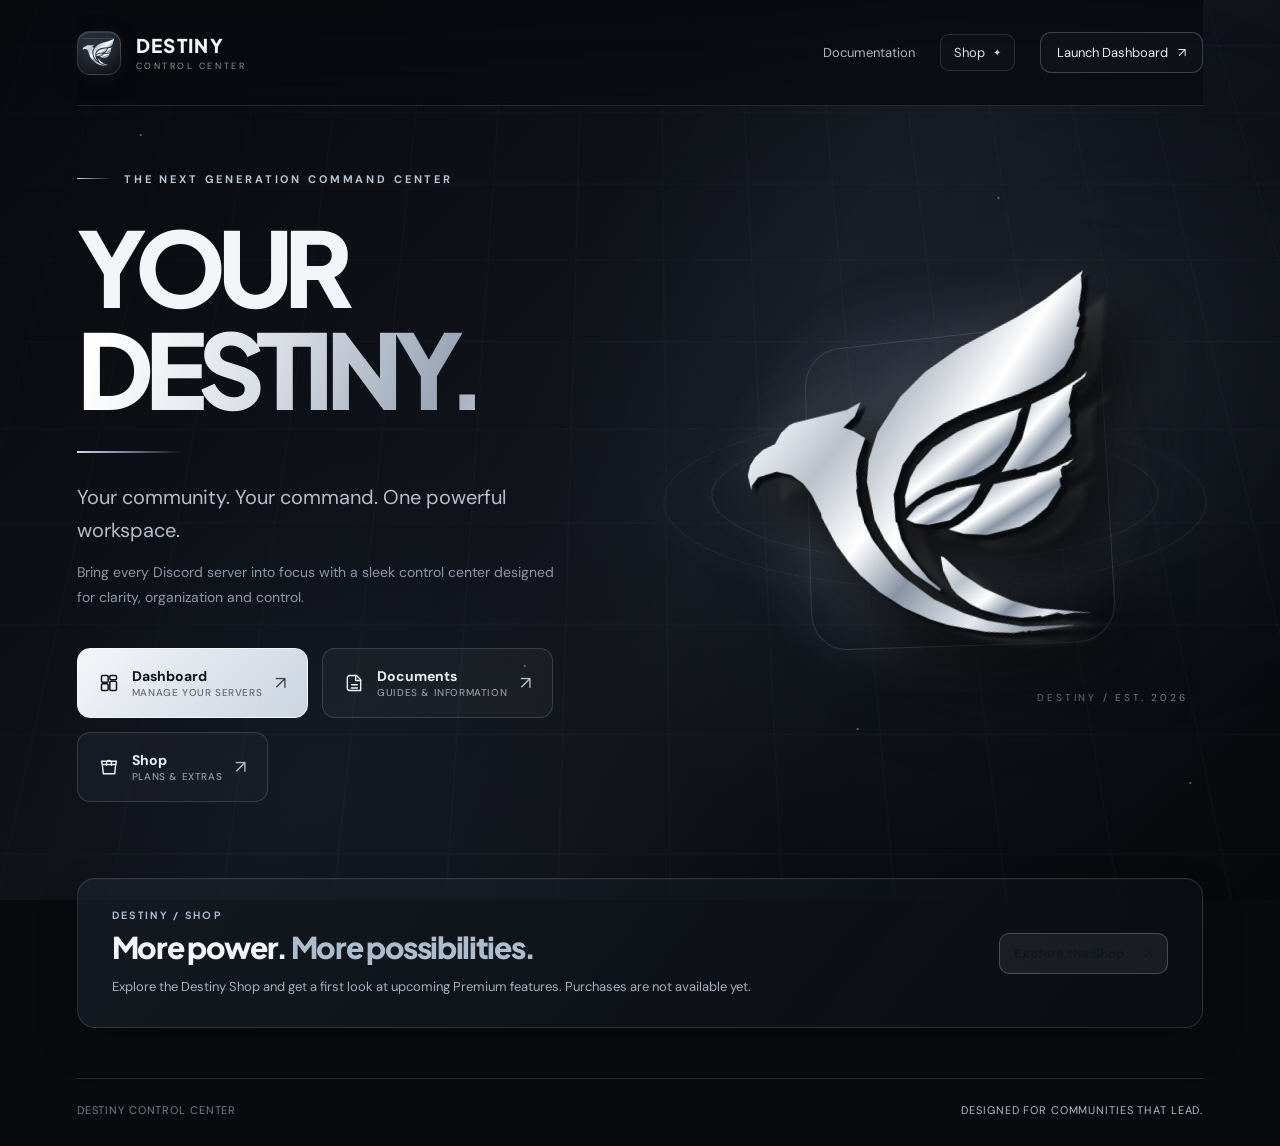
<file: index.html>
<!doctype html>
<html lang="en">
<head>
<meta charset="utf-8">
<meta name="viewport" content="width=device-width,initial-scale=1">
<meta name="theme-color" content="#07090c">
<meta name="description" content="Destiny, a modern command center for your Discord communities. Explore the dashboard and documentation.">
<meta property="og:title" content="Destiny | Control Center">
<meta property="og:description" content="One system. Every community. Enter the Destiny dashboard.">
<title>Destiny | Control Center</title>
<link rel="icon" href="./assets/destiny-eagle.svg" type="image/svg+xml">
<link rel="preconnect" href="https://fonts.googleapis.com">
<link rel="preconnect" href="https://fonts.gstatic.com" crossorigin>
<link href="https://fonts.googleapis.com/css2?family=DM+Sans:wght@400;500;600;700&family=Plus+Jakarta+Sans:wght@400;500;600;700;800&display=swap" rel="stylesheet">
<style>
:root{color-scheme:dark;--bg:#07080b;--ink:#f3f5f8;--muted:#949aa7;--metal:#c8cfd9}
*{box-sizing:border-box}
html{scroll-behavior:smooth}
body{margin:0;min-height:100vh;color:var(--ink);font:400 15px 'DM Sans',sans-serif;background:#07080b;overflow-x:hidden}
a{color:inherit;text-decoration:none}
a:focus-visible{outline:2px solid #e2e9f5;outline-offset:5px}
button{font:inherit}
::selection{background:#a8b3c8;color:#050609}
.bg{position:fixed;inset:0;z-index:-2;overflow:hidden;pointer-events:none;background:
 radial-gradient(ellipse 43% 65% at 74% 48%,#37435836 0%,transparent 75%),
 radial-gradient(ellipse 30% 50% at 25% 87%,#252c3e38,transparent 75%),
 linear-gradient(135deg,#08090d 0%,#11141c 51%,#06080b 100%)}
.bg::before{content:"";position:absolute;inset:-100px;opacity:.26;background:
 linear-gradient(#8595a31e 1px,transparent 1px),linear-gradient(90deg,#8595a31e 1px,transparent 1px);
 background-size:76px 76px;transform:perspective(620px) rotateX(14deg) scale(1.25);
 mask-image:linear-gradient(90deg,transparent 0%,#000 35%,#000 100%);
 animation:grid-shift 28s linear infinite}
.bg::after{content:"";position:absolute;inset:0;opacity:.5;background:
 radial-gradient(2px 2px at 11% 15%,#edf4ff,transparent 80%),
 radial-gradient(2px 2px at 78% 22%,#edf4ff,transparent 80%),
 radial-gradient(2px 2px at 41% 74%,#edf4ff,transparent 80%),
 radial-gradient(2px 2px at 93% 87%,#edf4ff,transparent 80%),
 radial-gradient(2px 2px at 67% 81%,#edf4ff,transparent 80%);
 animation:starlight 9s ease-in-out infinite alternate}
.orb{position:absolute;width:54vw;height:54vw;max-width:850px;max-height:850px;right:-16vw;top:2vh;border-radius:50%;filter:blur(65px);background:radial-gradient(circle,#b2c5eb10 0%,#697baf06 35%,transparent 70%);animation:orbreathe 12s ease-in-out infinite alternate}
.scan{position:absolute;width:40vw;height:200vh;left:40%;top:-55vh;transform:rotate(24deg);background:linear-gradient(90deg,transparent,#f6f7ff05,transparent);animation:scanpass 17s linear infinite}
.shell{max-width:1390px;min-height:100vh;margin:0 auto;padding:0 clamp(24px,6vw,91px);display:flex;flex-direction:column;position:relative}
nav{height:106px;display:flex;align-items:center;justify-content:space-between;border-bottom:1px solid #e2eaf113;gap:12px}
.brand{display:flex;align-items:center;gap:15px}
.brand-icon{width:44px;height:44px;display:grid;place-items:center;border-radius:13px;background:linear-gradient(155deg,#28303b,#0d1015);border:1px solid #d9e2ef2b;box-shadow:0 9px 28px #0007}
.brand-icon img{width:33px;height:30px;object-fit:contain;filter:drop-shadow(0 3px 8px #ffffff33)}
.brand-name{font:800 19px 'Plus Jakarta Sans',sans-serif;letter-spacing:.07em}
.brand-sub{font-size:9px;letter-spacing:.28em;color:#8994a7;margin-top:2px}
.nav-right{display:flex;align-items:center;gap:25px;color:#aeb6c3;font-size:13px}
.nav-right a:hover{color:white}
.nav-right .nav-enter{display:flex;gap:10px;align-items:center;border:1px solid #a4b2c54a;padding:11px 16px;border-radius:11px;color:#e8edf5;background:#e7eff707;transition:.25s}
.nav-right .nav-enter:hover{transform:translateY(-2px);border-color:#ccd9e7a1;background:#f5f9ff12}
.hero{flex:1;min-height:640px;display:grid;grid-template-columns:minmax(0,1.03fr) minmax(360px,.97fr);align-items:center;column-gap:20px;padding:58px 0 76px}
.hero-copy{position:relative;z-index:2;animation:enter-up .85s both cubic-bezier(.2,.8,.2,1)}
.eyebrow{display:inline-flex;align-items:center;gap:12px;margin-bottom:29px;font-size:11px;font-weight:700;letter-spacing:.26em;color:#bac5d4}
.eyebrow::before{content:"";width:35px;height:1px;background:linear-gradient(90deg,#cdd9ec,#ffffff00)}
.h1{margin:0;font:800 clamp(62px,8.1vw,121px)/.99 'Plus Jakarta Sans',sans-serif;letter-spacing:-.083em}
.h1 span{display:block}
.h1 .metallic{background:linear-gradient(110deg,#fff 5%,#d9dee6 35%,#9ba6b7 64%,#f4f6fb 90%);-webkit-background-clip:text;background-clip:text;color:transparent;padding-right:.07em}
.hero-line{width:105px;height:2px;margin:31px 0 28px;background:linear-gradient(90deg,#cfdaf0,#73809a,transparent)}
.lead{color:#b4bdca;font-size:clamp(17px,1.65vw,20px);line-height:1.65;max-width:480px;margin:0 0 13px}
.sublead{color:#8c96a6;line-height:1.8;max-width:480px;margin:0 0 38px;font-size:14px}
.actions{display:flex;gap:14px;align-items:stretch;flex-wrap:wrap}
.action{position:relative;display:flex;align-items:center;gap:13px;min-width:190px;padding:18px 21px;border-radius:13px;border:1px solid #a8b6c638;background:#ffffff09;backdrop-filter:blur(12px);font-weight:700;font-size:14px;overflow:hidden;transition:transform .28s,box-shadow .28s,border-color .28s,background .28s}
.action svg{width:20px;height:20px;flex-shrink:0}
.action .arrow{margin-left:auto;font-size:18px;font-weight:400;opacity:.75}
.action::after{content:"";position:absolute;inset:0;background:linear-gradient(110deg,transparent 25%,#ffffff20 50%,transparent 75%);transform:translateX(-160%);transition:transform .65s}
.action:hover::after{transform:translateX(150%)}
.action:hover{transform:translateY(-4px);border-color:#dbe4ee97;box-shadow:0 15px 32px #0006}
.action.primary{background:linear-gradient(135deg,#f4f6f9,#cbd4e0);color:#10141a;border-color:#f5f9ff}
.action.primary:hover{background:linear-gradient(135deg,#fff,#dce5f2)}
.action.secondary{color:#edf1f8}
.action.secondary:hover{background:#ffffff16}
.action .action-copy{display:flex;flex-direction:column;gap:1px}
.action small{color:inherit;opacity:.58;letter-spacing:.06em;font-weight:500;font-size:10px}
.hero-visual{min-height:480px;position:relative;isolation:isolate;display:grid;place-items:center;perspective:1150px;animation:enter-visual 1.1s .16s both cubic-bezier(.2,.8,.2,1)}
.visual-halo{width:min(460px,97%);aspect-ratio:1;position:absolute;border-radius:50%;background:radial-gradient(circle,#d7e1f41c 0%,#b0c5e20a 39%,transparent 69%);filter:blur(5px)}
.visual-ring{width:min(440px,98%);aspect-ratio:1;position:absolute;border:1px solid #c0d0df23;border-radius:50%;transform:rotateX(73deg) rotateZ(-25deg);box-shadow:0 0 45px #ffffff09,inset 0 0 55px #b5c4e208;animation:ringpulse 9s ease-in-out infinite}
.visual-ring:nth-of-type(2){width:min(530px,115%);opacity:.65;transform:rotateX(72deg) rotateZ(27deg);animation-delay:-4s}
.ambience{position:absolute;inset:3%;border-radius:50%;background:radial-gradient(circle,#849ab32a 0%,transparent 61%);filter:blur(18px);animation:orbreathe 8s ease-in-out infinite alternate}
.emblem-stage{position:relative;width:min(480px,100%);aspect-ratio:1;display:grid;place-items:center;transform-style:preserve-3d;transform:rotateZ(-10deg) rotateX(calc(9deg + var(--mx,0deg))) rotateY(calc(-16deg + var(--my,0deg)));transition:transform .45s cubic-bezier(.2,.8,.2,1);z-index:2}
.eagle-float{width:100%;height:100%;display:grid;place-items:center;position:relative;transform-style:preserve-3d;animation:eaglehover 7s ease-in-out infinite}
.eagle-depth,.eagle-face{position:absolute;width:83%;height:80%;object-fit:contain;user-select:none;pointer-events:none}
.eagle-depth{transform:translate3d(12px,15px,-21px);filter:brightness(.24) saturate(.75) blur(2px) drop-shadow(20px 25px 25px #000c);opacity:.85}
.eagle-face{transform:translateZ(25px);filter:drop-shadow(5px 6px 1px #080b0f) drop-shadow(15px 27px 29px #000d) drop-shadow(0 0 30px #e7f1ff21)}
.emblem-stage::before{content:"";width:68%;aspect-ratio:1;border:1px solid #d5e4f028;border-radius:40px;position:absolute;z-index:-1;transform:translateZ(-60px) rotate(8deg);background:linear-gradient(135deg,#e8f2ff06,#ffffff00 60%);box-shadow:0 0 80px #d9e6f40a}
.emblem-stage::after{content:"";position:absolute;bottom:16%;width:56%;height:13%;background:#000a;border-radius:50%;filter:blur(29px);transform:translate3d(30px,30px,-60px);z-index:-2}
.visual-caption{position:absolute;right:3%;bottom:4%;font-size:10px;letter-spacing:.28em;color:#6e7b8c}
footer{display:flex;justify-content:space-between;align-items:center;gap:12px;padding:24px 0 29px;color:#777f8c;border-top:1px solid #e4edf115;font-size:11px;letter-spacing:.08em}
footer span:last-child{color:#b0bbc9}
@keyframes enter-up{from{opacity:0;transform:translateY(30px)}to{opacity:1;transform:translateY(0)}}
@keyframes enter-visual{from{opacity:0;transform:translate(30px,12px) scale(.93)}to{opacity:1;transform:translate(0,0) scale(1)}}
@keyframes eaglehover{0%,100%{transform:translateY(5px)}50%{transform:translateY(-12px)}}
@keyframes grid-shift{from{background-position:0 0,0 0}to{background-position:0 76px,76px 0}}
@keyframes starlight{from{opacity:.22}to{opacity:.6}}
@keyframes ringpulse{0%,100%{opacity:.4}50%{opacity:.9}}
@keyframes orbreathe{from{transform:scale(.94);opacity:.45}to{transform:scale(1.12);opacity:.95}}
@keyframes scanpass{0%{left:-80%}100%{left:130%}}
.nav-shop{padding:9px 13px;border:1px solid #e5f0fb23;border-radius:9px;background:#ffffff05;color:#d6e0ec;display:inline-flex;align-items:center;gap:8px;transition:border-color .2s,background .2s}
.nav-shop:hover{border-color:#d8e5f17a;background:#ffffff11}
.nav-shop span{color:#c8d3e2;font-size:10px}
.shop-action{background:linear-gradient(115deg,#71829b14,#ffffff05)}
.shop-preview{display:flex;align-items:center;justify-content:space-between;gap:25px;padding:30px 34px;margin:0 0 50px;border-radius:18px;border:1px solid #d5e0f134;background:radial-gradient(ellipse at 85% 0%,#d0e3ff19,transparent 54%),linear-gradient(110deg,#1b2230aa,#0e1118b3);box-shadow:0 22px 50px #0003}
.shop-label{font:700 10px 'Plus Jakarta Sans',sans-serif;letter-spacing:.23em;color:#adbdcf;margin-bottom:8px}
.shop-preview h2{font:800 clamp(20px,2.35vw,30px)/1.25 'Plus Jakarta Sans',sans-serif;letter-spacing:-.045em;margin:0 0 10px}
.shop-preview h2 span{color:#aebdce}
.shop-preview p{max-width:650px;color:#a4afbd;line-height:1.6;margin:0;font-size:13px}
.shop-preview-link{border-radius:11px;padding:14px 19px;display:flex;align-items:center;gap:19px;justify-content:space-between;white-space:nowrap;background:linear-gradient(125deg,#f4f7fb,#ced8e5);color:#121820;font-weight:800;font-size:13px;transition:transform .22s,box-shadow .22s}
.shop-preview-link:hover{transform:translateY(-3px);box-shadow:0 13px 35px #0005}
@media(max-width:760px){.shop-preview{flex-direction:column;align-items:stretch;margin-bottom:27px;padding:25px}.shop-preview-link{justify-content:center}.nav-right .nav-shop{font-size:12px;padding:9px 10px}}
@media(max-width:430px){.nav-right>a:first-child{display:none}.nav-right{gap:7px}.nav-right .nav-shop{display:inline-flex;font-size:12px}.shop-preview{padding:23px}.shop-preview h2{font-size:23px}}
@media(max-width:1040px){.hero{grid-template-columns:1fr .9fr}.h1{font-size:clamp(59px,9.4vw,92px)}.hero-visual{min-height:390px}}
@media(max-width:760px){nav{height:85px}.nav-right{gap:13px}.nav-right .nav-enter{padding:9px 11px}.brand-name{font-size:16px}.brand-sub{font-size:8px}.hero{display:flex;flex-direction:column-reverse;gap:0;padding:16px 0 46px;min-height:auto}.hero-visual{width:100%;min-height:300px;max-height:350px}.emblem-stage{width:min(330px,100%)}.visual-ring{width:330px}.visual-ring:nth-of-type(2){width:385px}.hero-copy{text-align:center;width:100%}.eyebrow{justify-content:center;margin-bottom:19px}.hero-line{margin:23px auto}.h1{font-size:clamp(56px,13vw,82px)}.lead,.sublead{margin-left:auto;margin-right:auto}.actions{justify-content:center}.visual-caption{display:none}footer{font-size:9px}.shell{padding:0 23px}}
@media(max-width:430px){.nav-right>a:first-child{display:none}.action{width:100%;max-width:355px}.hero-visual{min-height:265px}.emblem-stage{width:285px}.hero-copy{margin-top:4px}.lead{font-size:17px}.sublead{font-size:13px}.h1{font-size:54px}footer span:last-child{display:none}}
@media(prefers-reduced-motion:reduce){*,*::before,*::after{scroll-behavior:auto!important;animation:none!important;transition:none!important}}
</style>
<link rel="stylesheet" href="./assets/site-refinement.css?v=1"></head>
<body>
<div class="bg" aria-hidden="true"><div class="orb"></div><div class="scan"></div></div>
<div class="shell">
<nav aria-label="Main navigation">
<a class="brand" href="./" aria-label="Destiny home">
 <span class="brand-icon"><img src="./assets/destiny-eagle.svg" alt=""></span>
 <span><span class="brand-name">DESTINY</span><span class="brand-sub" style="display:block">CONTROL CENTER</span></span>
</a>
<div class="nav-right"><a href="./documents.html">Documentation</a><a href="./shop.html" class="nav-shop">Shop <span aria-hidden="true">✦</span></a><a class="nav-enter" href="./dashboard.html">Launch Dashboard <span aria-hidden="true">↗</span></a></div>
</nav>
<main class="hero">
<section class="hero-copy">
 <div class="eyebrow">THE NEXT GENERATION COMMAND CENTER</div>
 <h1 class="h1"><span>YOUR</span><span class="metallic">DESTINY.</span></h1>
 <div class="hero-line"></div>
 <p class="lead">Your community. Your command. One powerful workspace.</p>
 <p class="sublead">Bring every Discord server into focus with a sleek control center designed for clarity, organization and control.</p>
 <div class="actions">
  <a class="action primary" href="./dashboard.html" aria-label="Enter Destiny dashboard"><svg viewBox="0 0 24 24" fill="none" stroke="currentColor" stroke-width="1.8" stroke-linecap="round" stroke-linejoin="round" aria-hidden="true"><rect x="3" y="3" width="8" height="8" rx="1.5"/><rect x="13" y="3" width="8" height="5" rx="1.5"/><rect x="13" y="10" width="8" height="11" rx="1.5"/><rect x="3" y="13" width="8" height="8" rx="1.5"/></svg><span class="action-copy">Dashboard<small>MANAGE YOUR SERVERS</small></span><span class="arrow" aria-hidden="true">↗</span></a>
  <a class="action secondary" href="./documents.html" aria-label="Open Destiny documents"><svg viewBox="0 0 24 24" fill="none" stroke="currentColor" stroke-width="1.7" stroke-linecap="round" stroke-linejoin="round" aria-hidden="true"><path d="M7 3h8l5 5v13H7a3 3 0 0 1-3-3V6a3 3 0 0 1 3-3Z"/><path d="M14 3v6h6M9 14h7M9 18h7"/></svg><span class="action-copy">Documents<small>GUIDES & INFORMATION</small></span><span class="arrow" aria-hidden="true">↗</span></a>
  <a class="action secondary shop-action" href="./shop.html" aria-label="Explore Destiny Shop"><svg viewBox="0 0 24 24" fill="none" stroke="currentColor" stroke-width="1.7" stroke-linecap="round" stroke-linejoin="round" aria-hidden="true"><path d="M4 9h16l-1.2 11H5.2L4 9Z"/><path d="M9 10V7a3 3 0 0 1 6 0v3M4 9l-1-4h18l-1 4"/></svg><span class="action-copy">Shop<small>PLANS &amp; EXTRAS</small></span><span class="arrow" aria-hidden="true">↗</span></a>
 </div>
</section>
<div class="hero-visual" aria-label="Silver Destiny eagle symbol with subtle 3D animation">
 <div class="visual-halo"></div><div class="visual-ring"></div><div class="visual-ring"></div><div class="ambience"></div>
 <div class="emblem-stage" id="eagle-stage">
  <div class="eagle-float">
   <img class="eagle-depth" src="./assets/destiny-eagle.svg" alt="">
   <img class="eagle-face" src="./assets/destiny-eagle.svg" alt="Destiny eagle">
  </div>
 </div>
 <span class="visual-caption">DESTINY / EST. 2026</span>
</div>
</main>
<section class="shop-preview" aria-labelledby="shop-preview-title">
 <div class="shop-preview-copy"><div class="shop-label">DESTINY / SHOP</div><h2 id="shop-preview-title">More power. <span>More possibilities.</span></h2><p>Explore the Destiny Shop and get a first look at upcoming Premium features. Purchases are not available yet.</p></div>
 <a class="shop-preview-link" href="./shop.html">Explore the Shop <span aria-hidden="true">↗</span></a>
</section>
<footer><span>DESTINY CONTROL CENTER</span><span>DESIGNED FOR COMMUNITIES THAT LEAD.</span></footer>
</div>
<script>
(function(){
 // Existing FadeHost deployments may still return the OAuth ticket to the
 // previous dashboard root. Forward it to the real authenticated dashboard
 // without modifying, logging, or retaining the single-use ticket.
 const params=new URLSearchParams(location.search);
 if(params.has('destiny_ticket') || params.has('destiny_error')){
   const url=new URL('./dashboard.html',location.href);
   url.search=location.search;
   url.hash=location.hash||'#My%20Servers';
   location.replace(url.toString());
   return;
 }
 const stage=document.getElementById('eagle-stage');
 if(!stage || window.matchMedia('(prefers-reduced-motion: reduce)').matches || !window.matchMedia('(hover: hover)').matches)return;
 const visual=stage.closest('.hero-visual');
 visual.addEventListener('pointermove',function(e){
   const bounds=visual.getBoundingClientRect();
   const dx=(e.clientX-(bounds.left+bounds.width/2))/bounds.width;
   const dy=(e.clientY-(bounds.top+bounds.height/2))/bounds.height;
   stage.style.setProperty('--my',(dx*13).toFixed(2)+'deg');
   stage.style.setProperty('--mx',(-dy*10).toFixed(2)+'deg');
 });
 visual.addEventListener('pointerleave',function(){stage.style.setProperty('--my','0deg');stage.style.setProperty('--mx','0deg');});
})();
</script>
</body>
</html>
</file>
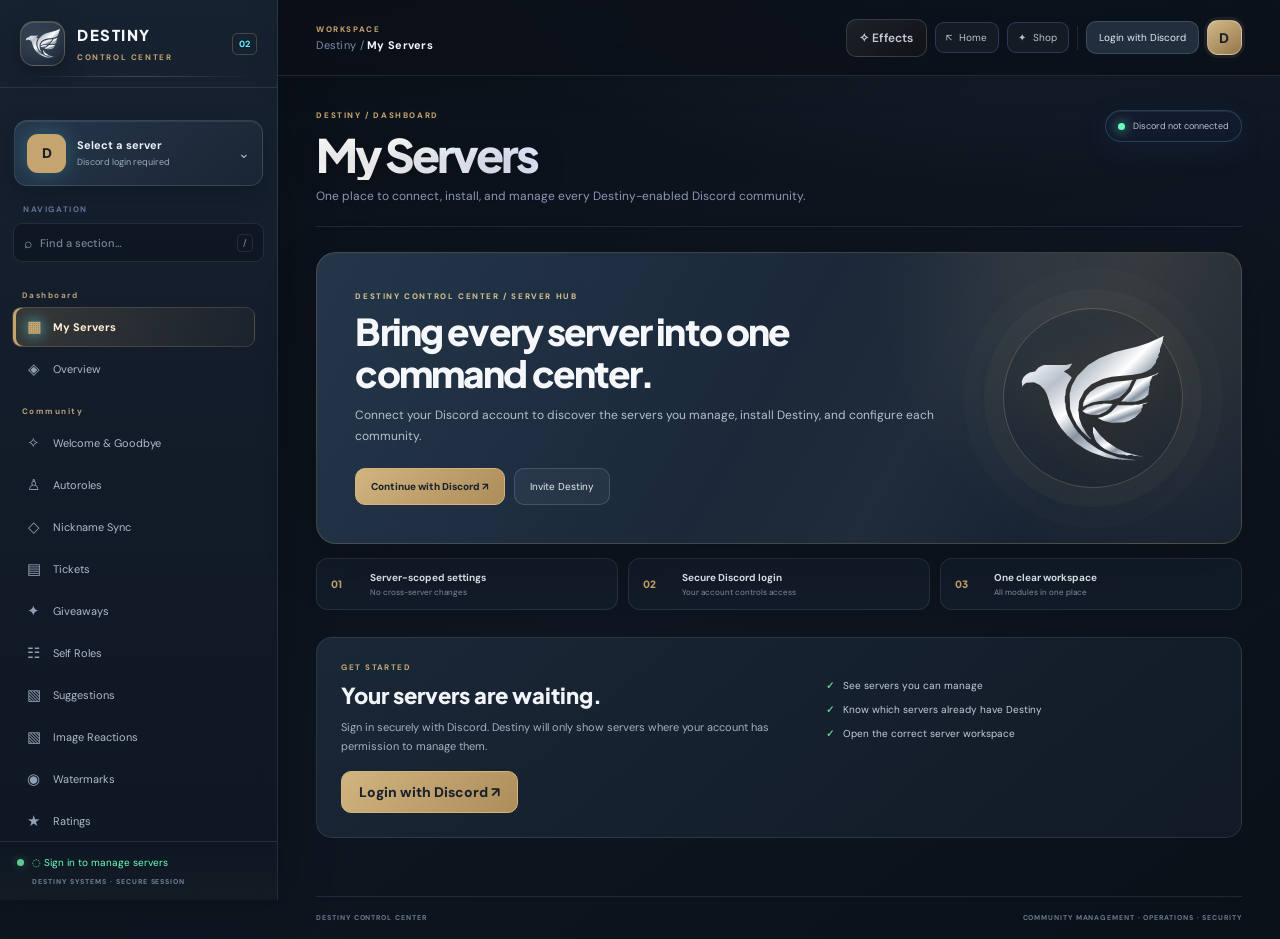
<file: dashboard.html>
<!doctype html><html lang="en"><head><meta charset="utf-8"><meta name="viewport" content="width=device-width,initial-scale=1"><meta name="theme-color" content="#0b0d13"><title>Dashboard | Destiny Control Center</title><link rel="preconnect" href="https://fonts.googleapis.com"><link href="https://fonts.googleapis.com/css2?family=DM+Sans:wght@400;500;600;700&family=Plus+Jakarta+Sans:wght@400;500;600;700;800&display=swap" rel="stylesheet"><style>
:root{color-scheme:dark;--bg:#060708;--panel:#101113;--line:#25272b;--muted:#8c929b;--fg:#f5f6f8;--accent:#d7dce6}*{box-sizing:border-box}body{margin:0;background:var(--bg);color:var(--fg);font:14px 'DM Sans',sans-serif}button,input,textarea,select{font:inherit}button{cursor:pointer}button:focus-visible,input:focus-visible,textarea:focus-visible{outline:2px solid var(--accent);outline-offset:2px}.app{display:flex;min-height:100vh}.sidebar{width:270px;background:#0b0c0e;border-right:1px solid #242734;position:sticky;top:0;height:100vh;display:flex;flex-direction:column;flex-shrink:0}.logo{display:flex;align-items:center;gap:12px;padding:26px 23px}.emblem{background:linear-gradient(135deg,#f3f5f8,#838b9c);color:#0b0d10;font:800 22px 'Plus Jakarta Sans';width:40px;height:40px;display:grid;place-items:center;border-radius:13px}.logo strong{font:800 17px 'Plus Jakarta Sans'}.logo small{display:block;color:var(--muted);font-size:10px;letter-spacing:.15em;margin-top:4px}.server-select{margin:0 15px 19px;padding:12px;border:1px solid #35394a;border-radius:12px;background:#151619;display:flex;align-items:center;gap:11px}.server-icon{background:#363250;color:#d6d0ff;padding:11px;border-radius:10px;font-weight:800}.server-select strong{display:block}.server-select small{color:#969bb0;font-size:11px}.server-select .chev{margin-left:auto;color:#a2a8bb}.navscroll{overflow-y:auto;padding:0 13px 18px;scrollbar-width:thin}.nav-group{font-size:10px;font-weight:800;letter-spacing:.15em;color:#72788c;margin:23px 12px 10px}.navitem{width:100%;background:none;border:0;color:#a2a8ba;padding:12px 13px;border-radius:10px;display:flex;align-items:center;gap:12px;text-align:left;transition:background .2s,color .2s,transform .2s}.navitem:hover{background:#202332;color:white}.navitem.active{background:#ffffff12;color:#f8f9fb;font-weight:700}.navitem .glyph{font-size:18px;width:20px;text-align:center}.sidebar-foot{margin-top:auto;border-top:1px solid var(--line);padding:18px 23px;color:#9ba0b0;font-size:12px}.main{min-width:0;flex:1}.topbar{height:78px;border-bottom:1px solid var(--line);display:flex;align-items:center;justify-content:space-between;padding:0 clamp(20px,4vw,55px);gap:15px}.breadcrumb{color:#9ca2b4}.breadcrumb strong{color:white}.right{display:flex;gap:10px;align-items:center}.button{background:#202331;border:1px solid #34384b;color:#e9eaf5;border-radius:10px;padding:11px 15px;transition:transform .2s,background .2s}.button:hover{transform:translateY(-2px);background:#2a2d40}.button.primary{background:#f3f4f6;border-color:#f3f4f6;color:#111214;font-weight:800}.avatar{width:36px;height:36px;background:#282b31;border-radius:50%;display:grid;place-items:center;font-weight:800}.content{max-width:1280px;padding:36px clamp(20px,4vw,55px) 80px;margin:auto}.pagehead{display:flex;align-items:flex-end;justify-content:space-between;gap:18px;margin-bottom:30px}.eyebrow{color:#c8ced9;font-size:11px;letter-spacing:.15em;text-transform:uppercase;font-weight:800}.pagehead h1{font:800 clamp(26px,3vw,35px) 'Plus Jakarta Sans';letter-spacing:-.04em;margin:10px 0}.pagehead p{color:var(--muted);margin:0;line-height:1.7;max-width:650px}.status{display:inline-flex;align-items:center;gap:8px;background:#241f2c;color:#d9bedb;border:1px solid #514057;border-radius:30px;padding:9px 13px;font-size:12px}.status i{width:7px;height:7px;border-radius:50%;background:#f5bf71}.stats{display:grid;grid-template-columns:repeat(4,minmax(0,1fr));gap:15px}.card{background:var(--panel);border:1px solid var(--line);border-radius:15px;padding:22px;transition:border-color .2s,transform .2s}.card:hover{border-color:#514c75}.card .metric{font:800 31px 'Plus Jakarta Sans';margin:18px 0 6px}.card .label{color:#b5bac9}.card small{color:#858c9f}.heading{font:800 18px 'Plus Jakarta Sans';margin:34px 0 16px}.feature-grid{display:grid;grid-template-columns:repeat(3,minmax(0,1fr));gap:15px}.feature{min-height:175px;text-align:left;display:flex;flex-direction:column;align-items:flex-start}.feature .symbol{font-size:24px;background:#25272c;border-radius:12px;padding:10px;margin-bottom:17px;color:#d6dce7}.feature strong{font:700 15px 'Plus Jakarta Sans';margin-bottom:7px}.feature p{margin:0;color:var(--muted);line-height:1.6;flex:1}.feature .arrow{align-self:flex-end;color:#b9b0ff;font-size:20px}.split{display:grid;grid-template-columns:1.6fr 1fr;gap:16px}.row{display:flex;align-items:center;justify-content:space-between;gap:12px;padding:16px 0;border-bottom:1px solid var(--line)}.row:last-child{border:0}.row small{color:var(--muted);display:block;margin-top:5px}.badge{color:#c8c1ff;background:#ffffff12;border:1px solid #ffffff25;border-radius:25px;padding:6px 10px;font-size:11px;white-space:nowrap}.panel{background:var(--panel);border:1px solid var(--line);border-radius:15px;overflow:hidden}.panel-head{padding:23px 25px;border-bottom:1px solid var(--line)}.panel-head h2{font:800 18px 'Plus Jakarta Sans';margin:0 0 7px}.panel-head p{margin:0;color:var(--muted);line-height:1.6}.fieldrow{padding:22px 25px;border-bottom:1px solid var(--line);display:grid;grid-template-columns:minmax(150px,1fr) minmax(210px,1.1fr);gap:20px;align-items:center}.fieldrow:last-child{border:0}.fieldrow strong{display:block;font-weight:700}.fieldrow small{display:block;color:var(--muted);margin-top:6px;line-height:1.6}.input{width:100%;background:#0e111a;border:1px solid #34394a;color:#f4f5ff;border-radius:10px;padding:12px 13px;min-height:44px}textarea.input{min-height:95px;resize:vertical}.toggle{width:47px;height:27px;border-radius:30px;border:1px solid #555c6d;background:#303646;position:relative;justify-self:start}.toggle:after{content:"";position:absolute;width:19px;height:19px;border-radius:50%;background:#aab0bf;top:3px;left:3px;transition:left .2s}.toggle.on{background:#8276e7}.toggle.on:after{left:23px;background:#fff}.actions{padding:18px 25px;display:flex;justify-content:flex-end;align-items:center;gap:10px}.alert{background:#241f2b;border:1px solid #53425c;color:#d6c2dc;border-radius:12px;padding:17px 20px;line-height:1.7;margin-top:18px}.catalog{display:grid;grid-template-columns:repeat(2,minmax(0,1fr));gap:12px}.command{padding:17px 20px;background:#151925;border:1px solid #303447;border-radius:12px}.command strong{font-family:monospace}.command small{float:right;color:#b5adff}.toolbar{display:flex;gap:12px;margin-bottom:20px}.toolbar .input{flex:1}.hidden{display:none!important}.menu{display:none}.overlay{display:none}@media(max-width:1100px){.stats{grid-template-columns:repeat(2,1fr)}.feature-grid{grid-template-columns:repeat(2,1fr)}}@media(max-width:760px){.sidebar{position:fixed;z-index:10;transform:translateX(-100%);transition:transform .25s}.sidebar.open{transform:none}.overlay.open{display:block;position:fixed;inset:0;background:#0009;z-index:9}.menu{display:block}.topbar{padding:0 18px}.content{padding:28px 18px}.feature-grid,.split,.catalog{grid-template-columns:1fr}.pagehead{display:block}.pagehead .status{margin-top:18px}.fieldrow{grid-template-columns:1fr;gap:12px}.right .button{font-size:12px}.stats{gap:10px}.card{padding:17px}}@media(prefers-reduced-motion:reduce){*,*:before,*:after{transition:none!important;animation:none!important}}
.ai-plans{display:grid;grid-template-columns:repeat(2,minmax(0,1fr));gap:16px;margin-bottom:20px}.ai-plan{padding:27px}.ai-plan h2{font:800 28px 'Plus Jakarta Sans';margin:17px 0 7px}.ai-plan p{color:#a4aac0;line-height:1.6;margin:0 0 18px}.premium-plan{background:radial-gradient(ellipse at 100% 0%,#7365bb35,transparent 65%),#171625;border-color:#5b606b}.ai-benefit{padding:9px 0;color:#c2c5d3}.ai-plan-foot{margin-top:21px;padding-top:18px;border-top:1px solid #38364d;color:#b5aaff;font-weight:700}.ai-usage{margin-bottom:20px}.usage-body{padding:24px}.usage-top{font-weight:700;margin-bottom:15px}.usage-track{height:12px;border-radius:20px;background:#303347;margin-bottom:12px}.usage-body small{color:#9299ac}.premium-tag{display:inline-block;margin-top:10px;background:#7664b22b;border:1px solid #7d68ba66;border-radius:7px;padding:5px 9px;color:#c5b4ff;font-size:10px;font-weight:800;letter-spacing:.07em}.premium-locked{background:#19172466}.premium-locked .input,.premium-locked .toggle{opacity:.48;cursor:not-allowed}@media(max-width:760px){.ai-plans{grid-template-columns:1fr}}
/* Destiny motion and material system */
html{scroll-behavior:smooth}body{background:radial-gradient(ellipse 65% 40% at 78% -10%,#31384428,transparent 72%),#060708;overflow-x:hidden}
body:before{content:"";position:fixed;inset:0;pointer-events:none;z-index:0;opacity:.14;background-image:radial-gradient(#a7b0be 0.6px,transparent .6px);background-size:27px 27px;mask-image:linear-gradient(to bottom,#000,transparent 75%)}
.app{position:relative;z-index:1}.sidebar{background:linear-gradient(180deg,#0d0e11,#08090a)}.logo{padding-top:30px;padding-bottom:30px}.emblem{box-shadow:0 7px 26px #a9b2c022, inset 0 1px 0 #fff9;transform:rotate(-7deg);transition:transform .55s cubic-bezier(.2,1.7,.3,1)}.emblem:hover{transform:rotate(0deg) scale(1.08)}
.topbar{background:#08090bbd;backdrop-filter:blur(20px);-webkit-backdrop-filter:blur(20px)}.content{animation:destinyEnter .65s cubic-bezier(.16,1,.3,1) both}
.card,.panel,.command{background:linear-gradient(155deg,#17191c,#101113 72%);box-shadow:0 10px 36px #00000030,inset 0 1px 0 #ffffff0a}.card{position:relative;transform-style:preserve-3d;will-change:transform;transition:transform .42s cubic-bezier(.16,1,.3,1),box-shadow .42s,border-color .42s}.card:hover{transform:perspective(950px) translateY(-5px) rotateX(1.4deg);box-shadow:0 22px 55px #0009,0 0 0 1px #ffffff0c,inset 0 1px 0 #ffffff14;border-color:#6a6f79}.feature .symbol{background:linear-gradient(145deg,#343840,#1b1e22);box-shadow:inset 0 1px 0 #ffffff1b,0 8px 20px #0006}.feature .arrow{transition:transform .3s}.feature:hover .arrow{transform:translate(4px,-4px)}.navitem{transition:background .25s,color .25s,transform .35s cubic-bezier(.16,1,.3,1)}.navitem:hover{transform:translateX(4px)}.button{transition:transform .3s cubic-bezier(.16,1,.3,1),background .2s,box-shadow .3s}.button.primary:hover{box-shadow:0 9px 30px #d6dbe52b}.button:active,.feature:active{transform:scale(.975)}.input{background:#090a0c;border-color:#34373e}.input:focus{border-color:#b3b9c5;box-shadow:0 0 0 3px #ffffff12;outline:0}.toggle.on{background:#e5e8ee}.toggle.on:after{background:#17191d}.status{background:#22201e;color:#e3d1b8;border-color:#4a4037}.eyebrow{letter-spacing:.21em}.pagehead h1{letter-spacing:-.055em}.ai-plan.premium-plan{background:radial-gradient(ellipse at 90% -10%,#8994a327,transparent 62%),linear-gradient(145deg,#191b20,#0e1012);border-color:#4c515b}.premium-tag{background:#ffffff10;border-color:#ffffff30;color:#e4e8ef}.ai-plan-foot{color:#dce0e8}.badge{color:#dce0e8}
@keyframes destinyEnter{from{opacity:0;transform:translateY(16px);filter:blur(3px)}to{opacity:1;transform:translateY(0);filter:blur(0)}}@media(prefers-reduced-motion:reduce){html{scroll-behavior:auto}.content{animation:none}.card:hover{transform:none}}
.server-empty{min-height:172px;display:flex;flex-direction:column;align-items:center;justify-content:center;gap:12px;padding:30px;text-align:center}.server-empty-icon{width:48px;height:48px;border:1px solid #393c42;background:#1b1d21;border-radius:15px;display:grid;place-items:center;color:#cdd2dc;font-size:25px}.server-empty strong{font-size:14px}.server-empty p{color:var(--muted);margin:0;line-height:1.6}.server-select{transition:background .2s,transform .3s}.server-select:hover{background:#24262b;transform:translateY(-2px)}.login-notice{position:fixed;bottom:24px;right:24px;z-index:300;max-width:380px;border:1px solid #595d65;padding:21px 44px 20px 20px;background:#1b1d21;color:#f4f5f7;border-radius:15px;box-shadow:0 25px 90px #000a;animation:destinyEnter .3s ease-out}.login-notice strong{display:block;font-size:14px}.login-notice p{font-size:13px;color:#bec2cb;line-height:1.6;margin:9px 0 0}.login-close{background:none;border:0;color:#ced3dc;position:absolute;top:13px;right:14px;font-size:16px}@media(max-width:560px){.login-notice{left:15px;right:15px;bottom:15px}}.login-hero{max-width:760px;margin:0 auto;padding:55px 25px;text-align:center;background:radial-gradient(ellipse at 50% 0%,#ffffff12,transparent 70%),#111315}.login-hero h2{font:800 clamp(24px,3vw,34px) 'Plus Jakarta Sans';margin:17px 0 12px}.login-hero p{max-width:420px;margin:0 auto 24px;line-height:1.7;color:#a0a7b5}.login-hero .button{padding:14px 30px}.login-sigil{font-size:45px;color:#eff1f5}.identity-bar{background:#16181b;border:1px solid #32353b;border-radius:13px;padding:17px 20px;margin-bottom:20px;display:flex;justify-content:space-between;gap:12px;align-items:center}.identity-bar small{display:block;margin-top:6px;color:#aeb6c4}.guild-list{padding:12px 20px}.guild-item{display:flex;gap:15px;align-items:center;justify-content:space-between;padding:17px 3px;border-bottom:1px solid #2a2d34}.guild-item:last-child{border-bottom:0}.guild-info{display:flex;gap:12px;align-items:center;min-width:0}.guild-info strong{display:block;overflow:hidden;text-overflow:ellipsis;white-space:nowrap}.guild-info small{display:block;margin-top:5px;color:#959eac}.guild-avatar{height:47px;width:47px;min-width:47px;border-radius:13px;background:linear-gradient(135deg,#454a54,#1f2229);display:flex;align-items:center;justify-content:center;font-weight:800;color:#fff;overflow:hidden}.guild-avatar img{height:100%;width:100%;object-fit:cover}@media(max-width:540px){.guild-item{align-items:flex-start;flex-direction:column}.guild-item button{margin-left:58px}}.destiny-install{display:block;margin:13px auto 0;background:#20242a;border:1px solid #484e58;color:#e8ebef}.destiny-install:hover{background:#31363d}.login-hero .destiny-install{padding:12px 23px}.back-brand{width:40px;height:40px;display:grid;place-items:center;border-radius:10px;background:linear-gradient(145deg,#222832,#090b0e);border:1px solid #393d47;transition:transform .22s ease,box-shadow .22s ease}.back-brand:hover{transform:rotate(-7deg) scale(1.05);box-shadow:0 0 25px #a5b2c728}.back-brand img{width:33px;height:33px;object-fit:contain}.back-home{font-size:12px;letter-spacing:.02em;display:inline-flex;gap:7px;align-items:center;text-decoration:none;color:#b8c0cd;border:1px solid #343841;padding:8px 11px;border-radius:9px;transition:.2s}.back-home:hover{color:white;border-color:#8e9cab;background:#ffffff08}@media(max-width:540px){.back-home{font-size:0;gap:0}.back-home span{font-size:16px}}
/* Independent Welcome / Goodbye control panels */
.welcome-grid{display:grid;grid-template-columns:repeat(2,minmax(0,1fr));gap:18px;align-items:start;margin-top:4px}
.welcome-card{min-width:0;overflow:hidden;background:rgba(17,22,31,.72);border:1px solid rgba(205,218,238,.14);backdrop-filter:blur(22px) saturate(145%);-webkit-backdrop-filter:blur(22px) saturate(145%);box-shadow:0 18px 48px rgba(0,0,0,.22)}
.welcome-panel-head{padding:23px 24px 19px;border-bottom:1px solid rgba(205,218,238,.11);display:flex;justify-content:space-between;align-items:flex-start;gap:14px;background:linear-gradient(125deg,rgba(255,255,255,.055),transparent 70%)}
.welcome-panel-head h2{font:800 21px 'Plus Jakarta Sans';margin:8px 0 6px;letter-spacing:-.025em}
.welcome-panel-head p{margin:0;color:var(--muted);line-height:1.6;max-width:360px}
.welcome-panel-body{padding:2px 22px 20px}
.welcome-card .fieldrow{padding:17px 2px;grid-template-columns:1fr;gap:9px;border-bottom:1px solid rgba(205,218,238,.09)}
.welcome-card .fieldrow>div:first-child strong{font-size:13px}
.welcome-card .fieldrow>div:first-child small{line-height:1.5}
.welcome-card textarea.input{min-height:84px}
.welcome-media{min-width:0;display:grid;gap:10px}
.welcome-media-intro strong{font-size:13px}.welcome-media-intro p{font-size:12px;color:var(--muted);line-height:1.55;margin:5px 0 0}
.welcome-dropzone{min-height:118px;border:1px dashed rgba(190,205,227,.36);border-radius:13px;background:rgba(255,255,255,.025);display:flex;flex-direction:column;align-items:center;justify-content:center;gap:5px;text-align:center;padding:18px;cursor:pointer;transition:.2s}
.welcome-dropzone:hover,.welcome-dropzone.dragging{border-color:#c3d2e7;background:rgba(190,205,227,.08)}
.welcome-dropzone:focus-visible{outline:2px solid #c3d2e7;outline-offset:3px}
.welcome-drop-icon{font-size:25px;line-height:1;color:#d5dfec}.welcome-dropzone strong{font-size:13px}.welcome-dropzone small,.welcome-image-caption{color:var(--muted);font-size:11px;line-height:1.5}
.welcome-image-preview{height:130px;border:1px solid rgba(205,218,238,.12);background:rgba(0,0,0,.18);border-radius:11px;overflow:hidden;display:flex;align-items:center;justify-content:center;text-align:center;padding:12px;color:var(--muted);font-size:12px}
.welcome-image-preview img{width:100%;height:100%;object-fit:cover}.welcome-image-controls{display:grid;grid-template-columns:minmax(0,1fr) auto;gap:8px;align-items:center}
.welcome-image-controls .button{white-space:nowrap;padding:10px 12px}
.welcome-options{display:grid;grid-template-columns:repeat(2,minmax(0,1fr));gap:10px;padding:16px 0;border-bottom:1px solid rgba(205,218,238,.09)}
.welcome-option{display:flex;align-items:center;justify-content:space-between;gap:9px;min-width:0;padding:10px 11px;border:1px solid rgba(205,218,238,.1);border-radius:11px;background:rgba(255,255,255,.025)}
.welcome-option strong{font-size:11px;display:block}.welcome-option small{font-size:10px;line-height:1.4;color:var(--muted);display:block;margin-top:4px}
.welcome-option .toggle{flex-shrink:0}.welcome-actions{padding:16px 0 0;flex-wrap:wrap}.welcome-actions .button{padding:10px 12px}
@media(max-width:1050px){.welcome-grid{grid-template-columns:1fr}}
@media(max-width:540px){.welcome-panel-head{padding:19px 16px}.welcome-panel-body{padding:2px 15px 16px}.welcome-options{grid-template-columns:1fr}.welcome-image-controls{grid-template-columns:1fr}.welcome-actions{gap:7px}.welcome-actions .button{font-size:12px}}
</style><link rel="stylesheet" href="./assets/dashboard-enhancements.css?v=1"><link rel="stylesheet" href="./assets/dashboard-refinement.css?v=1"><link rel="stylesheet" href="./assets/dashboard-premium.css?v=3"><link rel="stylesheet" href="./assets/destiny-v2.css?v=2"><link rel="stylesheet" href="./assets/dashboard-ai.css?v=1"></head><body><div class="overlay" id="overlay"></div>
<div class="app app-shell" id="app-shell">
  <aside class="sidebar" id="sidebar" aria-label="Main navigation">
    <div class="logo sidebar-brand">
      <a href="./" class="back-brand" aria-label="Back to Destiny home"><img src="./assets/destiny-eagle.svg" width="32" height="32" alt="Destiny eagle"></a>
      <div class="brand-lockup"><strong>DESTINY</strong><small>CONTROL CENTER</small></div>
      <span class="brand-version">02</span>
    </div>
    <button class="server-select" type="button" aria-label="Choose Discord server">
      <span class="server-icon">D</span>
      <span class="server-copy"><strong>Select a server</strong><small>Discord login required</small></span>
      <span class="chev" aria-hidden="true">⌄</span>
    </button>
    <div class="sidebar-label">NAVIGATION</div>
    <label class="nav-search" for="nav-search">
      <span aria-hidden="true">⌕</span>
      <input id="nav-search" type="search" placeholder="Find a section…" autocomplete="off" aria-label="Search dashboard sections">
      <kbd>/</kbd>
    </label>
    <div class="navscroll" id="nav" aria-label="Dashboard sections"></div>
    <div class="sidebar-foot">
      <div class="connection-indicator"><span class="connection-dot"></span><span id="backend-status">◌ &nbsp; Checking Destiny connection…</span></div>
      <span class="sidebar-foot-note">DESTINY SYSTEMS · SECURE SESSION</span>
    </div>
  </aside>
  <main class="main workspace-main">
    <header class="topbar">
      <div class="topbar-leading">
        <button class="button menu" id="menu" type="button" aria-label="Open navigation" aria-expanded="false">☰</button>
        <div class="breadcrumb-wrap">
          <span class="breadcrumb-overline">WORKSPACE</span>
          <span class="breadcrumb">Destiny <span class="breadcrumb-separator">/</span> <strong id="crumb">My Servers</strong></span>
        </div>
      </div>
      <div class="right topbar-actions">
        <a class="back-home" href="./" aria-label="Return to Destiny home"><span>↖</span> Home</a>
        <a class="back-home" href="./shop.html" aria-label="Open Destiny Shop"><span>✦</span> Shop</a>
        <span class="topbar-divider"></span>
        <button class="button connect-button" id="connect" type="button">Login with Discord</button>
        <div class="avatar" aria-label="Account avatar">D</div>
      </div>
    </header>
    <div class="content workspace-content" id="content" aria-live="polite"></div>
    <footer class="workspace-footer"><span>DESTINY CONTROL CENTER</span><span>COMMUNITY MANAGEMENT · OPERATIONS · SECURITY</span></footer>
  </main>
  <nav class="mobile-dock" aria-label="Quick navigation">
    <button type="button" data-mobile-nav="My Servers"><span class="dock-icon">▦</span><small>Servers</small></button>
    <button type="button" data-mobile-nav="Overview"><span class="dock-icon">◈</span><small>Overview</small></button>
    <button type="button" data-mobile-nav="Commands"><span class="dock-icon">⌘</span><small>Commands</small></button>
    <button type="button" data-mobile-nav="__menu"><span class="dock-icon">☰</span><small>Menu</small></button>
  </nav>
</div><script src="./destiny-config.js"></script><script>
const FOUNDER_IDS=['1348206616973152336','1041404091936538624'];window.DESTINY_API_URL=window.DESTINY_API_URL||'';const sections=[["My Servers","server","Dashboard","Choose a server to manage or install Destiny"],["Overview","layout-dashboard","Dashboard","Live overview for your selected Discord server"],["Welcome & Goodbye","hand","Community","Personalize member join and leave messages"],["Autoroles","users","Community","Automatic roles for members and bots"],["Nickname Sync","tag","Community","Role-based nickname templates"],["Tickets","ticket","Community","Support ticket panels and categories"],["Giveaways","gift","Community","Create and manage giveaways"],["Self Roles","list-check","Community","Role selection panels"],["Suggestions","message-square","Community","Community feedback and voting"],["Image Reactions","image","Community","Auto reactions for image channels"],["Watermarks","droplets","Community","Watermark uploaded images"],["Ratings","star","Community","Rating channels and reactions"],["Moderation","shield","Security","Manage moderation preferences"],["Anti-Raid","shield-alert","Security","Honeypot and anti-raid settings"],["Invite Tracker","user-plus","Insights","Invite statistics and leaderboards"],["Server Stats","chart-no-axes-column","Insights","Live server statistics channels"],["Deployments","calendar-clock","Operations","Schedule deployment announcements"],["Squads","users-round","Operations","Automatic fireteam creation"],["Bump Reminder","bell","Operations","DISBOARD bump reminders"],["Unsecured Role","user-x","Security","Configure the seven-day role expiry rule"],["AI Assistant","bot","Operations","Free AI and premium customization"],["Bot Appearance","palette","Operations","Premium bot nickname, picture and banner"],["Commands","terminal","Advanced","Search bot command reference"],["Discord Login","log-in","Advanced","Secure sign-in and account management"]],configs={"Welcome & Goodbye":[["Welcome channel","channel","Channel where new members are greeted"],["Welcome message","textarea","Supports {user} and {username}"],["Goodbye channel","channel","Where departure messages appear"],["Goodbye message","textarea","Message shown when a member leaves"],["Show avatar","toggle","Include profile picture in welcome image"],["Show footer","toggle","Display image footer"]],"Autoroles":[["Member roles","roles","Automatically assign to human members"],["Bot roles","roles","Automatically assign to bots"],["Apply on join","toggle","Enable role assignment for new members"]],"Nickname Sync":[["Target role","role","Role whose members receive the nickname"],["Nickname template","text","Use {username} in the nickname"],["Enforce nickname","toggle","Reapply when nicknames or roles change"]],"Tickets":[["Panel channel","channel","Where members open tickets"],["Ticket category","channel","Category for new ticket channels"],["Panel message","textarea","Description on the panel"],["Button label","text","Text on the open ticket button"],["Opening message","textarea","Message inside new tickets"]],"Giveaways":[["Giveaway title","text","Name of the event"],["Prize","text","What members can win"],["Description","textarea","Optional details"],["Duration","text","Example: 1d or 12h"],["Maximum entrants","number","Optional limit"]],"Self Roles":[["Panel channel","channel","Where role selection appears"],["Panel message","textarea","Instructions for members"],["Selectable roles","roles","Roles offered to members"],["Single selection","toggle","Only one role at a time"]],"Suggestions":[["Suggestions channel","channel","Where suggestions are posted"],["Enabled","toggle","Accept community suggestions"]],"Image Reactions":[["Image channel","channel","Image repost and reaction channel"],["Reaction emojis","text","Enter emojis separated by spaces"]],"Watermarks":[["Target channel","channel","Channel whose images are watermarked"],["Watermark text","text","Bottom-center text, max 80 characters"],["Watermark emojis","text","Optional watermark emojis"]],"Ratings":[["Rating channel","channel","Where messages receive rating reactions"],["Positive emoji","text","First rating emoji"],["Negative emoji","text","Second rating emoji"]],"Moderation":[["Moderation log channel","channel","Where moderation records appear"],["Warn thresholds","text","Requires bot integration to inspect current escalation rules"]],"Anti-Raid":[["Honeypot channel","channel","Channel monitored for unauthorized posts"],["Enabled","toggle","Enable protection"]],"Invite Tracker":[["Tracking enabled","toggle","Collect invite attribution"],["Leaderboard channel","channel","Optional reporting channel"]],"Server Stats":[["Statistics category","channel","Category for generated stat channels"],["Member count","toggle","Display member count"],["Bot count","toggle","Display bot count"],["Online count","toggle","Display online count"]],"Deployments":[["Deployment channel","channel","Channel used for announcements"],["Schedule","text","Example: tomorrow 18:30"],["Reminder","toggle","Send advance warning"]],"Squads":[["Voting message ID","text","Message containing squad reactions"],["Squad leader mode","text","Select leaders from configured candidates"]],"Bump Reminder":[["Reminder channel","channel","DISBOARD reminder channel"],["Reminder role","role","Role to mention after bump"],["Reminder enabled","toggle","Remind two hours after bump"]],"AI Assistant":[["AI enabled","toggle","Enable AI replies"],["AI channel","channel","Channel where AI is allowed"],["Memory enabled","toggle","Retain channel conversation context"]]},commands=[{"name":"ping","permission":"Public"},{"name":"members","permission":"Public"},{"name":"serverinfo","permission":"Public"},{"name":"userinfo","permission":"Public"},{"name":"history","permission":"Public"},{"name":"searchchat","permission":"Public"},{"name":"stats","permission":"Public"},{"name":"help","permission":"Public"},{"name":"site","permission":"Public"},{"name":"gif","permission":"Public"},{"name":"ai","permission":"Public"},{"name":"avatar","permission":"Public"},{"name":"servericon","permission":"Public"},{"name":"botinfo","permission":"Public"},{"name":"invites","permission":"Public"},{"name":"invites-leaderboard","permission":"Public"},{"name":"mute","permission":"Staff"},{"name":"unmute","permission":"Staff"},{"name":"ban","permission":"Staff"},{"name":"kick","permission":"Staff"},{"name":"warn","permission":"Staff"},{"name":"unwarn","permission":"Staff"},{"name":"resetstats","permission":"Staff"},{"name":"svwarn","permission":"Staff"},{"name":"svunwarn","permission":"Staff"},{"name":"resetsvstats","permission":"Staff"},{"name":"logs","permission":"Staff"},{"name":"svlogs","permission":"Staff"},{"name":"fulllogs","permission":"Staff"},{"name":"clear","permission":"Staff"},{"name":"say","permission":"Staff"},{"name":"dm","permission":"Staff"},{"name":"stop","permission":"Staff"},{"name":"start","permission":"Staff"},{"name":"deployment cancel","permission":"Staff"},{"name":"deployment reschedule","permission":"Staff"},{"name":"deployment","permission":"Staff"},{"name":"squad","permission":"Staff"},{"name":"giveaway","permission":"Staff"},{"name":"selfrole","permission":"Staff"},{"name":"rating","permission":"Staff"},{"name":"autorole","permission":"Staff"},{"name":"autorolegive","permission":"Staff"},{"name":"rolegive","permission":"Staff"},{"name":"autorolebot","permission":"Staff"},{"name":"autorolebotgive","permission":"Staff"},{"name":"rolebotgive","permission":"Staff"},{"name":"suggestion","permission":"Staff"},{"name":"imagesr","permission":"Staff"},{"name":"imagesrstats","permission":"Staff"},{"name":"imagesremove","permission":"Staff"},{"name":"welcomer","permission":"Staff"},{"name":"goodbye","permission":"Staff"},{"name":"tickets","permission":"Staff"},{"name":"antiraid","permission":"Staff"},{"name":"serverstats","permission":"Staff"},{"name":"pacimagesr","permission":"Owner"},{"name":"pacimagesrremove","permission":"Owner"},{"name":"nicknamerole","permission":"Owner"},{"name":"test","permission":"Owner"},{"name":"elink","permission":"Owner"},{"name":"turnoff","permission":"Owner"}];
const nav=document.getElementById('nav'),content=document.getElementById('content'),sidebar=document.getElementById('sidebar'),overlay=document.getElementById('overlay');let current='My Servers',draft={},selectedGuild=null;
let currentUser=null,managedGuilds=[],botConnected=false,applicationId=window.DESTINY_APPLICATION_ID||'1388987529537126500',authLoading=true,authError='';
let sessionToken=sessionStorage.getItem('destiny_session')||'';const icons={'Overview':'◈','My Servers':'▦','Welcome & Goodbye':'✧','Autoroles':'♙','Nickname Sync':'◇','Tickets':'▤','Giveaways':'✦','Self Roles':'☷','Suggestions':'▧','Image Reactions':'▧','Watermarks':'◉','Ratings':'★','Moderation':'⬡','Anti-Raid':'⚑','Invite Tracker':'♧','Server Stats':'▥','Deployments':'◷','Squads':'♟','Bump Reminder':'♧','Unsecured Role':'⌛','AI Assistant':'✳','Bot Appearance':'◈','Commands':'⌘','Discord Login':'↗'};
function el(tag,cls,txt){const x=document.createElement(tag);if(cls)x.className=cls;if(txt!==undefined)x.textContent=txt;return x}function add(parent,...children){parent.append(...children);return parent}
let group='';for(const [name,icon,g] of sections){if(g!==group){group=g;nav.append(el('div','nav-group',g))}const b=el('button','navitem');b.dataset.page=name;add(b,el('span','glyph',icons[name]||'◈'),el('span','',name));b.onclick=()=>go(name);nav.append(b)}
function header(name,subtitle){const wrap=el('div','pagehead pagehead-v3'),left=el('div','pagehead-copy');const category=sections.find(x=>x[0]===name)?.[2]||'Dashboard';add(left,el('div','eyebrow','DESTINY / '+category.toUpperCase()),el('h1','',name==='Overview'?'Command overview':name),el('p','',subtitle));const right=el('div','pagehead-context');const dot=el('i');const state=el('span','',selectedGuild?selectedGuild.name:currentUser?(currentUser.globalName||currentUser.username):'Discord not connected');add(right,dot,state);wrap.append(left,right);return wrap}
function go(name){current=name;draft={};document.getElementById('crumb').textContent=name;nav.querySelectorAll('.navitem').forEach(x=>x.classList.toggle('active',x.dataset.page===name));document.querySelectorAll('[data-mobile-nav]').forEach(x=>x.classList.toggle('active',x.dataset.mobileNav===name));sidebar.classList.remove('open');overlay.classList.remove('open');document.getElementById('menu').setAttribute('aria-expanded','false');history.replaceState(null,'',name==='My Servers'?location.pathname+location.search:'#'+encodeURIComponent(name));content.replaceChildren();content.style.animation='none';void content.offsetWidth;content.style.animation='';if(name==='My Servers')myServers();else if(name==='Overview')overview();else if(name==='Commands')showCommands();else if(name==='Discord Login')integrations();else if(name==='Unsecured Role')civilianExpirySettings();else settings(name);window.scrollTo(0,0)}
function feature(name,description){const b=el('button','card feature');const live=new Set(['Welcome & Goodbye','Autoroles','Nickname Sync','Unsecured Role']);const meta=el('span','feature-meta'+(live.has(name)?' is-live':' is-preview'),live.has(name)?'LIVE CONFIGURATION':'PREVIEW');add(b,el('span','symbol',icons[name]||'✧'),meta,el('strong','',name),el('p','',description),el('span','arrow','↗'));b.type='button';b.onclick=()=>go(name);return b}

function authApiBase(){return String(window.DESTINY_API_URL||'').trim().replace(/\/+$/,'')}
function showLoginNotice(heading,message){
 const existing=document.getElementById('login-notice');if(existing)existing.remove();
 const n=el('div','login-notice');n.id='login-notice';n.setAttribute('role','alert');
 add(n,el('strong','',heading),el('p','',message));
 const close=el('button','login-close','✕');close.setAttribute('aria-label','Dismiss notice');close.onclick=()=>n.remove();
 n.append(close);document.body.append(n);
}
async function authApi(path,opts={}){
 const base=authApiBase();if(!/^https:\/\//.test(base))throw Error('Destiny authentication service is not deployed yet.');
 const headers={'Accept':'application/json',...opts.body?{'Content-Type':'application/json'}:{},...(sessionToken?{'Authorization':'Bearer '+sessionToken}:{})};
 const response=await fetch(base+'/api'+path,{...opts,headers:{...headers,...opts.headers},cache:'no-store'});
 const data=await response.json().catch(()=>({}));
 if(!response.ok)throw Error(data.error||'Server request failed ('+response.status+').');
 return data;
}
function updateIdentity(){
 const top=document.getElementById('connect');
 top.textContent=currentUser?'Logout · '+(currentUser.globalName||currentUser.username):'Login with Discord';
 top.onclick=currentUser?logoutDiscord:loginDiscord;
 const selected=document.querySelector('.server-select');
 if(selected){
  const name=selected.querySelector('strong'),sub=selected.querySelector('small');
  name.textContent=selectedGuild?selectedGuild.name:'Select a server';
  sub.textContent=selectedGuild?'Configure this server':currentUser?'Your Discord servers':'Discord login required';
 }
 const backendStatus=document.getElementById('backend-status');
 if(backendStatus)backendStatus.textContent=botConnected&&currentUser?'●  Destiny connected':authLoading?'◌  Checking connection…':'◌  Sign in to manage servers';
 const avatar=document.querySelector('.avatar');
 if(avatar)avatar.textContent=currentUser?((currentUser.globalName||currentUser.username||'D')[0].toUpperCase()):'D';
}
function installDestiny(guildId=''){
 const id=applicationId||window.DESTINY_APPLICATION_ID||'1388987529537126500';
 if(!/^\d{17,22}$/.test(id)){showLoginNotice('Invalid application','Destiny bot application ID was not configured correctly.');return}
 const params=new URLSearchParams({client_id:id,scope:'bot applications.commands'});
 if(guildId){params.set('guild_id',guildId);params.set('disable_guild_select','true')}
 window.open('https://discord.com/oauth2/authorize?'+params.toString(),'_blank','noopener,noreferrer');
}
function loginDiscord(){
 const base=authApiBase();
 if(!/^https:\/\//.test(base)){
  showLoginNotice('Discord login needs activation','The secure Destiny API must be deployed and its public URL configured. The bot application credentials remain private on that server.');
  return;
 }
 window.location.assign(base+'/api/auth/discord');
}
async function logoutDiscord(){
 try{if(sessionToken)await authApi('/auth/logout',{method:'POST'})}catch{}
 sessionToken='';sessionStorage.removeItem('destiny_session');sessionStorage.removeItem('destiny_guild');
 currentUser=null;managedGuilds=[];selectedGuild=null;botConnected=false;authError='';
 updateIdentity();go('My Servers');
}
async function initAuth(){
 const uri=new URL(location.href),ticket=uri.searchParams.get('destiny_ticket'),loginError=uri.searchParams.get('destiny_error');
 if(ticket||loginError){
  uri.searchParams.delete('destiny_ticket');uri.searchParams.delete('destiny_error');
  history.replaceState(null,'',uri.pathname+uri.search+uri.hash);
 }
 if(loginError)authError=loginError;
 if(ticket){
  try{const data=await authApi('/auth/exchange',{method:'POST',body:JSON.stringify({ticket})});
   sessionToken=data.session;sessionStorage.setItem('destiny_session',sessionToken);currentUser=data.user;
  }catch(e){authError=e.message||'Discord sign-in failed.'}
 }
 if(sessionToken){
  try{
   const data=await authApi('/auth/me');currentUser=data.user;
   const result=await authApi('/guilds');
   managedGuilds=Array.isArray(result.guilds)?result.guilds:[];botConnected=Boolean(result.botConnected);
   applicationId=result.applicationId||applicationId;
   const last=sessionStorage.getItem('destiny_guild');
   selectedGuild=managedGuilds.find(g=>g.installed===true&&g.id===last)||null;
  }catch(e){
   authError=e.message||'Could not retrieve your Discord servers.';
   if(/log in|401|expired/i.test(authError)){sessionToken='';sessionStorage.removeItem('destiny_session');currentUser=null}
  }
 }
 authLoading=false;updateIdentity();go(current);
 if(authError)showLoginNotice('Discord connection',authError);
}
function guildIcon(guild){
 const avatar=el('div','guild-avatar');
 if(guild.icon){const img=el('img');img.alt='';img.src='https://cdn.discordapp.com/icons/'+encodeURIComponent(guild.id)+'/'+encodeURIComponent(guild.icon)+'.png?size=96';avatar.append(img)}
 else avatar.textContent=(guild.name||'D').slice(0,2).toUpperCase();
 return avatar;
}
function renderServerList(title,description,guilds,installed){
 const section=el('section','server-group'+(installed?' installed-group':' install-group'));
 const head=el('div','server-group-head');
 const heading=el('div','server-group-title');
 add(heading,el('span','server-group-kicker',installed?'CONNECTED':'AVAILABLE TO INSTALL'),
   el('h2','',title),el('p','',description));
 const count=el('span','server-count',String(guilds.length).padStart(2,'0'));
 head.append(heading,count);
 const grid=el('div','server-card-grid');
 if(!guilds.length){
  const empty=el('div','server-empty server-empty-card');
  add(empty,el('div','server-empty-icon',installed?'◈':'＋'),
   el('strong','',installed?'No connected servers yet':'No additional servers found'),
   el('p','',installed?'Install Destiny on a Discord server you manage to see it here.':'All servers you can manage already have Destiny, or none are available.'));
  grid.append(empty);
 }else for(const g of guilds){
  const card=el('article','server-card');
  card.dataset.serverName=(g.name||'').toLowerCase();
  const top=el('div','server-card-top');
  const icon=guildIcon(g);icon.classList.add('server-card-avatar');
  const state=el('span','server-state'+(installed?' is-installed':' is-available'),installed?'CONNECTED':'NOT INSTALLED');
  top.append(icon,state);
  const info=el('div','server-card-info');
  add(info,el('h3','',g.name),el('p','',installed?'Destiny is active in this server':'Add Destiny to start configuring this server'));
  const footer=el('div','server-card-footer');
  const meta=el('span','server-card-meta',installed?'SERVER WORKSPACE':'DISCORD SERVER');
  const action=el('button','button server-card-action'+(installed?' primary':''),installed?'Open workspace':'Add Destiny ↗');
  action.type='button';
  if(installed)action.onclick=()=>{selectedGuild=g;sessionStorage.setItem('destiny_guild',g.id);updateIdentity();go('Overview')};
  else action.onclick=()=>installDestiny(g.id);
  footer.append(meta,action);card.append(top,info,footer);grid.append(card);
 }
 section.append(head,grid);content.append(section);
}
function myServers(){
 content.append(header('My Servers','One place to connect, install, and manage every Destiny-enabled Discord community.'));
 const hero=el('section','servers-hero');
 const heroCopy=el('div','servers-hero-copy');
 add(heroCopy,el('div','eyebrow','DESTINY CONTROL CENTER / SERVER HUB'),
  el('h2','',currentUser?'Your communities. One command center.':'Bring every server into one command center.'),
  el('p','',currentUser?'Choose a server to open its dedicated workspace. Every setting stays scoped to the server you select.':'Connect your Discord account to discover the servers you manage, install Destiny, and configure each community.'));
 const heroArt=el('div','servers-hero-art');
 const ring=el('span','server-art-ring');const crest=el('img');crest.src='./assets/destiny-eagle.svg';crest.alt='Destiny emblem';
 heroArt.append(ring,crest);
 const heroActions=el('div','servers-hero-actions');
 if(!currentUser){
  const login=el('button','button primary','Continue with Discord ↗');login.type='button';login.onclick=loginDiscord;
  const install=el('button','button secondary-action','Invite Destiny');install.type='button';install.onclick=()=>installDestiny();
  heroActions.append(login,install);
 }else{
  const refresh=el('button','button primary','Manage servers ↓');refresh.type='button';refresh.onclick=()=>document.getElementById('server-groups')?.scrollIntoView({behavior:'smooth'});
  const logout=el('button','button secondary-action','Sign out');logout.type='button';logout.onclick=logoutDiscord;
  heroActions.append(refresh,logout);
 }
 heroCopy.append(heroActions);hero.append(heroCopy,heroArt);content.append(hero);
 const benefits=el('div','server-benefit-strip');
 for(const [symbol,title,sub] of [['01','Server-scoped settings','No cross-server changes'],['02','Secure Discord login','Your account controls access'],['03','One clear workspace','All modules in one place']]){
  const item=el('div','server-benefit');add(item,el('span','',symbol),el('strong','',title),el('small','',sub));benefits.append(item)
 }
 content.append(benefits);
 if(authLoading){
  const loading=el('section','server-loading');add(loading,el('span','loading-mark','◌'),el('strong','','Checking your Discord session'),el('p','','Connecting securely to Destiny…'));content.append(loading);return
 }
 if(!currentUser){
  const loginPanel=el('section','server-login-panel');
  const copy=el('div','server-login-copy');add(copy,el('div','eyebrow','GET STARTED'),el('h2','','Your servers are waiting.'),el('p','','Sign in securely with Discord. Destiny will only show servers where your account has permission to manage them.'));
  const points=el('div','server-login-points');
  for(const text of ['See servers you can manage','Know which servers already have Destiny','Open the correct server workspace']){const row=el('div','', '');add(row,el('span','', '✓'),el('span','',text));points.append(row)}
  const button=el('button','button primary','Login with Discord ↗');button.type='button';button.onclick=loginDiscord;
  loginPanel.append(copy,points,button);content.append(loginPanel);return
 }
 const identity=el('section','account-strip');
 const identityLeft=el('div','account-identity');
 const avatar=el('div','account-avatar',((currentUser.globalName||currentUser.username||'D')[0]).toUpperCase());
 const accountText=el('div');add(accountText,el('span','account-kicker','SIGNED IN AS'),el('strong','',currentUser.globalName||currentUser.username),el('small','',currentUser.premiumFounder?'Founder Premium · Lifetime':'Discord account connected'));
 identityLeft.append(avatar,accountText);
 const identityActions=el('div','account-actions');
 const accountBadge=el('span','account-secure','● SECURE SESSION');
 const out=el('button','button secondary-action','Sign out');out.type='button';out.onclick=logoutDiscord;
 identityActions.append(accountBadge,out);identity.append(identityLeft,identityActions);content.append(identity);
 if(!botConnected){
  const warning=el('section','server-api-warning');add(warning,el('span','warning-icon','!'),el('div','', ''));
  warning.lastChild.append(el('strong','','Destiny API connection unavailable'),el('p','','Discord login succeeded, but server membership cannot currently be verified. Server lists are hidden rather than showing unverified results.'));
  content.append(warning);return
 }
 const installed=managedGuilds.filter(g=>g.installed===true),available=managedGuilds.filter(g=>g.installed===false);
 const groupWrap=el('div','server-groups');groupWrap.id='server-groups';
 const toolbar=el('div','server-toolbar');
 const label=el('div','', '');add(label,el('h2','','Your server directory'),el('p','',managedGuilds.length+' server'+(managedGuilds.length===1?'':'s')+' available to this account'));
 const searchWrap=el('label','server-search');add(searchWrap,el('span','', '⌕'));
 const search=el('input');search.id='server-filter';search.type='search';search.placeholder='Search servers…';search.setAttribute('aria-label','Search servers');searchWrap.append(search);
 toolbar.append(label,searchWrap);groupWrap.append(toolbar);content.append(groupWrap);
 const before=content.children.length;
 renderServerList('Connected to Destiny','Open a server workspace and manage its modules.',installed,true);
 renderServerList('Ready to connect','Install Destiny on another server you manage.',available,false);
 const groups=[...content.querySelectorAll('.server-group')];
 const directory=el('div','server-directory');directory.append(...groups);content.insertBefore(directory,content.lastChild);
 search.addEventListener('input',()=>{const q=search.value.trim().toLowerCase();for(const card of directory.querySelectorAll('.server-card'))card.hidden=!card.dataset.serverName.includes(q)});
 if(!installed.length&&!available.length){
  const empty=el('div','alert','No manageable Discord servers were returned for this account. Check that your Discord account has Manage Server or Administrator permission.');
  content.append(empty)
 }
}

function aiCommandSuite(){
  const suite=el('section','ai-command-suite');
  suite.innerHTML='<div class="ai-suite-head"><div><div class="eyebrow">DESTINY / AI CONTROL ROOM</div><h2>See your intelligence at work.</h2><p>Live signals from your community, automations, and AI assistant in one focused command layer.</p></div><div class="ai-live-pill"><i></i> LIVE TELEMETRY <span>just now</span></div></div><div class="ai-kpi-grid"><article class="ai-kpi"><span class="ai-kpi-icon">✦</span><div class="ai-kpi-label">ACTIVE USERS</div><strong>12,849</strong><span class="ai-kpi-delta">↗ 18.4% <small>vs last week</small></span><div class="ai-sparkline"><b style="--h:36%"></b><b style="--h:51%"></b><b style="--h:42%"></b><b style="--h:70%"></b><b style="--h:57%"></b><b style="--h:83%"></b><b style="--h:72%"></b><b style="--h:100%"></b></div></article><article class="ai-kpi violet"><span class="ai-kpi-icon">◌</span><div class="ai-kpi-label">CONVERSATIONS</div><strong>48,290</strong><span class="ai-kpi-delta">↗ 12.7% <small>this month</small></span><div class="ai-sparkline"><b style="--h:48%"></b><b style="--h:43%"></b><b style="--h:63%"></b><b style="--h:54%"></b><b style="--h:78%"></b><b style="--h:70%"></b><b style="--h:88%"></b><b style="--h:97%"></b></div></article><article class="ai-kpi green"><span class="ai-kpi-icon">⌁</span><div class="ai-kpi-label">RESPONSE TIME</div><strong>0.42s</strong><span class="ai-kpi-delta">↘ 8.3% <small>faster than avg</small></span><div class="ai-sparkline"><b style="--h:85%"></b><b style="--h:75%"></b><b style="--h:67%"></b><b style="--h:71%"></b><b style="--h:51%"></b><b style="--h:43%"></b><b style="--h:32%"></b><b style="--h:24%"></b></div></article><article class="ai-kpi pink"><span class="ai-kpi-icon">⌁</span><div class="ai-kpi-label">CONVERSION RATE</div><strong>24.8%</strong><span class="ai-kpi-delta">↗ 6.2% <small>goal 30%</small></span><div class="ai-sparkline"><b style="--h:30%"></b><b style="--h:47%"></b><b style="--h:39%"></b><b style="--h:61%"></b><b style="--h:70%"></b><b style="--h:74%"></b><b style="--h:88%"></b><b style="--h:93%"></b></div></article></div><div class="ai-main-grid"><article class="ai-panel"><div class="ai-panel-head"><div><small>PERFORMANCE ANALYTICS</small><h3>Conversation velocity</h3></div><span class="ai-panel-chip">+18.4%</span></div><div class="ai-chart-wrap"><div class="ai-chart-grid"></div><svg class="ai-chart-svg" viewBox="0 0 700 190" preserveAspectRatio="none" aria-label="Conversation velocity chart"><defs><linearGradient id="aiArea" x1="0" x2="0" y1="0" y2="1"><stop offset="0" stop-color="#5ef4ff" stop-opacity=".32"></stop><stop offset="1" stop-color="#5ef4ff" stop-opacity="0"></stop></linearGradient></defs><path class="area" d="M0 164 C40 160 52 117 91 131 S138 156 177 113 S228 120 264 93 S315 114 350 76 S400 104 438 59 S492 91 530 48 S584 73 625 29 S674 53 700 17 L700 190 L0 190 Z"></path><path class="line2" d="M0 151 C54 130 78 148 122 110 S184 134 221 107 S277 121 318 86 S365 102 415 72 S465 89 505 54 S565 83 603 49 S661 51 700 29"></path><path class="line" d="M0 164 C40 160 52 117 91 131 S138 156 177 113 S228 120 264 93 S315 114 350 76 S400 104 438 59 S492 91 530 48 S584 73 625 29 S674 53 700 17"></path></svg><div class="ai-chart-axis"><span>Mon</span><span>Tue</span><span>Wed</span><span>Thu</span><span>Fri</span><span>Sat</span><span>Sun</span></div></div></article><article class="ai-panel ai-chat-panel"><div class="ai-panel-head"><div><small>INTELLIGENT CHAT PREVIEW</small><h3>Destiny assistant</h3></div><span class="ai-panel-chip">ONLINE</span></div><div class="ai-chat-body"><div class="ai-chat-msg"><div class="ai-chat-avatar">✦</div><div class="ai-chat-bubble">Good morning. I found 3 moderation patterns worth reviewing.</div></div><div class="ai-chat-msg user"><div class="ai-chat-bubble">Show me the highest priority one.</div><div class="ai-chat-avatar">U</div></div><div class="ai-chat-msg"><div class="ai-chat-avatar">✦</div><div class="ai-chat-bubble">A new member wave in #general is triggering repeat invite links. I can draft a safer rule.</div></div></div><div class="ai-chat-input"><span>Ask Destiny anything...</span><b>↗</b></div></article></div><div class="ai-bottom-grid"><article class="ai-panel"><div class="ai-panel-head"><div><small>AUTOMATION WORKFLOWS</small><h3>Always-on systems</h3></div><span class="ai-panel-chip">03 ACTIVE</span></div><div class="ai-workflow-list"><div class="ai-workflow-row"><span>Welcome sequence</span><b class="ai-workflow-status running">RUNNING</b></div><div class="ai-workflow-row"><span>Raid shield protocol</span><b class="ai-workflow-status">READY</b></div><div class="ai-workflow-row"><span>Weekly server digest</span><b class="ai-workflow-status">READY</b></div></div></article><article class="ai-panel"><div class="ai-panel-head"><div><small>REAL-TIME ACTIVITY</small><h3>Latest signals</h3></div><span class="ai-panel-chip">STREAM</span></div><div class="ai-activity-list"><div class="ai-activity-row"><i class="ai-activity-dot"></i><span>AI assistant resolved a ticket</span><small>2m</small></div><div class="ai-activity-row"><i class="ai-activity-dot violet"></i><span>Sentiment score improved</span><small>8m</small></div><div class="ai-activity-row"><i class="ai-activity-dot green"></i><span>New automation published</span><small>14m</small></div></div></article><article class="ai-panel ai-integrations-panel"><div class="ai-panel-head"><div><small>INTEGRATIONS</small><h3>Connected stack</h3></div><span class="ai-panel-chip">04</span></div><div class="ai-integrations-list"><div class="ai-integration-row"><i class="ai-integration-logo">D</i><span><b>Discord</b><small>Community data</small></span><strong class="connected">LIVE</strong></div><div class="ai-integration-row"><i class="ai-integration-logo">A</i><span><b>AI engine</b><small>Response layer</small></span><strong class="connected">READY</strong></div><div class="ai-integration-row"><i class="ai-integration-logo">↗</i><span><b>Webhooks</b><small>Event routing</small></span><strong class="connected">SYNCED</strong></div></div></article></div></section>';
  return suite;
}
function overview(){
 content.append(header('Overview','Your command center for server configuration, community tools, and Destiny system status.'));
 const hero=el('section','overview-hero');
 const copy=el('div','overview-hero-copy');
 add(copy,el('div','eyebrow','DESTINY / COMMAND OVERVIEW'),
   el('h2','',selectedGuild?selectedGuild.name:'Your server, simplified.'),
   el('p','',selectedGuild?'Manage this Discord community from one focused workspace. Changes remain scoped to the server selected in the sidebar.':'Choose a Discord server to unlock its management workspace.'));
 const actions=el('div','overview-hero-actions');
 const choose=el('button','button primary',selectedGuild?'Switch server':'Choose a server');
 choose.type='button';choose.onclick=()=>go('My Servers');
 const commandsBtn=el('button','button secondary-action','Explore commands ↗');
 commandsBtn.type='button';commandsBtn.onclick=()=>go('Commands');
 actions.append(choose,commandsBtn);copy.append(actions);
 const visual=el('div','overview-hero-visual');
 const halo=el('div','hero-halo');
 const eagle=el('img');eagle.src='./assets/destiny-eagle.svg';eagle.alt='Destiny eagle emblem';eagle.width=150;eagle.height=150;
 const orbit=el('span','hero-orbit');visual.append(halo,orbit,eagle);
 hero.append(copy,visual);content.append(hero);
 const stats=el('div','stats overview-stats');
 const metrics=[
  ['SERVER CONTEXT',selectedGuild?selectedGuild.name:'Not selected',selectedGuild?'Selected workspace':'Choose a server to begin'],
  ['DISCORD ACCOUNT',currentUser?(currentUser.globalName||currentUser.username):'Not connected',currentUser?'Authenticated session':'Sign in with Discord'],
  ['DESTINY API',botConnected?'Connected':'Unavailable',botConnected?'Bot connection verified':'Connection not confirmed']
 ];
 for(const [label,value,note] of metrics){
  const card=el('article','card metric-card');add(card,el('span','label',label),el('div','metric',value),el('small','',note));stats.append(card)
 }
 const quickHeading=el('div','section-heading-row');quickHeading.append(el('h2','heading','Quick access'),el('span','section-caption','YOUR DESTINY MODULES'));content.append(stats);content.append(aiCommandSuite());content.append(quickHeading);
 const grid=el('div','feature-grid overview-feature-grid');
 for(const name of ['Welcome & Goodbye','Autoroles','Nickname Sync','Unsecured Role','Tickets','Giveaways','Self Roles','Suggestions','Moderation'])
  grid.append(feature(name,sections.find(x=>x[0]===name)[3]));
 content.append(grid);
 const bottom=el('div','overview-bottom-grid');
 const activity=el('section','panel overview-panel'),ah=el('div','panel-head');
 add(ah,el('div','eyebrow','SYSTEM HEALTH'),el('h2','','Connection status'),el('p','','Live connection information available to this dashboard.'));
 activity.append(ah);
 for(const [label,value,good] of [['Dashboard interface','Operational',true],['Discord authentication',currentUser?'Connected':'Not signed in',Boolean(currentUser)],['Destiny bot API',botConnected?'Connected':'Unavailable',Boolean(botConnected)]]){
  const row=el('div','system-row'),left=el('span','',label),right=el('span','system-state'+(good?' is-good':''));
  right.append(el('i'),document.createTextNode(value));row.append(left,right);activity.append(row)
 }
 const shortcuts=el('section','panel overview-panel'),sh=el('div','panel-head');
 add(sh,el('div','eyebrow','DISCOVER'),el('h2','','Explore Destiny'),el('p','','Find the tools and information you need without digging through menus.'));
 shortcuts.append(sh);
 for(const [name,desc] of [['Commands','Browse command names, permissions, and availability.'],['Discord Login','Manage your Discord authentication session.'],['My Servers','Switch between servers or install Destiny.']]){
  const row=el('button','explore-row');add(row,el('span','',name),el('small','',desc),el('b','','↗'));row.type='button';row.onclick=()=>go(name);shortcuts.append(row)
 }
 bottom.append(activity,shortcuts);content.append(bottom);
}

async function welcomeSettings(){
 content.append(header('Welcome & Goodbye','Build two independent greeting experiences. Configure the message, destination and artwork separately for members joining and leaving.'));
 if(!moduleAccessNotice())return;
 const guildId=selectedGuild.id;
 const loading=el('div','alert','Loading greeting settings and available channels from Destiny…');
 content.append(loading);
 try{
  const data=await authApi('/guilds/'+encodeURIComponent(guildId)+'/welcome');
  if(current!=='Welcome & Goodbye'||selectedGuild?.id!==guildId)return;
  loading.remove();
  const settings=data.settings||{},channels=Array.isArray(data.channels)?data.channels:[];
  const states={
   welcome:{
    channelId:settings.welcomeChannelId||'',message:settings.welcomeMessage||'',
    title:settings.welcomeTitle||'WELCOME',description:settings.welcomeDescription||"We're glad you're here.",
    imageLink:settings.welcomeImageLink||'',imageData:'',imageConfigured:Boolean(settings.welcomeImageConfigured),
    imageClear:false,showAvatar:settings.welcomeShowAvatar!==false,
    showUsername:settings.welcomeShowUsername!==false,showFooter:settings.welcomeShowFooter!==false,
    blur:Boolean(settings.welcomeBlur)
   },
   goodbye:{
    channelId:settings.goodbyeChannelId||'',message:settings.goodbyeMessage||'',
    title:settings.goodbyeTitle||'GOODBYE',description:settings.goodbyeDescription||'We wish you the best.',
    imageLink:settings.goodbyeImageLink||'',imageData:'',imageConfigured:Boolean(settings.goodbyeImageConfigured),
    imageClear:false,showAvatar:settings.goodbyeShowAvatar!==false,
    showUsername:settings.goodbyeShowUsername!==false,showFooter:settings.goodbyeShowFooter!==false,
    blur:Boolean(settings.goodbyeBlur)
   }
  };
  const payload=onlyPanel=>{
   const v=states[onlyPanel];
   return {
    panel:onlyPanel,
    [onlyPanel+'ChannelId']:v.channelId,
    [onlyPanel+'Message']:v.message,
    [onlyPanel+'Title']:v.title,
    [onlyPanel+'Description']:v.description,
    [onlyPanel+'ImageLink']:v.imageLink,
    [onlyPanel+'ImageData']:v.imageData,
    [onlyPanel+'ImageClear']:v.imageClear,
    [onlyPanel+'ShowAvatar']:v.showAvatar,
    [onlyPanel+'ShowUsername']:v.showUsername,
    [onlyPanel+'ShowFooter']:v.showFooter,
    [onlyPanel+'Blur']:v.blur
   };
  };
  function makeField(parent,label,help,control){
   const row=el('div','fieldrow'),info=el('div');
   add(info,el('strong','',label),el('small','',help));
   row.append(info,control);parent.append(row);return row;
  }
  function updateImagePreview(state,preview,caption){
   preview.replaceChildren();
   const src=state.imageData||(/^https:\/\//i.test(state.imageLink)?state.imageLink:'');
   if(src){
    const img=el('img');img.alt='Greeting background preview';img.src=src;
    img.onerror=()=>{preview.replaceChildren();preview.append(el('span','','Preview unavailable for this link. Destiny will validate it when saving.') )};
    preview.append(img);
    caption.textContent=state.imageData?'New image ready to upload.':'Image URL entered. Save to apply it.';
   }else if(state.imageConfigured&&!state.imageClear){
    preview.append(el('span','','An image is already saved. Upload or paste another image to replace it.'));
    caption.textContent='Existing image will be kept unless you replace or remove it.';
   }else{
    preview.append(el('span','','No background image selected'));
    caption.textContent='Optional. Without artwork, Destiny sends a clean text greeting.';
   }
  }
  function createPanel(key,title,description){
   const state=states[key],card=el('section','panel welcome-card');
   const head=el('div','welcome-panel-head');
   const heading=el('div');
   add(heading,el('div','eyebrow',key==='welcome'?'MEMBER JOIN':'MEMBER LEAVE'),el('h2','',title),el('p','',description));
   const chip=el('span','badge',state.channelId?'Configured':'Not configured');
   head.append(heading,chip);card.append(head);
   const body=el('div','welcome-panel-body');card.append(body);

   const channel=el('select','input');channel.setAttribute('aria-label',title+' channel');
   const none=el('option','','Disabled · do not send');none.value='';channel.append(none);
   if(state.channelId&&!channels.some(c=>c.id===state.channelId)){
    const missing=el('option','','Previously selected channel · unavailable');missing.value=state.channelId;missing.disabled=true;channel.append(missing);
   }
   for(const ch of channels){const option=el('option','','# '+ch.name+(ch.canAttachFiles?'':' · no image uploads'));option.value=ch.id;channel.append(option)}
   channel.value=state.channelId;channel.onchange=()=>{state.channelId=channel.value;chip.textContent=state.channelId?'Configured':'Not configured'};
   makeField(body,'Destination channel','Choose where this greeting should be posted. Select Disabled to turn this greeting off.',channel);

   const message=el('textarea','input');message.maxLength=1500;message.value=state.message;
   message.placeholder=key==='welcome'?'Welcome {displayname} to {server}!':'Goodbye {displayname}. We wish you the best!';
   message.oninput=()=>state.message=message.value;
   makeField(body,'Message','Supports {user}, {username}, {displayname} and {server}. User mentions will not trigger notifications.',message);

   const titleInput=el('input','input');titleInput.maxLength=100;titleInput.value=state.title;
   titleInput.oninput=()=>state.title=titleInput.value;
   makeField(body,'Image title','Displayed over the background image. Maximum 100 characters.',titleInput);
   const desc=el('textarea','input');desc.maxLength=240;desc.value=state.description;
   desc.oninput=()=>state.description=desc.value;
   makeField(body,'Image description','Short supporting line shown on the image. Maximum 240 characters.',desc);

   const media=el('div','welcome-media');
   const mediaIntro=el('div','welcome-media-intro');
   add(mediaIntro,el('strong','','Greeting artwork'),el('p','','Upload an image, drag one here, or focus this area and paste an image with Ctrl + V. PNG, JPG, WEBP and GIF · max 5 MB.'));
   media.append(mediaIntro);
   const drop=el('div','welcome-dropzone');
   drop.tabIndex=0;drop.setAttribute('role','button');drop.setAttribute('aria-label','Upload or paste a greeting image');
   add(drop,el('span','welcome-drop-icon','＋'),el('strong','','Drop or paste an image here'),el('small','','Focus this area and press Ctrl + V to paste from clipboard'));
   const file=el('input');file.type='file';file.accept='image/png,image/jpeg,image/webp,image/gif';file.hidden=true;
   const browse=el('button','button','Choose image');browse.type='button';browse.onclick=event=>{event.stopPropagation();file.click()};drop.append(browse);
   const preview=el('div','welcome-image-preview');
   const caption=el('small','welcome-image-caption','');
   const url=el('input','input');url.type='url';url.placeholder='Paste a direct HTTPS image URL or Discord message link…';
   url.value=state.imageLink;
   url.oninput=()=>{
    state.imageLink=url.value.trim();state.imageData='';state.imageClear=false;
    if(state.imageLink)state.imageConfigured=true;
    updateImagePreview(state,preview,caption);
   };
   const fileName=el('small','welcome-image-caption','');
   function acceptImage(image){
    if(!image)return;
    const allowed=['image/png','image/jpeg','image/webp','image/gif'];
    if(!allowed.includes(image.type)){caption.textContent='Unsupported file. Use PNG, JPG, WEBP or GIF.';return}
    if(image.size>5*1024*1024){caption.textContent='That image is larger than 5 MB. Choose a smaller file.';return}
    const reader=new FileReader();
    reader.onload=()=>{
     if(typeof reader.result!=='string')return;
     state.imageData=reader.result;state.imageLink='';state.imageClear=false;state.imageConfigured=true;
     url.value='';fileName.textContent=image.name||'Pasted image';
     updateImagePreview(state,preview,caption);
    };
    reader.onerror=()=>{caption.textContent='The image could not be read. Try another file.'};
    reader.readAsDataURL(image);
   }
   file.onchange=()=>acceptImage(file.files?.[0]);
   drop.onclick=()=>drop.focus();
   drop.addEventListener('keydown',event=>{if(event.key==='Enter'||event.key===' '){event.preventDefault();drop.focus()}});
   drop.addEventListener('dragover',event=>{event.preventDefault();drop.classList.add('dragging')});
   drop.addEventListener('dragleave',()=>drop.classList.remove('dragging'));
   drop.addEventListener('drop',event=>{event.preventDefault();drop.classList.remove('dragging');acceptImage(event.dataTransfer?.files?.[0])});
   drop.addEventListener('paste',event=>{
    const items=[...(event.clipboardData?.items||[])];
    const imageItem=items.find(item=>item.type?.startsWith('image/'));
    if(imageItem){event.preventDefault();acceptImage(imageItem.getAsFile());return}
    const text=event.clipboardData?.getData('text/plain')||'';
    if(/^https:\/\//i.test(text.trim())){event.preventDefault();url.value=text.trim();url.dispatchEvent(new Event('input',{bubbles:true}))}
   });
   const imageControls=el('div','welcome-image-controls');
   const removeImage=el('button','button','Remove image');removeImage.type='button';
   removeImage.onclick=()=>{
    state.imageData='';state.imageLink='';state.imageClear=true;state.imageConfigured=false;
    url.value='';file.value='';fileName.textContent='';
    updateImagePreview(state,preview,caption);
   };
   imageControls.append(url,removeImage);
   media.append(drop,file,preview,caption,fileName,imageControls);
   makeField(body,'Background image','The selected image is rendered into a 1200 × 600 greeting card with the member details.',media);

   const options=el('div','welcome-options');
   function toggle(label,help,field){
    const wrap=el('div','welcome-option'),copy=el('div');
    add(copy,el('strong','',label),el('small','',help));
    const button=el('button','toggle'+(state[field]?' on':''));button.type='button';
    button.setAttribute('aria-label',label);button.setAttribute('aria-pressed',String(state[field]));
    button.onclick=()=>{state[field]=!state[field];button.classList.toggle('on',state[field]);button.setAttribute('aria-pressed',String(state[field]))};
    wrap.append(copy,button);options.append(wrap);
   }
   toggle('Show member avatar','Place the member’s profile picture on the greeting card.','showAvatar');
   toggle('Show username','Display the member’s Discord username on the card.','showUsername');
   toggle('Show footer','Add the community footer to the card.','showFooter');
   toggle('Blur background','Apply a soft blur to the background image.','blur');
   body.append(options);

   const actions=el('div','actions welcome-actions'),status=el('span','','');
   status.setAttribute('role','status');status.style.flex='1';status.style.fontSize='12px';status.style.color='#b9c6d8';
   const reset=el('button','button','Reset panel');reset.type='button';reset.onclick=()=>go('Welcome & Goodbye');
   const save=el('button','button primary','Save '+(key==='welcome'?'welcome':'goodbye'));
   save.type='button';
   save.onclick=async()=>{
    if(!sessionToken||!currentUser){status.textContent='Your Discord session expired. Sign in again.';return}
    if(state.channelId&&state.imageConfigured&&channels.length&&
       !channels.find(ch=>ch.id===state.channelId)?.canAttachFiles){
     status.textContent='Destiny needs Attach Files permission in the selected channel.';status.style.color='#f4b7b7';return;
    }
    save.disabled=true;reset.disabled=true;save.textContent='Saving…';status.textContent='Saving '+key+' settings to Destiny…';
    try{
     const result=await authApi('/guilds/'+encodeURIComponent(guildId)+'/welcome',{method:'PUT',body:JSON.stringify(payload(key))});
     if(current==='Welcome & Goodbye'&&selectedGuild?.id===guildId){
      status.textContent=result.ok?(key==='welcome'?'Welcome':'Goodbye')+' settings saved successfully.':'The server did not confirm the save.';
      status.style.color=result.ok?'#b3e4c8':'#f4b7b7';
      window.DestinyUI?.sound(result.ok?'success':'error');
     }
    }catch(error){
     if(current==='Welcome & Goodbye'&&selectedGuild?.id===guildId){
      status.textContent='Not saved: '+(error.message||'Unknown error.');status.style.color='#f4b7b7';
      window.DestinyUI?.sound('error');
     }
    }finally{save.disabled=false;reset.disabled=false;save.textContent='Save '+(key==='welcome'?'welcome':'goodbye')}
   };
   actions.append(status,reset,save);body.append(actions);
   updateImagePreview(state,preview,caption);
   if(state.imageLink&&!/^https:\/\//i.test(state.imageLink))fileName.textContent='Legacy Discord message image source';
   return card;
  }
  const grid=el('div','welcome-grid');
  grid.append(createPanel('welcome','Welcome panel','Configure what members see when they join your server.'));
  grid.append(createPanel('goodbye','Goodbye panel','Configure a separate message and visual style when members leave.'));
  content.append(grid);
  if(!channels.length)content.append(el('div','alert','Destiny cannot send to any text channels you can access. Check its View Channel and Send Messages permissions.'));
  content.append(el('div','alert','The Welcome and Goodbye panels save independently. Images are uploaded to Destiny’s existing server configuration and do not depend on a third-party image host. Available message variables: {user}, {username}, {displayname}, {server}.'));
 }catch(error){
  if(current!=='Welcome & Goodbye'||selectedGuild?.id!==guildId)return;
  loading.textContent='Could not load greeting settings: '+(error.message||'Unknown error.')+'. Check the FadeHost bot deployment and try again.';
  const retry=el('button','button primary','Retry');retry.style.marginTop='12px';retry.onclick=()=>go('Welcome & Goodbye');loading.append(retry);
 }
}
async function civilianExpirySettings(){
 content.append(header('Unsecured Role','Automatically remove members who keep the Unsecured Role role beyond the configured period.'));
 if(authLoading){content.append(el('div','alert','Checking your Discord session…'));return}
 if(!currentUser||!sessionToken){content.append(el('div','alert','Sign in with Discord to manage this server setting.'));const b=el('button','button primary','Login with Discord');b.onclick=loginDiscord;content.append(b);return}
 if(!selectedGuild){content.append(el('div','alert','Select a server from My Servers first.'));const b=el('button','button primary','Choose a server');b.onclick=()=>go('My Servers');content.append(b);return}
 const guildId=selectedGuild.id,panel=el('section','panel'),head=el('div','panel-head');
 add(head,el('h2','','Role expiry policy'),el('p','','Loading the live configuration from Destiny…'));panel.append(head);content.append(panel);
 try{
  const data=await authApi('/guilds/'+encodeURIComponent(guildId)+'/unprepared-civilian');
  if(current!=='Unsecured Role'||selectedGuild?.id!==guildId)return;
  const values={enabled:Boolean(data.settings?.enabled),days:Number(data.settings?.days)||7};
  head.querySelector('p').textContent='Changes apply only to '+(data.guildName||selectedGuild.name)+'. The configured role is <@&'+(data.settings?.roleId||'1551618906026807377')+'>.';
  const toggleRow=el('div','fieldrow'),toggleInfo=el('div');
  add(toggleInfo,el('strong','','Automatic removal'),el('small','','If enabled, a member is kicked only if they still have the role when the timer expires.'));
  const toggle=el('button','toggle'+(values.enabled?' on':''));toggle.type='button';toggle.setAttribute('aria-pressed',String(values.enabled));
  toggle.onclick=()=>{values.enabled=!values.enabled;toggle.classList.toggle('on',values.enabled);toggle.setAttribute('aria-pressed',String(values.enabled))};
  toggleRow.append(toggleInfo,toggle);panel.append(toggleRow);
  const durationRow=el('div','fieldrow'),durationInfo=el('div');
  add(durationInfo,el('strong','','Time limit'),el('small','','Number of full days after the role is assigned. Allowed range: 1 to 90 days.'));
  const days=el('input','input');days.type='number';days.min='1';days.max='90';days.step='1';days.value=String(values.days);days.style.maxWidth='120px';days.oninput=()=>values.days=Number(days.value);
  durationRow.append(durationInfo,days);panel.append(durationRow);
  const actions=el('div','actions'),status=el('span','','');status.setAttribute('role','status');status.style.flex='1';status.style.color='#b9c6d8';
  const save=el('button','button primary','Save changes');save.onclick=async()=>{
   if(!Number.isInteger(values.days)||values.days<1||values.days>90){status.textContent='Enter a whole number from 1 to 90.';return}
   save.disabled=true;save.textContent='Saving…';status.textContent='Saving to Destiny…';
   try{const result=await authApi('/guilds/'+encodeURIComponent(guildId)+'/unprepared-civilian',{method:'PUT',body:JSON.stringify(values)});status.textContent=result.ok?'Saved. New timers use '+result.settings.days+' days.':'Save not confirmed.';status.style.color=result.ok?'#b3e4c8':'#f4b7b7';window.DestinyUI?.sound(result.ok?'success':'error')}
   catch(error){status.textContent='Not saved: '+(error.message||'Unknown error.');status.style.color='#f4b7b7';window.DestinyUI?.sound('error')}
   finally{save.disabled=false;save.textContent='Save changes'}
  };
  actions.append(status,save);panel.append(actions);
  content.append(el('div','alert','Existing role holders receive a fresh full period the first time this rule is enabled. Removing the role cancels their timer. Reassigning it starts a new timer. Destiny needs the Kick Members permission.'));
 }catch(error){
  if(current!=='Unsecured Role'||selectedGuild?.id!==guildId)return;
  head.querySelector('p').textContent='Unable to load role-expiry settings.';
  content.append(el('div','alert','Could not load this server’s settings: '+(error.message||'Unknown error.')+'. Redeploy the latest bot if the endpoint is unavailable.'));
 }
}

function moduleAccessNotice(){
 if(authLoading){content.append(el('div','alert','Checking your Discord session…'));return false}
 if(!currentUser||!sessionToken){content.append(el('div','alert','Sign in with Discord to manage this server.'));const b=el('button','button primary','Login with Discord');b.onclick=loginDiscord;content.append(b);return false}
 if(!selectedGuild){content.append(el('div','alert','Select a server from My Servers first.'));const b=el('button','button primary','Choose a server');b.onclick=()=>go('My Servers');content.append(b);return false}
 return true;
}
function moduleField(panel,label,help,control){
 const row=el('div','fieldrow'),info=el('div');
 add(info,el('strong','',label),el('small','',help));row.append(info,control);panel.append(row);return row;
}
async function autoroleSettings(){
 content.append(header('Autoroles','Choose which roles Destiny assigns automatically when members or bots join.'));
 if(!moduleAccessNotice())return;
 const guildId=selectedGuild.id,panel=el('section','panel'),head=el('div','panel-head');
 add(head,el('h2','','Live configuration'),el('p','','Loading saved roles from the bot…'));panel.append(head);content.append(panel);
 try{
  const data=await authApi('/guilds/'+encodeURIComponent(guildId)+'/modules/autoroles');
  if(current!=='Autoroles'||selectedGuild?.id!==guildId)return;
  head.querySelector('p').textContent='Changes are saved to Destiny and apply only to '+(data.guildName||selectedGuild.name)+'.';
  const roles=Array.isArray(data.roles)?data.roles:[];
  const values={memberRoleIds:data.settings?.memberRoleIds||[],botRoleIds:data.settings?.botRoleIds||[]};
  function rolePicker(label,help,key){
   const select=el('select','input');select.multiple=true;select.size=Math.min(7,Math.max(3,roles.length));select.style.minWidth='220px';
   for(const role of roles){const option=el('option','',role.name+' · '+role.id);option.value=role.id;option.selected=values[key].includes(role.id);select.append(option)}
   select.onchange=()=>{values[key]=[...select.selectedOptions].map(o=>o.value)};
   moduleField(panel,label,help+' Hold Ctrl/Cmd to select multiple roles.',select);
  }
  rolePicker('Member autoroles','Assigned to human members when they join. Up to five roles.','memberRoleIds');
  rolePicker('Bot autoroles','Assigned to bots when they join. Up to five roles.','botRoleIds');
  const actions=el('div','actions'),status=el('span','','');status.setAttribute('role','status');status.style.flex='1';status.style.fontSize='12px';status.style.color='#b9c6d8';
  const save=el('button','button primary','Save changes');
  save.onclick=async()=>{
   if(values.memberRoleIds.length>5||values.botRoleIds.length>5){status.textContent='Choose no more than five roles in each list.';return}
   save.disabled=true;save.textContent='Saving…';status.textContent='Saving to Destiny…';
   try{const result=await authApi('/guilds/'+encodeURIComponent(guildId)+'/modules/autoroles',{method:'PUT',body:JSON.stringify(values)});status.textContent=result.ok?'Saved. New joins will use these roles.':'Save not confirmed.';status.style.color='#b3e4c8';window.DestinyUI?.sound('success')}
   catch(error){status.textContent='Not saved: '+(error.message||'Unknown error.');status.style.color='#f4b7b7';window.DestinyUI?.sound('error')}
   finally{save.disabled=false;save.textContent='Save changes'}
  };
  actions.append(status,save);panel.append(actions);
  content.append(el('div','alert','Destiny needs Manage Roles, and each selected role must be below its highest role. Empty lists disable that autorole type.'));
 }catch(error){if(current!=='Autoroles'||selectedGuild?.id!==guildId)return;head.querySelector('p').textContent='Unable to load autorole settings.';content.append(el('div','alert','Could not load this server’s settings: '+(error.message||'Unknown error.')))}
}
async function nicknameSyncSettings(){
 content.append(header('Nickname Sync','Configure role-based nickname templates and apply the rules to existing members.'));
 if(!moduleAccessNotice())return;
 const guildId=selectedGuild.id,panel=el('section','panel'),head=el('div','panel-head');
 add(head,el('h2','','Live configuration'),el('p','','Loading nickname rules from Destiny…'));panel.append(head);content.append(panel);
 try{
  const data=await authApi('/guilds/'+encodeURIComponent(guildId)+'/modules/nickname-sync');
  if(current!=='Nickname Sync'||selectedGuild?.id!==guildId)return;
  head.querySelector('p').textContent='Changes are saved to Destiny for '+(data.guildName||selectedGuild.name)+'. The highest matching configured role wins.';
  const roles=Array.isArray(data.roles)?data.roles:[];
  let rules=(data.settings?.rules||[]).map(r=>({roleId:r.roleId,template:r.template}));
  const list=el('div');panel.append(list);
  function renderRules(){
   list.replaceChildren();
   if(!rules.length)list.append(el('p','muted','No nickname rules configured. Add a rule to begin.'));
   rules.forEach((rule,index)=>{
    const row=el('div','fieldrow'),wrap=el('div');wrap.style.display='grid';wrap.style.gridTemplateColumns='minmax(150px,1fr) minmax(180px,1.4fr) auto';wrap.style.gap='10px';wrap.style.width='100%';
    const select=el('select','input');const empty=el('option','','Choose role');empty.value='';select.append(empty);
    for(const role of roles){const o=el('option','',role.name);o.value=role.id;o.selected=role.id===rule.roleId;select.append(o)}
    select.onchange=()=>rule.roleId=select.value;
    const input=el('input','input');input.placeholder='e.g. [VIP] {username}';input.value=rule.template;input.maxLength=80;input.oninput=()=>rule.template=input.value;
    const remove=el('button','button','Remove');remove.type='button';remove.onclick=()=>{rules.splice(index,1);renderRules()};
    wrap.append(select,input,remove);row.append(wrap);list.append(row);
   });
  }
  renderRules();
  const addRule=el('button','button','＋ Add nickname rule');addRule.type='button';addRule.onclick=()=>{if(rules.length>=50)return;rules.push({roleId:'',template:'{username}'});renderRules()};panel.append(addRule);
  const actions=el('div','actions'),status=el('span','','');status.setAttribute('role','status');status.style.flex='1';status.style.fontSize='12px';status.style.color='#b9c6d8';
  const save=el('button','button primary','Save & sync members');
  save.onclick=async()=>{
   if(rules.some(r=>!r.roleId||!r.template.trim()||!/\{username\}/i.test(r.template))){status.textContent='Each rule needs a role and a template containing {username}.';return}
   save.disabled=true;save.textContent='Saving…';status.textContent='Saving rules and syncing existing members…';
   try{const result=await authApi('/guilds/'+encodeURIComponent(guildId)+'/modules/nickname-sync',{method:'PUT',body:JSON.stringify({rules})});const sync=result.settings?.sync;status.textContent=sync&&typeof sync==='object'?'Saved. Updated: '+(sync.updated||0)+', unchanged: '+(sync.unchanged||0)+', skipped: '+(sync.skipped||0)+', failed: '+(sync.failed||0)+'.': 'Rules saved. Existing members could not be fully synced.';status.style.color='#b3e4c8';window.DestinyUI?.sound('success')}
   catch(error){status.textContent='Not saved: '+(error.message||'Unknown error.');status.style.color='#f4b7b7';window.DestinyUI?.sound('error')}
   finally{save.disabled=false;save.textContent='Save & sync members'}
  };
  actions.append(status,save);panel.append(actions);
  content.append(el('div','alert','Templates must include {username} and produce a nickname no longer than 32 characters. Destiny needs Manage Nicknames. Members with multiple configured roles use the highest role’s rule.'));
 }catch(error){if(current!=='Nickname Sync'||selectedGuild?.id!==guildId)return;head.querySelector('p').textContent='Unable to load nickname settings.';content.append(el('div','alert','Could not load this server’s settings: '+(error.message||'Unknown error.')))}
}
async function giveawaySettings(){
 content.append(header('Giveaways','Create and manage real Discord giveaways from Destiny. Changes are published by the bot in your selected server.'));
 if(!moduleAccessNotice())return;
 const guildId=selectedGuild.id;
 const panel=el('section','panel'),head=el('div','panel-head');
 add(head,el('h2','','Live giveaway management'),el('p','','Loading giveaways and available channels from Destiny…'));
 panel.append(head);content.append(panel);
 try{
  const data=await authApi('/guilds/'+encodeURIComponent(guildId)+'/modules/giveaways');
  if(current!=='Giveaways'||selectedGuild?.id!==guildId)return;
  // The generic module API wraps adapter output inside `settings`.
  // Keep the top-level fallback for compatibility with older API responses.
  const channels=Array.isArray(data.settings?.channels)?data.settings.channels:(Array.isArray(data.channels)?data.channels:[]);
  const giveaways=Array.isArray(data.settings?.giveaways)?data.settings.giveaways:[];
  head.querySelector('p').textContent='Publishing to '+(data.guildName||selectedGuild.name)+'. Active giveaways are synchronized with the bot.';
  const form=el('div','giveaway-create-form');
  const values={name:'',prize:'',description:'',duration:'1d',maxContestants:'',channelId:channels[0]?.id||''};
  function field(label,help,control){
   const row=el('div','fieldrow'),info=el('div');
   add(info,el('strong','',label),el('small','',help));row.append(info,control);form.append(row);
  }
  const name=el('input','input');name.maxLength=256;name.placeholder='e.g. Community launch giveaway';name.value=values.name;name.oninput=()=>values.name=name.value;
  field('Giveaway title','Name shown on the Discord giveaway post.',name);
  const prize=el('input','input');prize.maxLength=500;prize.placeholder='What members can win';prize.oninput=()=>values.prize=prize.value;
  field('Prize','Describe the reward clearly.',prize);
  const description=el('textarea','input');description.maxLength=3000;description.placeholder='Optional details, rules or eligibility information';description.oninput=()=>values.description=description.value;
  field('Description','Optional details shown in the giveaway embed.',description);
  const duration=el('input','input');duration.value=values.duration;duration.placeholder='12h, 1d, 30m';duration.oninput=()=>values.duration=duration.value;
  field('Duration','Use seconds, minutes, hours or days. Maximum: 30 days (e.g. 12h or 1d).',duration);
  const max=el('input','input');max.type='number';max.min='1';max.max='100000';max.step='1';max.placeholder='No limit';max.oninput=()=>values.maxContestants=max.value;
  field('Maximum entrants','Optional cap. Leave blank for unlimited entries.',max);
  const channel=el('select','input');channel.setAttribute('aria-label','Giveaway channel');
  for(const item of channels){const option=el('option','','# '+item.name);option.value=item.id;channel.append(option)}
  channel.value=values.channelId;channel.onchange=()=>values.channelId=channel.value;
  channel.disabled=channels.length===0;
  field('Publish channel',channels.length?'Only channels where Destiny can view, send messages and embed links are listed.':'No eligible text channels were returned. Check Destiny\'s channel permissions and refresh.',channel);
  const actions=el('div','actions'),status=el('span','','');status.setAttribute('role','status');status.style.flex='1';status.style.fontSize='12px';status.style.color='#b9c6d8';
  const create=el('button','button primary','Create giveaway');
  create.disabled=!channels.length;
  create.onclick=async()=>{
   if(!values.name.trim()||!values.prize.trim()||!values.duration.trim()||!values.channelId){status.textContent='Complete the title, prize, duration and channel first.';return}
   create.disabled=true;create.textContent='Publishing…';status.textContent='Creating the Discord post…';
   try{
    const result=await authApi('/guilds/'+encodeURIComponent(guildId)+'/modules/giveaways',{method:'PUT',body:JSON.stringify({action:'create',...values})});
    if(!result.ok)throw Error('Destiny did not confirm the giveaway was created.');
    status.textContent='Giveaway published successfully.';status.style.color='#b3e4c8';window.DestinyUI?.sound('success');
    go('Giveaways');
   }catch(error){status.textContent='Could not create giveaway: '+(error.message||'Unknown error.');status.style.color='#f4b7b7';window.DestinyUI?.sound('error')}
   finally{create.disabled=!channels.length;create.textContent='Create giveaway'}
  };
  actions.append(status,create);form.append(actions);panel.append(form);
  const listPanel=el('section','panel');listPanel.style.marginTop='18px';
  const listHead=el('div','panel-head');add(listHead,el('h2','','Your giveaways'),el('p','',giveaways.length+' giveaway'+(giveaways.length===1?'':'s')+' found in this server.'));listPanel.append(listHead);
  if(!giveaways.length){
   const empty=el('div','server-empty');add(empty,el('div','server-empty-icon','✦'),el('strong','','No giveaways yet'),el('p','','Create your first giveaway above. It will appear in Discord with a working entry button.'));listPanel.append(empty);
  }else{
   for(const giveaway of giveaways){
    const card=el('div','fieldrow'),info=el('div');
    const title=el('strong','',giveaway.name||'Untitled giveaway');
    const prizeText=el('small','',(giveaway.prize||'No prize details')+' · #'+(giveaway.channelName||'unknown'));
    const count=el('small','',String(giveaway.entrantCount||0)+' entrants'+(giveaway.maxContestants?' / '+giveaway.maxContestants+' max':''));
    const state=el('span','badge',giveaway.ended?'ENDED':'ACTIVE');
    state.style.marginTop='9px';state.style.display='inline-block';
    const ending=el('small','',giveaway.ended?(giveaway.winner?'Winner selected':'Ended without entries'):'Ends '+new Date(giveaway.endAt).toLocaleString());
    add(info,title,prizeText,count,ending,state);
    const controls=el('div');controls.style.display='flex';controls.style.alignItems='center';controls.style.gap='8px';
    if(!giveaway.ended){
     const end=el('button','button','End now');end.type='button';
     end.onclick=async()=>{
      if(!window.confirm('End "'+giveaway.name+'" now and select a winner?'))return;
      end.disabled=true;end.textContent='Ending…';
      try{await authApi('/guilds/'+encodeURIComponent(guildId)+'/modules/giveaways',{method:'PUT',body:JSON.stringify({action:'end',messageId:giveaway.messageId})});go('Giveaways')}
      catch(error){end.disabled=false;end.textContent='End now';showLoginNotice('Could not end giveaway',error.message||'Unknown error.')}
     };
     controls.append(end);
    }
    const open=el('a','button','Open post');open.href='https://discord.com/channels/'+encodeURIComponent(guildId)+'/'+encodeURIComponent(giveaway.channelId)+'/'+encodeURIComponent(giveaway.messageId);open.target='_blank';open.rel='noopener noreferrer';controls.append(open);
    card.append(info,controls);listPanel.append(card);
   }
  }
  content.append(listPanel);
  content.append(el('div','alert','Giveaways are stored by Destiny and survive bot restarts. Ending a giveaway selects a winner from valid entries and updates the original Discord post.'));
 }catch(error){
  if(current!=='Giveaways'||selectedGuild?.id!==guildId)return;
  head.querySelector('p').textContent='Unable to load live giveaway data.';
  content.append(el('div','alert','Destiny could not load giveaways: '+(error.message||'Unknown error.')+'. Make sure the latest bot deployment is running.'));
 }
}

function settings(name){
 if(name==='Giveaways'){void giveawaySettings();return}
 if(name==='Welcome & Goodbye'){void welcomeSettings();return}
 if(name==='Autoroles'){void autoroleSettings();return}
 if(name==='Nickname Sync'){void nicknameSyncSettings();return}
 if(name==='AI Assistant'){aiStudio();return}
 if(name==='Bot Appearance'){botAppearance();return}
 content.append(header(name,sections.find(x=>x[0]===name)?.[3]||'Manage settings'));
 if(!selectedGuild){
  const n=el('div','alert','No Discord server selected. Connect Discord and choose a server from My Servers before viewing server-specific settings.');
  n.style.marginBottom='18px';content.append(n);
 }
 const panel=el('section','panel'),ph=el('div','panel-head');
 add(ph,el('h2','','Configuration preview'),el('p','','This section is not connected to a live Destiny configuration endpoint yet. These fields are read-only and cannot change your server.'));
 panel.append(ph);
 const fields=configs[name]||[];
 for(const [label,type,help] of fields){
  const row=el('div','fieldrow'),info=el('div');
  add(info,el('strong','',label),el('small','',help));
  let input;
  if(type==='toggle'){
   input=el('button','toggle');input.type='button';input.setAttribute('aria-label',label);input.setAttribute('aria-pressed','false');input.disabled=true;
  }else if(type==='textarea'){
   input=el('textarea','input');input.placeholder='Not available until this feature has a live settings API';input.disabled=true;
  }else{
   input=el('input','input');input.type=type==='number'?'number':'text';
   input.placeholder='Not available until this feature has a live settings API';input.disabled=true;
  }
  row.classList.add('premium-locked');row.append(info,input);panel.append(row);
 }
 const actions=el('div','actions'),msg=el('span','','Preview only · no changes can be saved from this section.');
 msg.style.color='#a6aec1';msg.style.fontSize='12px';
 const save=el('button','button primary','Not available yet');save.type='button';save.disabled=true;
 actions.append(msg,save);panel.append(actions);content.append(panel);
 const alert=el('div','alert','Live dashboard settings currently include Welcome & Goodbye and Unsecured Role. Other modules remain read-only until their bot-side configuration APIs are implemented.');
 content.append(alert);
}
function botAppearance(){
 content.append(header('Bot Appearance','Bot profile and server appearance controls are not connected to a live configuration API yet.'));
 const p=el('section','panel'),h=el('div','panel-head');
 add(h,el('h2','','Bot identity preview'),el('p','','Premium appearance controls are shown for planning only. No changes are sent to Discord.'));
 p.append(h);
 const fields=[
  ['Server nickname','text','Changes how the bot appears in the selected Discord server'],
  ['Profile picture URL','url','Profile image changes require a supported bot-side endpoint'],
  ['Banner image URL','url','Banner changes depend on Discord application capabilities'],
  ['About me','textarea','Description changes require a supported bot-side endpoint']
 ];
 for(const [name,type,help] of fields){
  const row=el('div','fieldrow'),info=el('div');
  add(info,el('strong','',name),el('small','',help));info.append(el('span','premium-tag','✦ PREMIUM'));
  const input=type==='textarea'?el('textarea','input'):el('input','input');
  if(type!=='textarea')input.type=type==='url'?'url':'text';
  input.placeholder='Not available yet';input.disabled=true;
  row.classList.add('premium-locked');row.append(info,input);p.append(row);
 }
 const actions=el('div','actions'),msg=el('span','','Appearance updates are unavailable until the bot API and Premium checks are implemented.');
 msg.style.color='#a6aec1';msg.style.fontSize='12px';
 const btn=el('button','button primary','Not available yet');btn.type='button';btn.disabled=true;
 actions.append(msg,btn);p.append(actions);content.append(p);
}
function aiStudio(){
content.append(header('AI Assistant','AI configuration preview. This dashboard does not currently expose a live settings or usage API.'));
const plans=el('div','ai-plans');
for(const [tier,price,details,features] of [
['Free','100 / day','Planned allowance shown for reference; live usage is not available in this dashboard.',['Standard AI model','Basic channel configuration','Usage status must be confirmed by the bot']],
['Premium','Coming soon','Higher limits and advanced features',['Advanced AI model selection','Custom personality and expanded memory','Priority processing']]]){
const card=el('article','card ai-plan'+(tier==='Premium'?' premium-plan':''));
const tag=el('div','eyebrow',tier==='Premium'?'✦ Destiny PREMIUM':'Destiny FREE');
const heading=el('h2','',price);const p=el('p','',details);
card.append(tag,heading,p);
for(const f of features){const item=el('div','ai-benefit','✓  '+f);card.append(item)}
const foot=el('div','ai-plan-foot',tier==='Premium'?'Premium subscriptions not configured':'Usage status unavailable');card.append(foot);plans.append(card)}
content.append(plans);
const usage=el('section','panel ai-usage'),head=el('div','panel-head');
add(head,el('h2','','Daily AI usage'),el('p','','Free plan: 100 messages per server per UTC day. Usage must be measured by the running bot.'));
usage.append(head);
const body=el('div','usage-body');add(body,el('div','usage-top','Live usage: unavailable'),el('div','usage-track'));const note=el('small','','The dashboard API does not currently provide usage telemetry, so no remaining-message count is displayed.');body.append(note);usage.append(body);content.append(usage);
const panel=el('section','panel'),ph=el('div','panel-head');add(ph,el('h2','','AI configuration preview'),el('p','','These controls are read-only until a supported, permission-checked AI settings endpoint is available.'));panel.append(ph);
for(const [label,kind,help,premium] of [
['AI status','toggle','Enable AI responses',false],
['AI channel','text','Discord channel ID where AI can reply',false],
['Free model','select','Standard model currently configured in the bot',false],
['Custom personality','textarea','Premium: adjust the assistant’s tone and instructions',true],
['Expanded memory','toggle','Premium: extended conversation context',true],
['Priority responses','toggle','Premium: elevated request priority',true],
['Advanced model','select','Premium: additional models when backend supports them',true]]){
const row=el('div','fieldrow'),info=el('div');add(info,el('strong','',label),el('small','',help));if(premium)info.append(el('span','premium-tag','✦ PREMIUM'));let input;
if(kind==='toggle'){input=el('button','toggle');input.type='button';input.setAttribute('aria-label',label);input.setAttribute('aria-pressed','false');input.onclick=()=>{input.classList.toggle('on');input.setAttribute('aria-pressed',String(input.classList.contains('on')))}}else if(kind==='textarea'){input=el('textarea','input');input.placeholder='Premium customization'}else if(kind==='select'){input=el('select','input');const option=el('option','',premium?'Available with Premium':'Current bot model (server managed)');input.append(option)}else{input=el('input','input');input.placeholder='Select after connecting Discord'}
input.disabled=true;row.classList.add('premium-locked');row.append(info,input);panel.append(row)}
const actions=el('div','actions');const msg=el('span','','');msg.style.color='#a6aec1';const save=el('button','button primary','Not available yet');save.type='button';save.disabled=true;msg.textContent='Preview only · no AI preferences are saved from this page.';actions.append(msg,save);panel.append(actions);content.append(panel,el('div','alert','No AI configuration is sent from this panel. The dashboard does not expose a live usage meter or a verified plan-status endpoint. Premium subscriptions are not configured here.'));
}

// Premium catalog reflects bot feature gates. Website controls are previews until
// authenticated Premium status and write APIs are connected.
const premiumCommandNames=new Set(["ai","giveaway","tickets","serverstats","j2c","ghostping","specialautoroles","nickname","watermark","watermarkremove","autorole","autorolebot","rolegive","botrolegive","imagesr","imagestats","imageremove","welcome","goodbye","advancedstats","autoresponder"]);
const premiumCommandDetails=[
 ["autoresponder","Premium","Keyword-based automatic replies: set, remove, list"],
 ["advancedstats","Premium","Detailed server membership, channels, and roles"],
 ["aiautomod","Planned","AI-assisted moderation"],
 ["aiautoresponder","Planned","AI-assisted automatic replies"],
 ["scheduledmessages","Planned","Scheduled announcements"],
 ["autodelete","Planned","Automatic message cleanup"],
 ["serverbackup","Planned","Backup server configuration"],
 ["serverrestore","Planned","Restore a saved server configuration"],
 ["advancedlogs","Planned","Advanced audit and activity logs"],
 ["rolebackup","Planned","Backup role configuration"],
 ["advancedautorole","Planned","Conditional autoroles"],
 ["reactionroles","Planned","Reaction-based role selection"],
 ["rolemenus","Planned","Interactive role menus"],
 ["levelroles","Planned","Level-based rewards"],
 ["pacimagesr","Planned","Image watermark command alias"],
 ["pacimagesrremove","Planned","Remove image watermark rules"],
 ["customwelcome","Planned","Advanced welcome templates"],
 ["customgoodbye","Planned","Advanced goodbye templates"],
 ["embedbuilder","Planned","Custom embed creation"],
 ["custombranding","Planned","Premium brand customization"],
 ["advancedgiveaway","Planned","Advanced giveaway controls"],
 ["advancedtickets","Planned","Advanced ticket management"],
 ["invitetracker","Planned","Invite analytics controls"],
 ["customj2c","Planned","Custom join-to-create voice settings"]
];
for(const [name,permission,description] of premiumCommandDetails)
 if(!commands.some(c=>c.name===name))commands.push({name,permission,description});
for(const cmd of commands)if(premiumCommandNames.has(cmd.name))cmd.permission="Premium";

function showCommands(){content.append(header('Commands','Reference for public, staff, owner, and Premium commands. Planned commands are not yet available in the bot.'));const toolbar=el('div','toolbar'),search=el('input','input');search.placeholder='Search commands';search.setAttribute('aria-label','Search commands');const select=el('select','input');select.style.maxWidth='180px';for(const v of ['All','Public','Staff','Owner','Premium','Planned']){const o=el('option','',v);o.value=v;select.append(o)}toolbar.append(search,select);const grid=el('div','catalog');function render(){grid.replaceChildren();for(const x of commands.filter(x=>(select.value==='All'||select.value===x.permission)&&x.name.toLowerCase().includes(search.value.toLowerCase()))){const c=el('div','command');add(c,el('small','',x.permission),el('strong','','/'+x.name));if(x.description)c.append(el('p','',x.description));grid.append(c)}}search.oninput=render;select.onchange=render;render();content.append(toolbar,grid)}
function integrations(){
 content.append(header('Discord Login','Connect your Discord account and manage your authorized servers.'));
 const p=el('section','panel login-hero');add(p,el('div','login-sigil','◈'),el('h2','',currentUser?'You are signed in':'Sign in to Destiny'),el('p','',currentUser?'Your Discord account is connected. Open My Servers to select a server.':'Authorize Destiny with Discord to see the servers you can manage.'));
 const b=el('button','button primary',currentUser?'My Servers →':'Login with Discord ↗');
 b.onclick=()=>currentUser?go('My Servers'):loginDiscord();p.append(b);
 if(!currentUser){const install=el('button','button destiny-install','Add Destiny to a server ↗');install.onclick=()=>installDestiny();p.append(install)}
 content.append(p);
}
const navSearch=document.getElementById('nav-search');navSearch.addEventListener('input',()=>{const query=navSearch.value.trim().toLowerCase();let group=null,hasVisible=false;for(const child of nav.children){if(child.classList.contains('nav-group')){if(group)group.hidden=!hasVisible;group=child;hasVisible=false}else if(child.classList.contains('navitem')){const visible=!query||child.textContent.toLowerCase().includes(query);child.hidden=!visible;if(visible)hasVisible=true}}if(group)group.hidden=!hasVisible});document.querySelectorAll('[data-mobile-nav]').forEach(button=>button.addEventListener('click',()=>{const target=button.dataset.mobileNav;if(target==='__menu'){sidebar.classList.add('open');overlay.classList.add('open');document.getElementById('menu').setAttribute('aria-expanded','true')}else go(target)}));document.getElementById('menu').onclick=()=>{sidebar.classList.add('open');overlay.classList.add('open');document.getElementById('menu').setAttribute('aria-expanded','true')};function closeNavigation(){sidebar.classList.remove('open');overlay.classList.remove('open');document.getElementById('menu').setAttribute('aria-expanded','false')}overlay.onclick=closeNavigation;document.addEventListener('keydown',event=>{if(event.key==='Escape')closeNavigation();if(event.key==='/'&&!/input|textarea|select/i.test(document.activeElement?.tagName||'')){event.preventDefault();navSearch.focus()}});document.getElementById('connect').onclick=loginDiscord;document.querySelector('.server-select').onclick=()=>go('My Servers');go(decodeURIComponent(location.hash.slice(1))&&sections.some(x=>x[0]===decodeURIComponent(location.hash.slice(1)))?decodeURIComponent(location.hash.slice(1)):'My Servers');void initAuth();
</script><script src="./assets/dashboard-enhancements.js?v=1" defer></script></body></html>
</file>
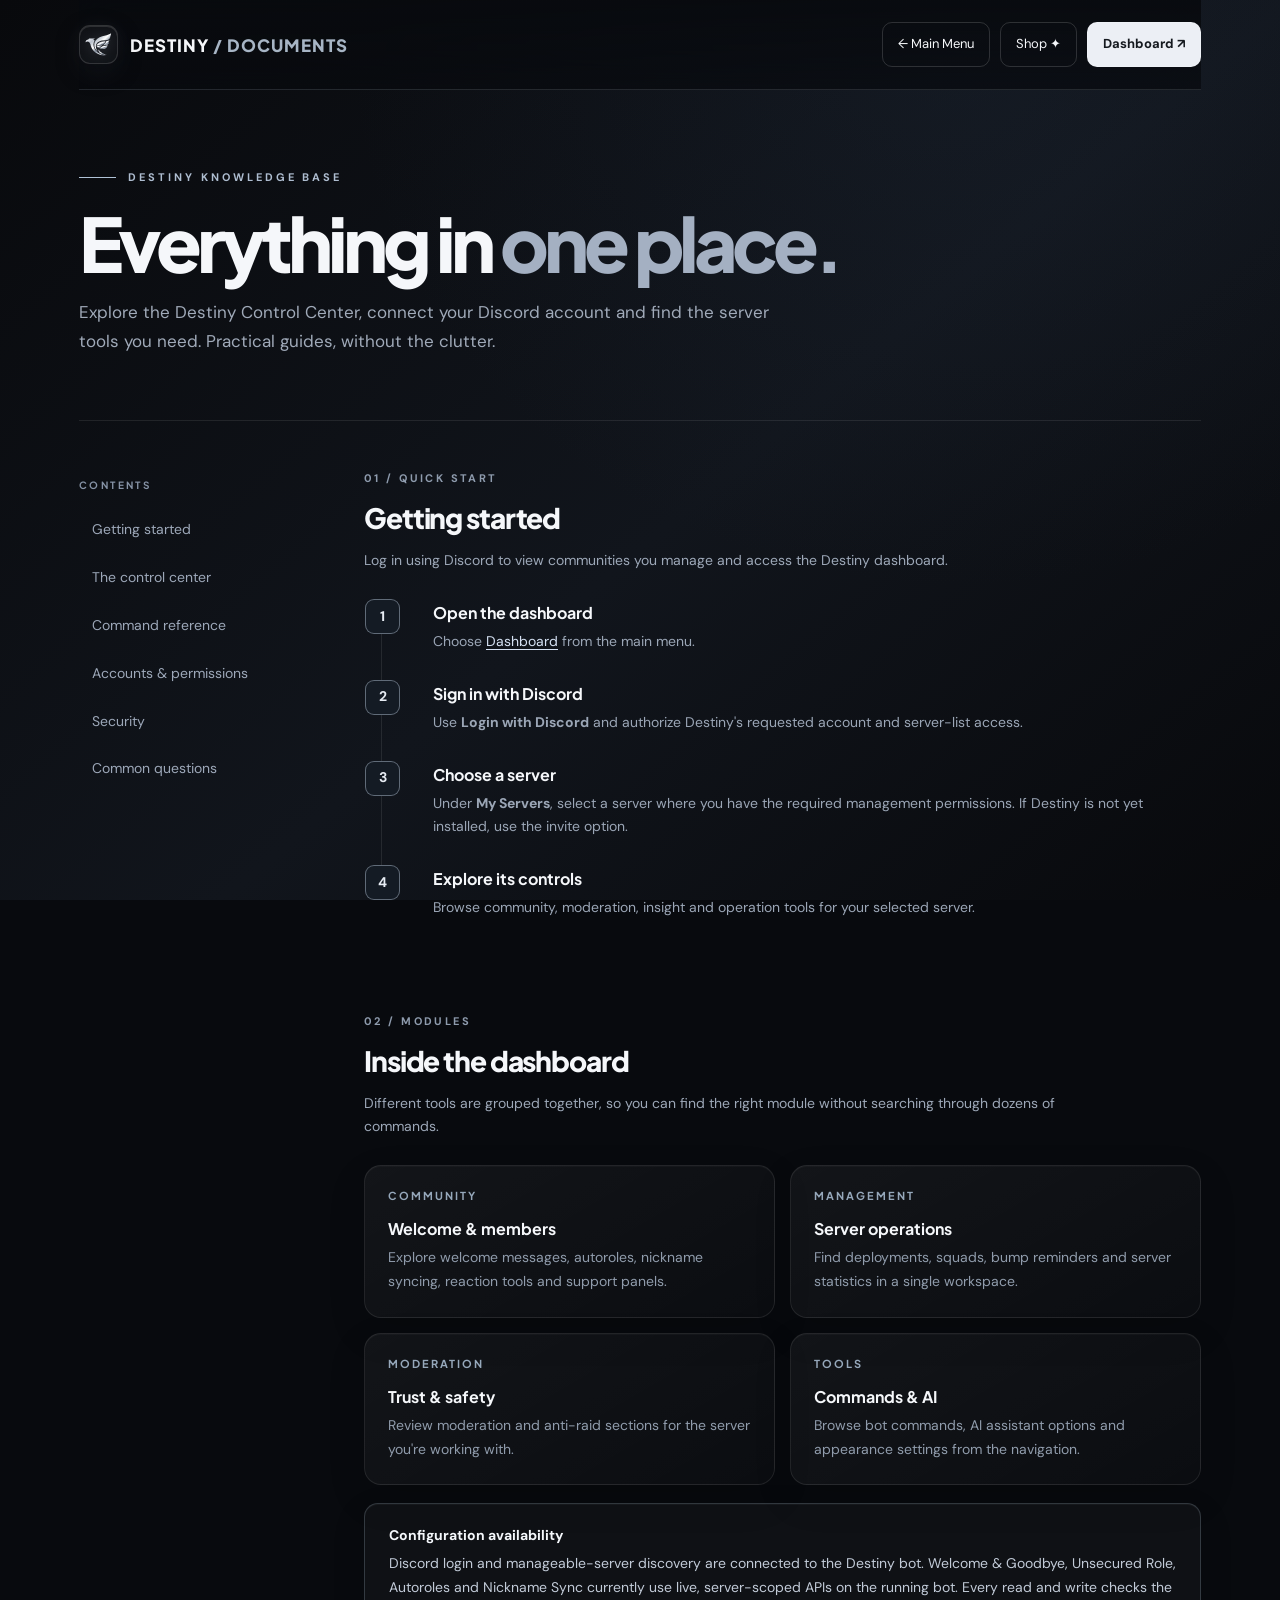
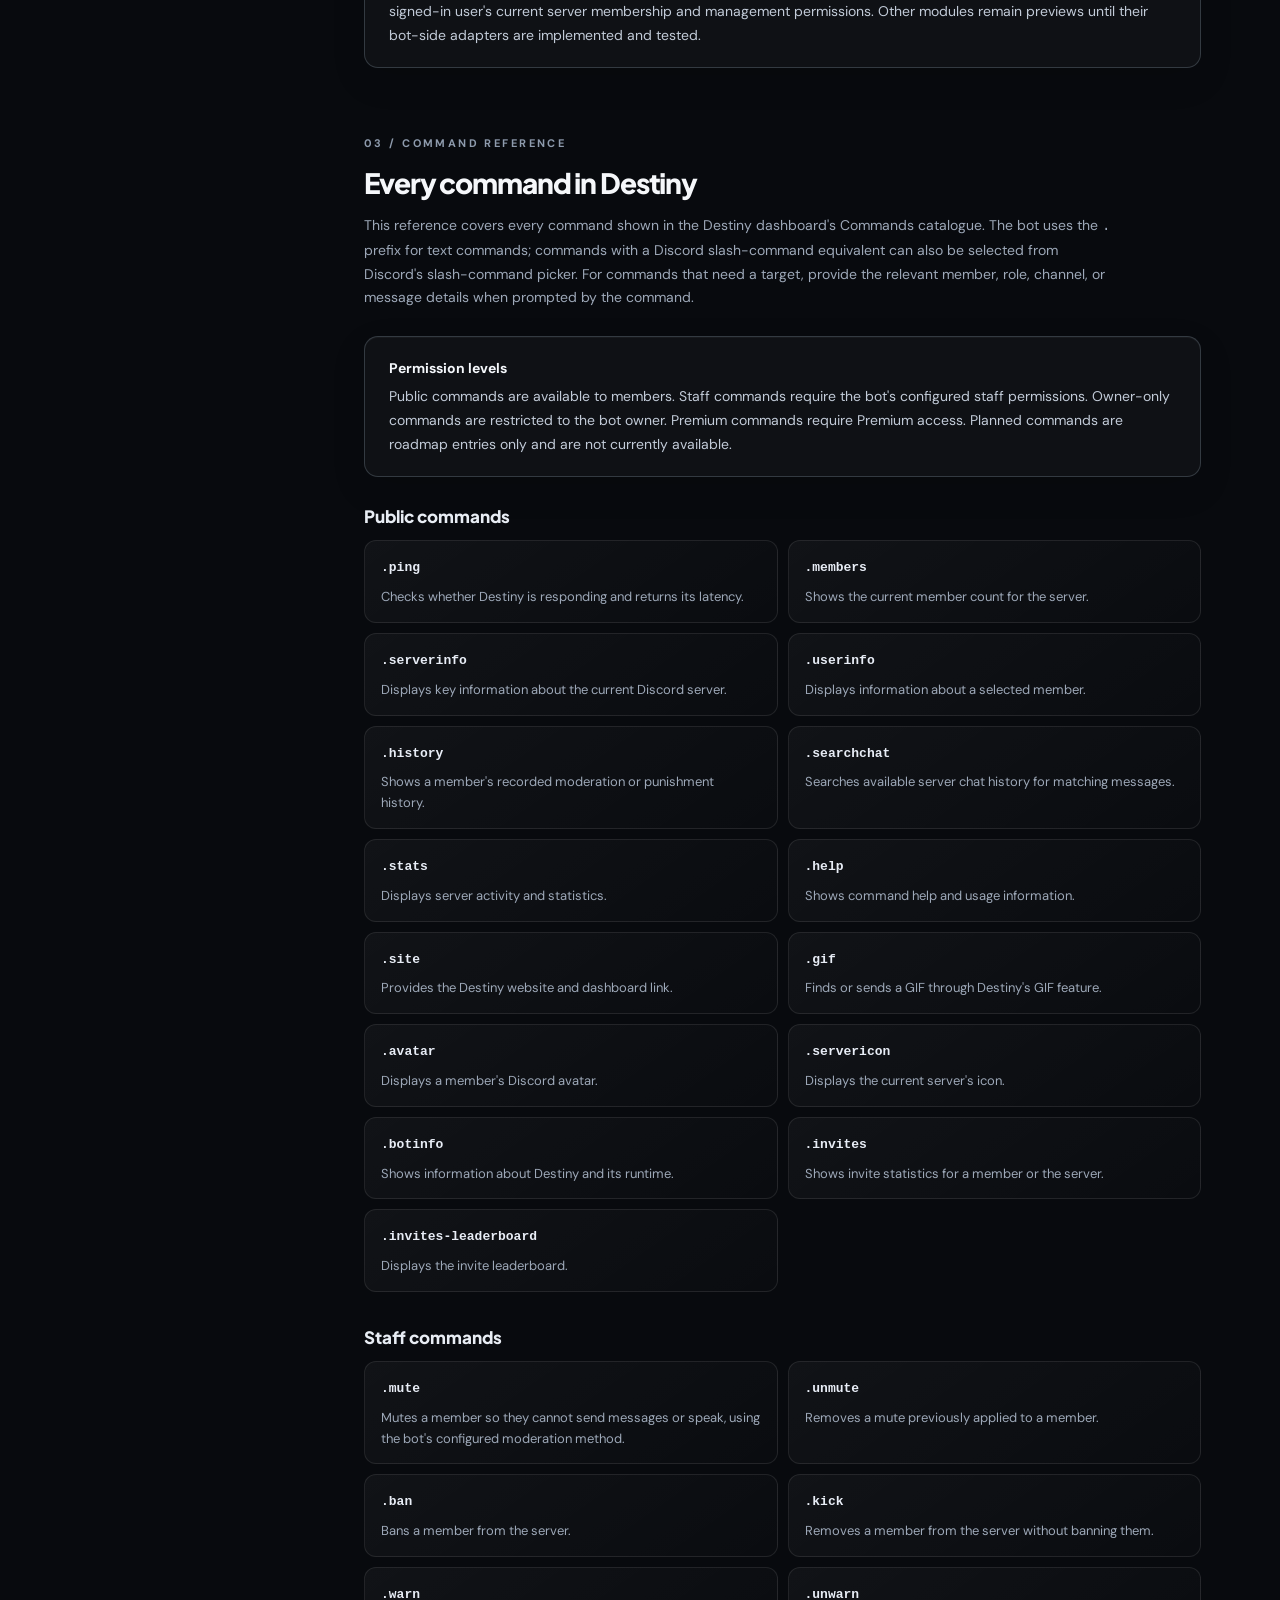
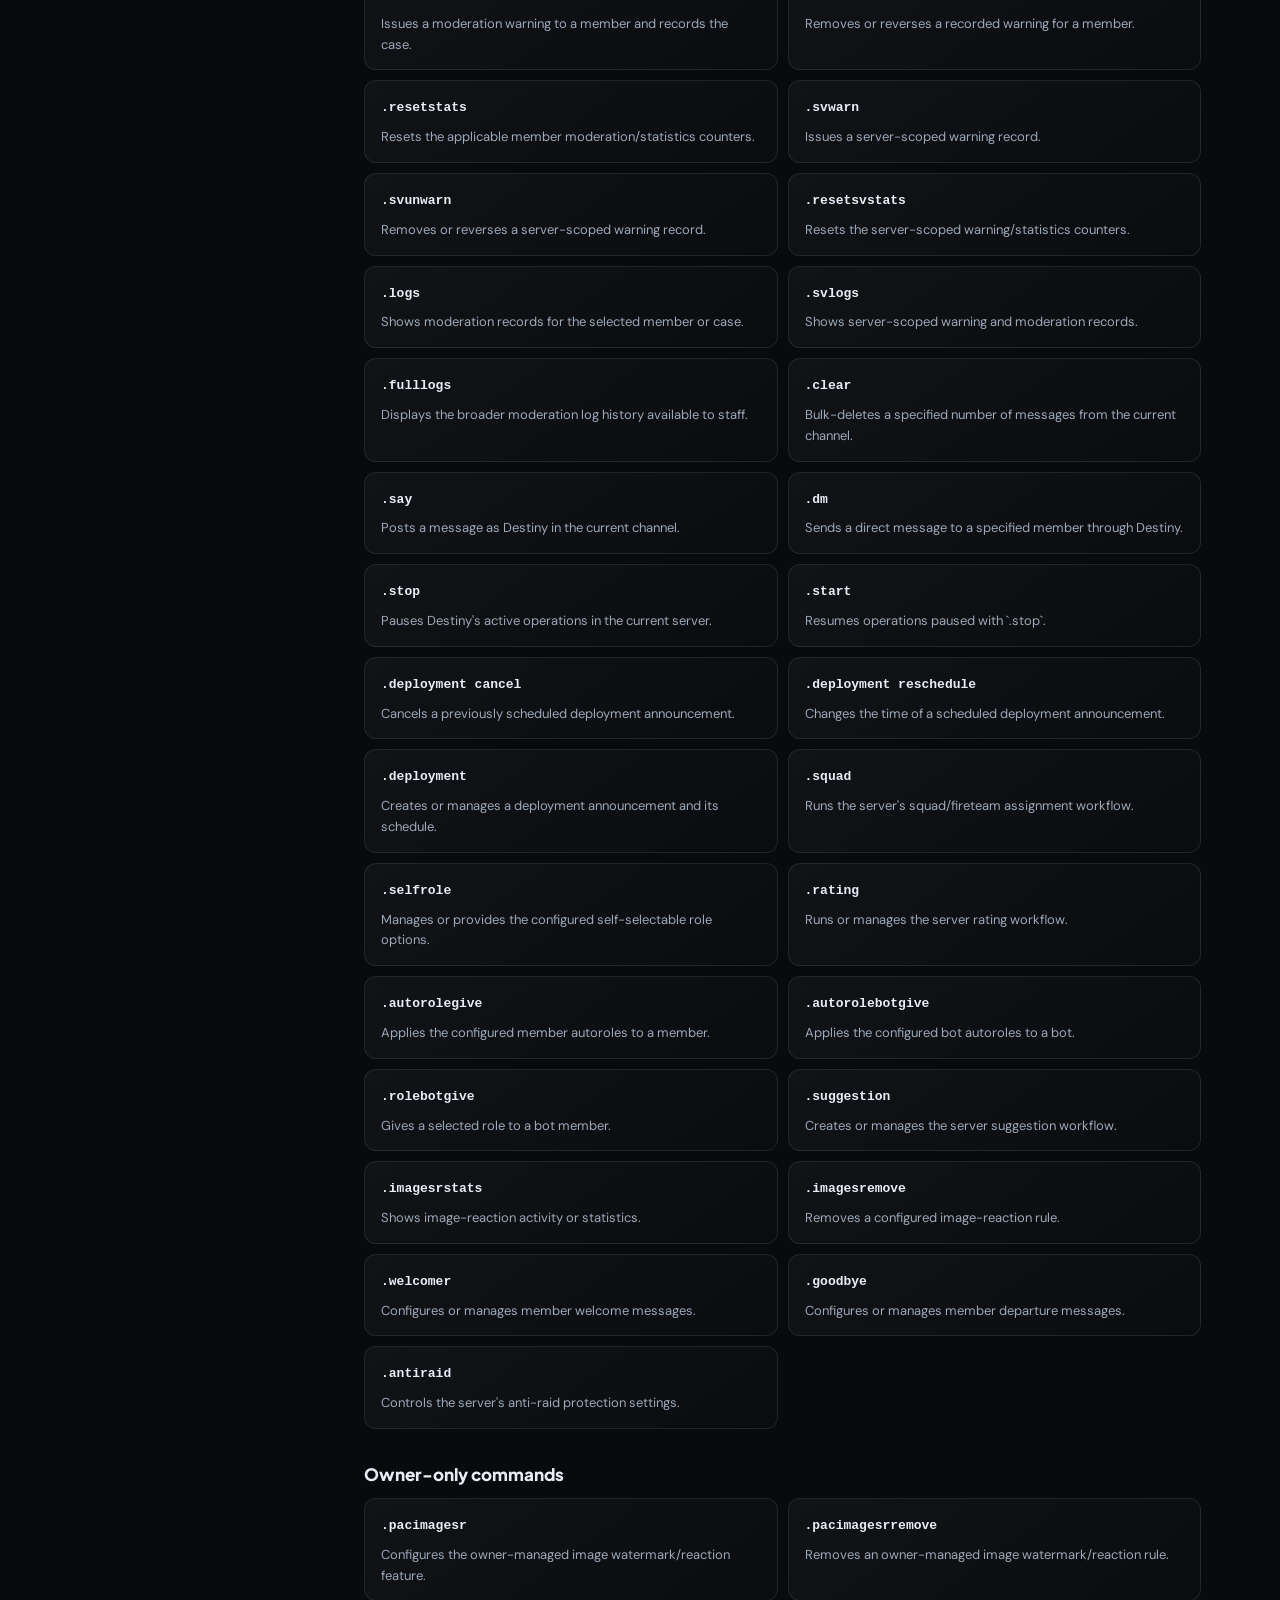
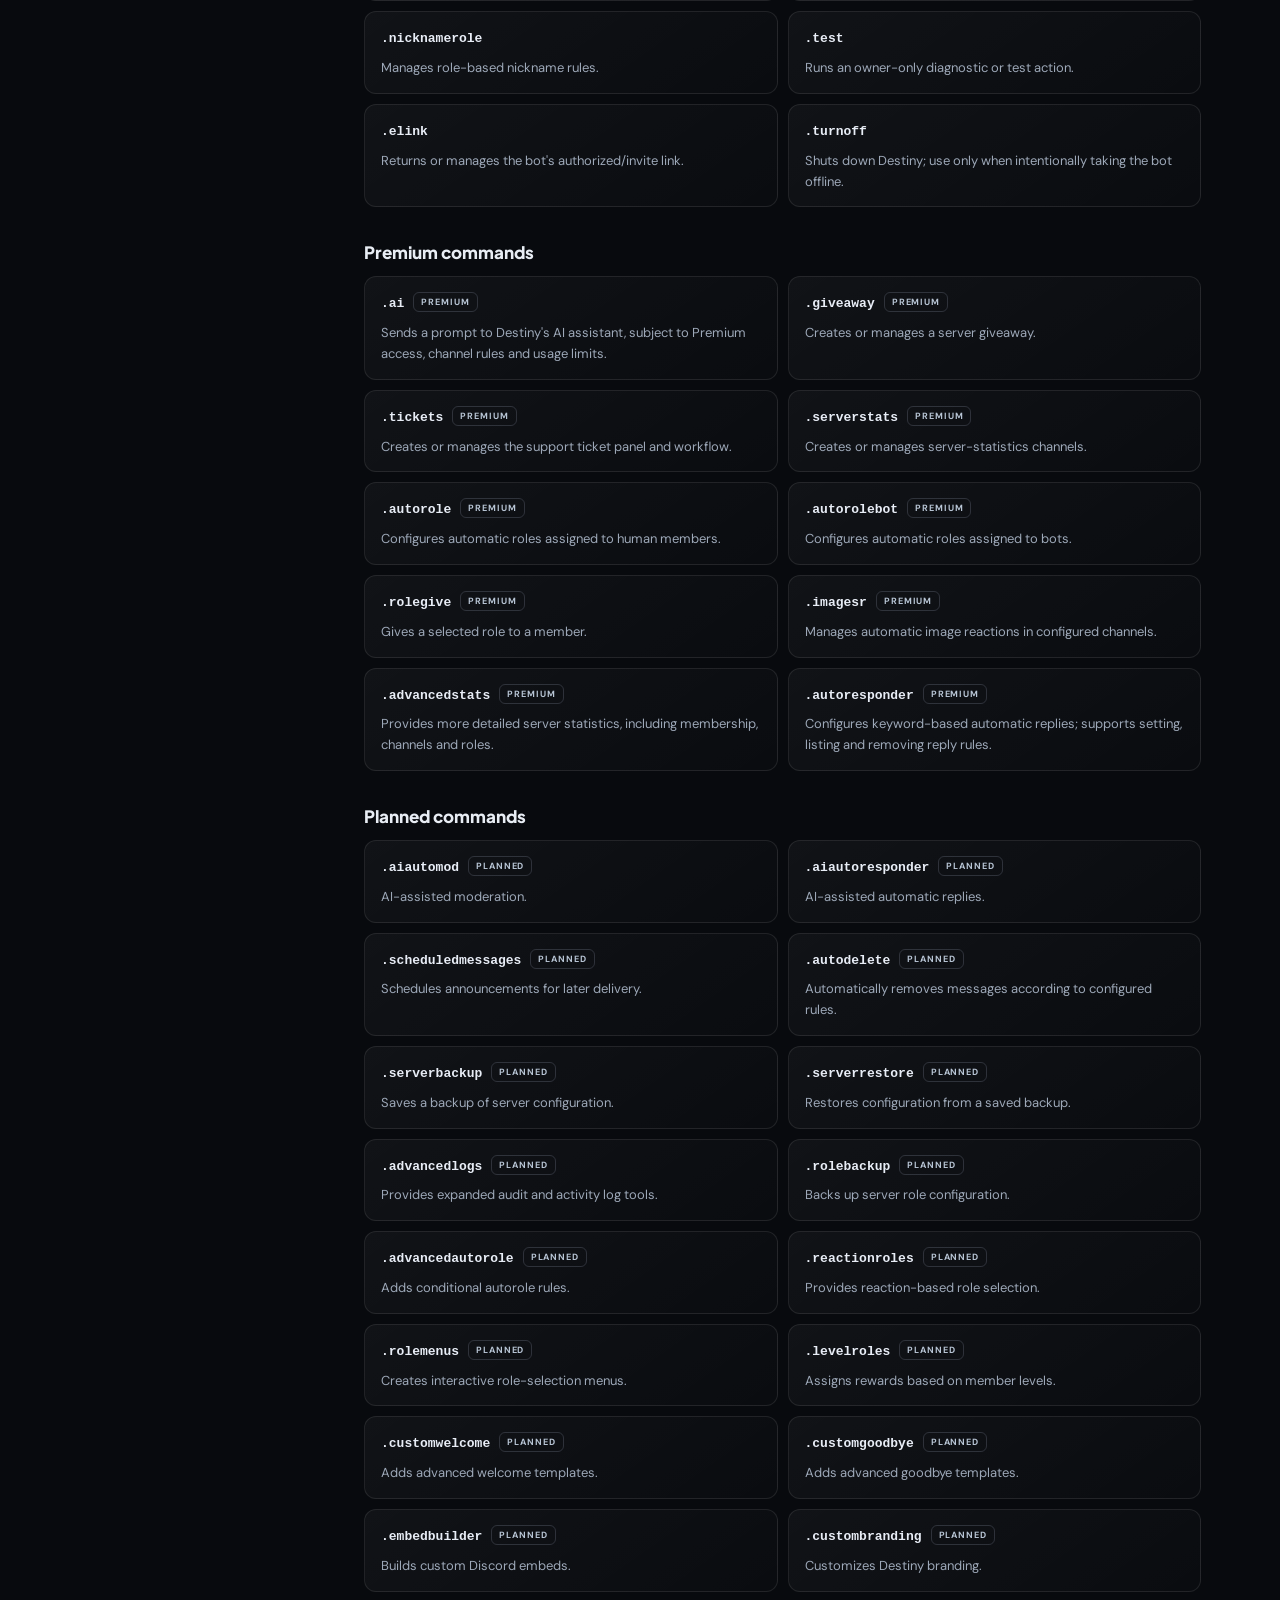
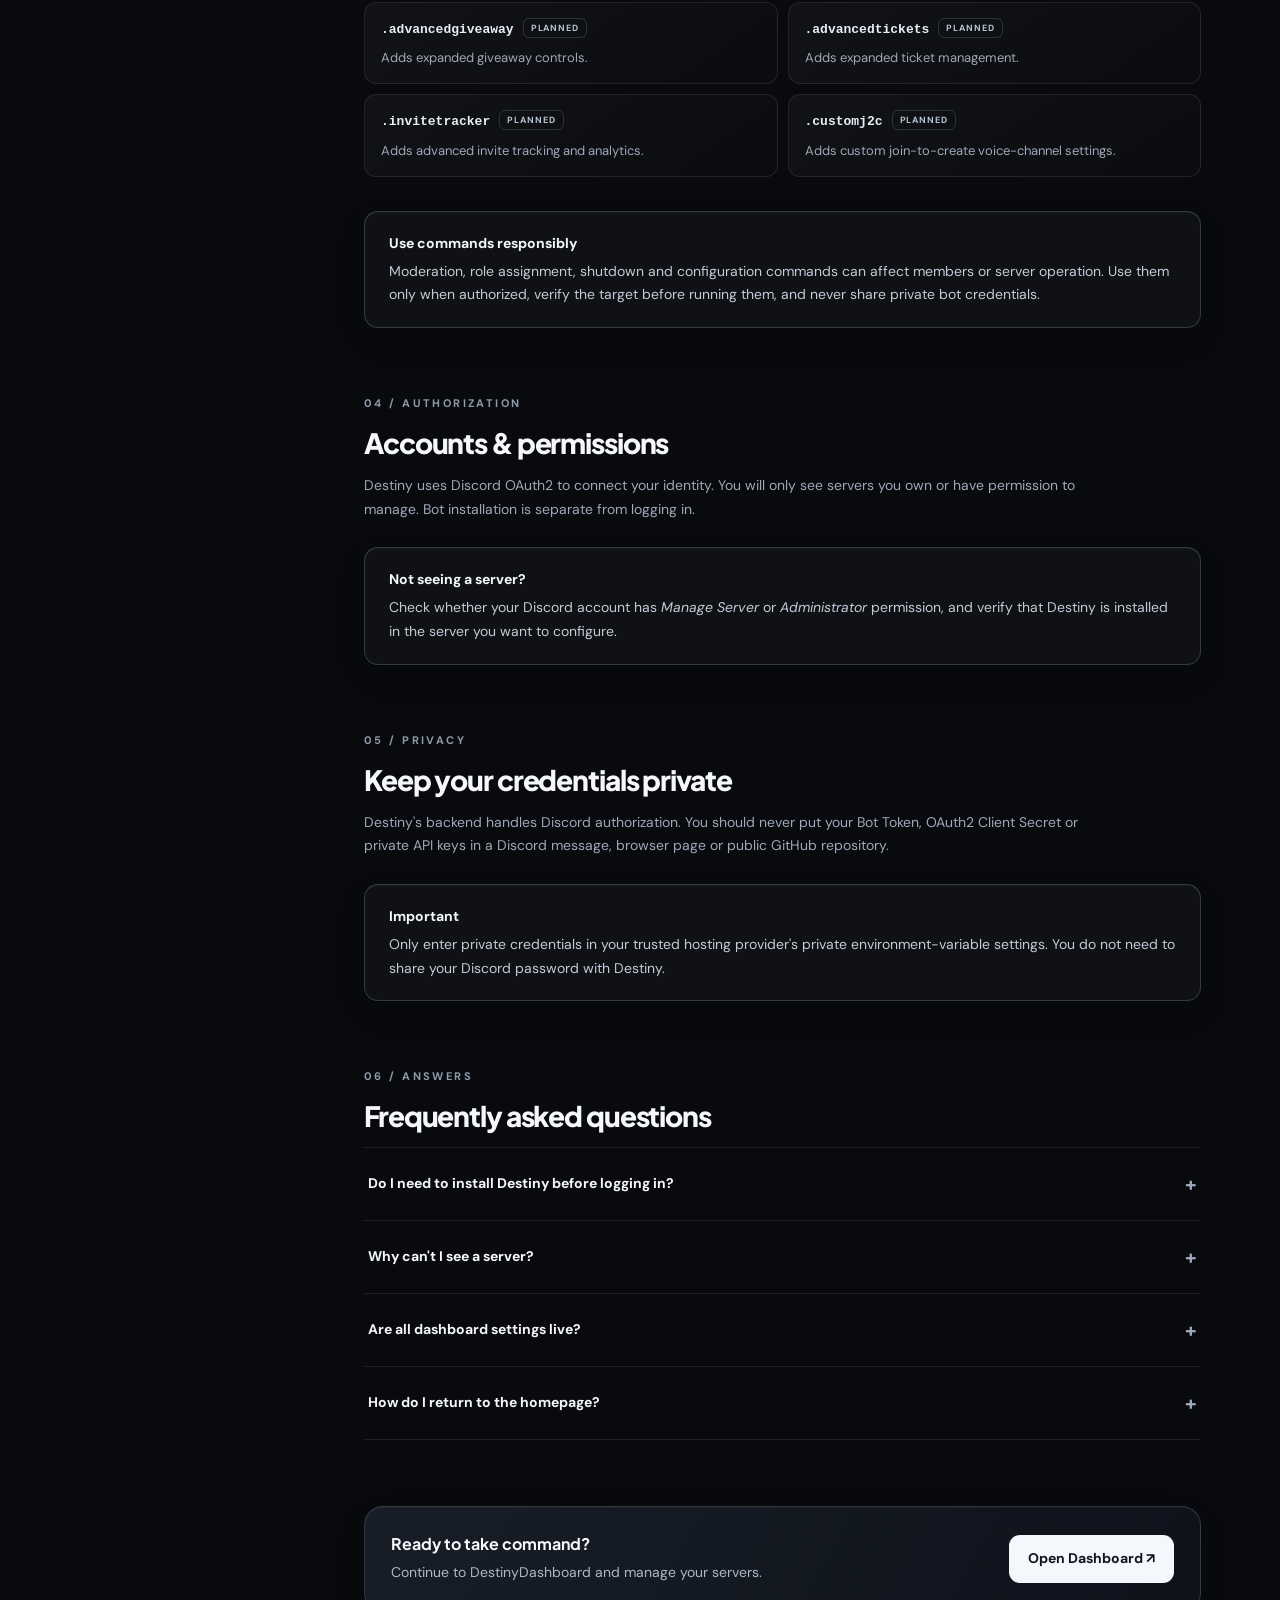
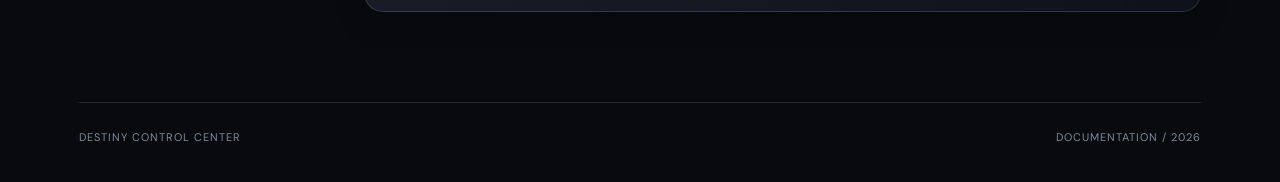
<file: documents.html>
<!doctype html>
<html lang="en">
<head>
<meta charset="utf-8"><meta name="viewport" content="width=device-width,initial-scale=1">
<meta name="theme-color" content="#07090c"><meta name="description" content="Destiny Control Center documentation, getting started and server management guides.">
<title>Documents | Destiny Control Center</title>
<link rel="icon" href="./assets/destiny-eagle.svg" type="image/svg+xml">
<link rel="preconnect" href="https://fonts.googleapis.com">
<link href="https://fonts.googleapis.com/css2?family=DM+Sans:wght@400;500;600;700&family=Plus+Jakarta+Sans:wght@400;500;600;700;800&display=swap" rel="stylesheet">
<style>
:root{color-scheme:dark;--bg:#07090b;--line:#ffffff16;--fg:#f5f7fa;--muted:#a0aab9}
*{box-sizing:border-box}html{scroll-behavior:smooth}body{margin:0;min-height:100vh;background:#090a0e;color:var(--fg);font:14px/1.7 'DM Sans',sans-serif;background-image:radial-gradient(ellipse at 75% 5%,#27364a33,transparent 45%),linear-gradient(140deg,#08090c,#11151c 55%,#08090c)}
a{color:inherit;text-decoration:none}a:focus-visible{outline:2px solid #c4d8f1;outline-offset:5px}
.site{max-width:1250px;margin:0 auto;padding:0 clamp(22px,5vw,70px)}
.nav{height:90px;display:flex;align-items:center;justify-content:space-between;gap:12px;border-bottom:1px solid var(--line)}
.brand{display:flex;align-items:center;gap:12px;font:800 17px 'Plus Jakarta Sans',sans-serif;letter-spacing:.06em}
.brand img{width:39px;height:39px;padding:5px;border:1px solid #ffffff23;border-radius:11px;background:#ffffff08}
.nav-actions{display:flex;gap:10px}.nav-actions a,.back{display:inline-flex;gap:9px;align-items:center;padding:10px 15px;border:1px solid #ffffff26;border-radius:10px;font-size:13px;transition:.2s}.nav-actions a:hover,.back:hover{border-color:#d0deee99;background:#ffffff11}.nav-actions .highlight{background:#eceff5;color:#15191f;font-weight:700}
.hero{padding:78px 0 65px;border-bottom:1px solid var(--line)}
.kicker{font-size:11px;letter-spacing:.27em;color:#aebdd0;font-weight:700;text-transform:uppercase;display:flex;align-items:center;gap:12px}.kicker::before{content:"";display:block;width:37px;height:1px;background:#afc2d6}
h1{font:800 clamp(48px,7vw,75px)/1.08 'Plus Jakarta Sans',sans-serif;letter-spacing:-.067em;margin:15px 0 15px}
h1 span{color:#a4b0c2}.hero p{max-width:710px;font-size:17px;line-height:1.7;color:var(--muted);margin:0}
.layout{display:grid;grid-template-columns:230px minmax(0,1fr);gap:55px;padding:48px 0 90px}
aside{align-self:start;position:sticky;top:26px}.aside-heading{font:700 10px 'Plus Jakarta Sans';letter-spacing:.24em;color:#8693a6;margin:10px 0 17px;text-transform:uppercase}
aside a{display:block;padding:10px 13px;margin-bottom:4px;border-radius:9px;color:#9da8b9;transition:.2s}aside a:hover,aside a:focus{color:#f5f7fb;background:#ffffff0d}
section{scroll-margin-top:30px;margin:0 0 66px}.sec-top{font-size:11px;letter-spacing:.22em;font-weight:700;color:#8e9bad;margin-bottom:12px}
h2{font:800 28px 'Plus Jakarta Sans',sans-serif;letter-spacing:-.04em;margin:0 0 14px}h3{font:700 16px 'Plus Jakarta Sans',sans-serif;margin:0 0 7px}
.intro{color:#9da8b8;margin:0 0 26px;max-width:750px}
.tiles{display:grid;grid-template-columns:repeat(2,minmax(0,1fr));gap:15px}
.tile{padding:23px;border:1px solid #ffffff17;border-radius:17px;background:linear-gradient(150deg,#ffffff0c,#ffffff04);transition:.2s}.tile:hover{transform:translateY(-3px);border-color:#a3b8cc55}.tile p{color:#909cac;margin:0}.tile-number{font:700 11px 'Plus Jakarta Sans';letter-spacing:.18em;color:#96a8bb;margin-bottom:16px}
.steps{list-style:none;padding:0;margin:0;counter-reset:step}.steps li{position:relative;padding:0 0 26px 51px;counter-increment:step;border-left:1px solid #ffffff17;margin-left:17px}.steps li:last-child{border-left-color:transparent}.steps li:before{content:counter(step);position:absolute;left:-17px;top:0;border:1px solid #b5c3d47a;width:33px;height:33px;display:grid;place-items:center;border-radius:9px;color:#e7ecf3;background:#141b24;font-weight:700}.steps li h3{padding-top:3px}.steps li p{color:#9ba6b6;margin:0}
.inline-link{color:#d6e2f4;text-decoration:underline;text-underline-offset:3px}
.note{padding:20px 24px;border:1px solid #9eb1c141;border-radius:14px;background:#ffffff08;color:#c2cbd8}.note strong{display:block;color:#f5f8fc;margin-bottom:4px}
.faq{border-top:1px solid #ffffff18}.faq details{border-bottom:1px solid #ffffff18;padding:17px 0}.faq summary{cursor:pointer;font-weight:700;list-style:none;display:flex;justify-content:space-between;align-items:center;gap:10px}.faq summary::-webkit-details-marker{display:none}.faq summary::after{content:"+";font-size:20px;color:#9dabbb}.faq details[open] summary::after{content:"−"}.faq p{margin:10px 0 0;color:#a1abb8}
.cta{display:flex;align-items:center;justify-content:space-between;gap:22px;background:linear-gradient(120deg,#29324180,#111722a8);border:1px solid #d0e0f128;border-radius:19px;padding:26px}.cta p{color:#aeb8c6;margin:7px 0 0}.cta a{flex-shrink:0;padding:12px 19px;background:#f4f7fb;color:#11171e;border-radius:11px;font-weight:700}
footer{border-top:1px solid var(--line);padding:25px 0 36px;color:#7f8c9d;font-size:11px;letter-spacing:.09em;display:flex;justify-content:space-between}
@media(max-width:780px){.layout{grid-template-columns:1fr;gap:25px}.hero{padding:56px 0 45px}aside{position:static;display:flex;flex-wrap:wrap;gap:5px;border-bottom:1px solid #ffffff19;padding-bottom:15px}aside .aside-heading{width:100%}aside a{font-size:12px;margin:0}.tiles{grid-template-columns:1fr}.cta{flex-direction:column;align-items:flex-start}}
@media(max-width:470px){.nav-actions a:first-child{display:none}.brand{font-size:14px}.cta a{width:100%;text-align:center}}
@media(prefers-reduced-motion:reduce){html{scroll-behavior:auto}*,*::before,*::after{transition:none!important}}

.command-group{margin:28px 0 34px}.command-group h3{font:800 17px 'Plus Jakarta Sans';margin:0 0 13px;color:#e8edf4}.command-doc-list{display:grid;grid-template-columns:repeat(2,minmax(0,1fr));gap:10px}.command-doc{border:1px solid #ffffff17;border-radius:12px;background:linear-gradient(145deg,#ffffff0a,#ffffff03);padding:14px 16px;min-width:0}.command-doc code{font:700 13px ui-monospace,SFMono-Regular,Menlo,monospace;color:#e8edf6;overflow-wrap:anywhere}.command-doc p{margin:8px 0 0;color:#9da8b8;font-size:13px;line-height:1.6}.command-status{display:inline-block;margin-left:9px;padding:3px 7px;border:1px solid #aebbd233;border-radius:6px;color:#b8c5d5;font:700 9px 'DM Sans',sans-serif;letter-spacing:.1em;vertical-align:2px}@media(max-width:780px){.command-doc-list{grid-template-columns:1fr}}
</style>
<link rel="stylesheet" href="./assets/site-refinement.css?v=1"></head>
<body>
<div class="site">
<nav class="nav">
<a href="./" class="brand"><img src="./assets/destiny-eagle.svg" alt=""><span>DESTINY <span style="color:#a7b5c5">/ DOCUMENTS</span></span></a>
<div class="nav-actions"><a href="./">← Main Menu</a><a href="./shop.html">Shop ✦</a><a class="highlight" href="./dashboard.html">Dashboard ↗</a></div>
</nav>
<header class="hero">
<div class="kicker">DESTINY KNOWLEDGE BASE</div>
<h1>Everything in <span>one place.</span></h1>
<p>Explore the Destiny Control Center, connect your Discord account and find the server tools you need. Practical guides, without the clutter.</p>
</header>
<div class="layout">
<aside aria-label="Document sections">
<div class="aside-heading">CONTENTS</div>
<a href="#getting-started">Getting started</a>
<a href="#control-center">The control center</a>
<a href="#commands">Command reference</a>
<a href="#access">Accounts & permissions</a>
<a href="#security">Security</a>
<a href="#faq">Common questions</a>
</aside>
<main>
<section id="getting-started">
<div class="sec-top">01 / QUICK START</div>
<h2>Getting started</h2>
<p class="intro">Log in using Discord to view communities you manage and access the Destiny dashboard.</p>
<ol class="steps">
<li><h3>Open the dashboard</h3><p>Choose <a class="inline-link" href="./dashboard.html">Dashboard</a> from the main menu.</p></li>
<li><h3>Sign in with Discord</h3><p>Use <strong>Login with Discord</strong> and authorize Destiny's requested account and server-list access.</p></li>
<li><h3>Choose a server</h3><p>Under <strong>My Servers</strong>, select a server where you have the required management permissions. If Destiny is not yet installed, use the invite option.</p></li>
<li><h3>Explore its controls</h3><p>Browse community, moderation, insight and operation tools for your selected server.</p></li>
</ol>
</section>
<section id="control-center">
<div class="sec-top">02 / MODULES</div>
<h2>Inside the dashboard</h2>
<p class="intro">Different tools are grouped together, so you can find the right module without searching through dozens of commands.</p>
<div class="tiles">
<div class="tile"><div class="tile-number">COMMUNITY</div><h3>Welcome & members</h3><p>Explore welcome messages, autoroles, nickname syncing, reaction tools and support panels.</p></div>
<div class="tile"><div class="tile-number">MANAGEMENT</div><h3>Server operations</h3><p>Find deployments, squads, bump reminders and server statistics in a single workspace.</p></div>
<div class="tile"><div class="tile-number">MODERATION</div><h3>Trust & safety</h3><p>Review moderation and anti-raid sections for the server you're working with.</p></div>
<div class="tile"><div class="tile-number">TOOLS</div><h3>Commands & AI</h3><p>Browse bot commands, AI assistant options and appearance settings from the navigation.</p></div>
</div>
<div class="note" style="margin-top:18px"><strong>Configuration availability</strong>Discord login and manageable-server discovery are connected to the Destiny bot. Welcome &amp; Goodbye, Unsecured Role, Autoroles and Nickname Sync currently use live, server-scoped APIs on the running bot. Every read and write checks the signed-in user's current server membership and management permissions. Other modules remain previews until their bot-side adapters are implemented and tested.</div>
</section>
<section id="commands">
<div class="sec-top">03 / COMMAND REFERENCE</div>
<h2>Every command in Destiny</h2>
<p class="intro">This reference covers every command shown in the Destiny dashboard's Commands catalogue. The bot uses the <code>.</code> prefix for text commands; commands with a Discord slash-command equivalent can also be selected from Discord's slash-command picker. For commands that need a target, provide the relevant member, role, channel, or message details when prompted by the command.</p>
<div class="note"><strong>Permission levels</strong>Public commands are available to members. Staff commands require the bot's configured staff permissions. Owner-only commands are restricted to the bot owner. Premium commands require Premium access. Planned commands are roadmap entries only and are not currently available.</div>
<div class="command-group"><h3>Public commands</h3><div class="command-doc-list"><article class="command-doc"><div><code>.ping</code></div><p>Checks whether Destiny is responding and returns its latency.</p></article><article class="command-doc"><div><code>.members</code></div><p>Shows the current member count for the server.</p></article><article class="command-doc"><div><code>.serverinfo</code></div><p>Displays key information about the current Discord server.</p></article><article class="command-doc"><div><code>.userinfo</code></div><p>Displays information about a selected member.</p></article><article class="command-doc"><div><code>.history</code></div><p>Shows a member's recorded moderation or punishment history.</p></article><article class="command-doc"><div><code>.searchchat</code></div><p>Searches available server chat history for matching messages.</p></article><article class="command-doc"><div><code>.stats</code></div><p>Displays server activity and statistics.</p></article><article class="command-doc"><div><code>.help</code></div><p>Shows command help and usage information.</p></article><article class="command-doc"><div><code>.site</code></div><p>Provides the Destiny website and dashboard link.</p></article><article class="command-doc"><div><code>.gif</code></div><p>Finds or sends a GIF through Destiny's GIF feature.</p></article><article class="command-doc"><div><code>.avatar</code></div><p>Displays a member's Discord avatar.</p></article><article class="command-doc"><div><code>.servericon</code></div><p>Displays the current server's icon.</p></article><article class="command-doc"><div><code>.botinfo</code></div><p>Shows information about Destiny and its runtime.</p></article><article class="command-doc"><div><code>.invites</code></div><p>Shows invite statistics for a member or the server.</p></article><article class="command-doc"><div><code>.invites-leaderboard</code></div><p>Displays the invite leaderboard.</p></article></div></div><div class="command-group"><h3>Staff commands</h3><div class="command-doc-list"><article class="command-doc"><div><code>.mute</code></div><p>Mutes a member so they cannot send messages or speak, using the bot's configured moderation method.</p></article><article class="command-doc"><div><code>.unmute</code></div><p>Removes a mute previously applied to a member.</p></article><article class="command-doc"><div><code>.ban</code></div><p>Bans a member from the server.</p></article><article class="command-doc"><div><code>.kick</code></div><p>Removes a member from the server without banning them.</p></article><article class="command-doc"><div><code>.warn</code></div><p>Issues a moderation warning to a member and records the case.</p></article><article class="command-doc"><div><code>.unwarn</code></div><p>Removes or reverses a recorded warning for a member.</p></article><article class="command-doc"><div><code>.resetstats</code></div><p>Resets the applicable member moderation/statistics counters.</p></article><article class="command-doc"><div><code>.svwarn</code></div><p>Issues a server-scoped warning record.</p></article><article class="command-doc"><div><code>.svunwarn</code></div><p>Removes or reverses a server-scoped warning record.</p></article><article class="command-doc"><div><code>.resetsvstats</code></div><p>Resets the server-scoped warning/statistics counters.</p></article><article class="command-doc"><div><code>.logs</code></div><p>Shows moderation records for the selected member or case.</p></article><article class="command-doc"><div><code>.svlogs</code></div><p>Shows server-scoped warning and moderation records.</p></article><article class="command-doc"><div><code>.fulllogs</code></div><p>Displays the broader moderation log history available to staff.</p></article><article class="command-doc"><div><code>.clear</code></div><p>Bulk-deletes a specified number of messages from the current channel.</p></article><article class="command-doc"><div><code>.say</code></div><p>Posts a message as Destiny in the current channel.</p></article><article class="command-doc"><div><code>.dm</code></div><p>Sends a direct message to a specified member through Destiny.</p></article><article class="command-doc"><div><code>.stop</code></div><p>Pauses Destiny's active operations in the current server.</p></article><article class="command-doc"><div><code>.start</code></div><p>Resumes operations paused with `.stop`.</p></article><article class="command-doc"><div><code>.deployment cancel</code></div><p>Cancels a previously scheduled deployment announcement.</p></article><article class="command-doc"><div><code>.deployment reschedule</code></div><p>Changes the time of a scheduled deployment announcement.</p></article><article class="command-doc"><div><code>.deployment</code></div><p>Creates or manages a deployment announcement and its schedule.</p></article><article class="command-doc"><div><code>.squad</code></div><p>Runs the server's squad/fireteam assignment workflow.</p></article><article class="command-doc"><div><code>.selfrole</code></div><p>Manages or provides the configured self-selectable role options.</p></article><article class="command-doc"><div><code>.rating</code></div><p>Runs or manages the server rating workflow.</p></article><article class="command-doc"><div><code>.autorolegive</code></div><p>Applies the configured member autoroles to a member.</p></article><article class="command-doc"><div><code>.autorolebotgive</code></div><p>Applies the configured bot autoroles to a bot.</p></article><article class="command-doc"><div><code>.rolebotgive</code></div><p>Gives a selected role to a bot member.</p></article><article class="command-doc"><div><code>.suggestion</code></div><p>Creates or manages the server suggestion workflow.</p></article><article class="command-doc"><div><code>.imagesrstats</code></div><p>Shows image-reaction activity or statistics.</p></article><article class="command-doc"><div><code>.imagesremove</code></div><p>Removes a configured image-reaction rule.</p></article><article class="command-doc"><div><code>.welcomer</code></div><p>Configures or manages member welcome messages.</p></article><article class="command-doc"><div><code>.goodbye</code></div><p>Configures or manages member departure messages.</p></article><article class="command-doc"><div><code>.antiraid</code></div><p>Controls the server's anti-raid protection settings.</p></article></div></div><div class="command-group"><h3>Owner-only commands</h3><div class="command-doc-list"><article class="command-doc"><div><code>.pacimagesr</code></div><p>Configures the owner-managed image watermark/reaction feature.</p></article><article class="command-doc"><div><code>.pacimagesrremove</code></div><p>Removes an owner-managed image watermark/reaction rule.</p></article><article class="command-doc"><div><code>.nicknamerole</code></div><p>Manages role-based nickname rules.</p></article><article class="command-doc"><div><code>.test</code></div><p>Runs an owner-only diagnostic or test action.</p></article><article class="command-doc"><div><code>.elink</code></div><p>Returns or manages the bot's authorized/invite link.</p></article><article class="command-doc"><div><code>.turnoff</code></div><p>Shuts down Destiny; use only when intentionally taking the bot offline.</p></article></div></div><div class="command-group"><h3>Premium commands</h3><div class="command-doc-list"><article class="command-doc"><div><code>.ai</code><span class="command-status">PREMIUM</span></div><p>Sends a prompt to Destiny's AI assistant, subject to Premium access, channel rules and usage limits.</p></article><article class="command-doc"><div><code>.giveaway</code><span class="command-status">PREMIUM</span></div><p>Creates or manages a server giveaway.</p></article><article class="command-doc"><div><code>.tickets</code><span class="command-status">PREMIUM</span></div><p>Creates or manages the support ticket panel and workflow.</p></article><article class="command-doc"><div><code>.serverstats</code><span class="command-status">PREMIUM</span></div><p>Creates or manages server-statistics channels.</p></article><article class="command-doc"><div><code>.autorole</code><span class="command-status">PREMIUM</span></div><p>Configures automatic roles assigned to human members.</p></article><article class="command-doc"><div><code>.autorolebot</code><span class="command-status">PREMIUM</span></div><p>Configures automatic roles assigned to bots.</p></article><article class="command-doc"><div><code>.rolegive</code><span class="command-status">PREMIUM</span></div><p>Gives a selected role to a member.</p></article><article class="command-doc"><div><code>.imagesr</code><span class="command-status">PREMIUM</span></div><p>Manages automatic image reactions in configured channels.</p></article><article class="command-doc"><div><code>.advancedstats</code><span class="command-status">PREMIUM</span></div><p>Provides more detailed server statistics, including membership, channels and roles.</p></article><article class="command-doc"><div><code>.autoresponder</code><span class="command-status">PREMIUM</span></div><p>Configures keyword-based automatic replies; supports setting, listing and removing reply rules.</p></article></div></div><div class="command-group"><h3>Planned commands</h3><div class="command-doc-list"><article class="command-doc"><div><code>.aiautomod</code><span class="command-status">PLANNED</span></div><p>AI-assisted moderation.</p></article><article class="command-doc"><div><code>.aiautoresponder</code><span class="command-status">PLANNED</span></div><p>AI-assisted automatic replies.</p></article><article class="command-doc"><div><code>.scheduledmessages</code><span class="command-status">PLANNED</span></div><p>Schedules announcements for later delivery.</p></article><article class="command-doc"><div><code>.autodelete</code><span class="command-status">PLANNED</span></div><p>Automatically removes messages according to configured rules.</p></article><article class="command-doc"><div><code>.serverbackup</code><span class="command-status">PLANNED</span></div><p>Saves a backup of server configuration.</p></article><article class="command-doc"><div><code>.serverrestore</code><span class="command-status">PLANNED</span></div><p>Restores configuration from a saved backup.</p></article><article class="command-doc"><div><code>.advancedlogs</code><span class="command-status">PLANNED</span></div><p>Provides expanded audit and activity log tools.</p></article><article class="command-doc"><div><code>.rolebackup</code><span class="command-status">PLANNED</span></div><p>Backs up server role configuration.</p></article><article class="command-doc"><div><code>.advancedautorole</code><span class="command-status">PLANNED</span></div><p>Adds conditional autorole rules.</p></article><article class="command-doc"><div><code>.reactionroles</code><span class="command-status">PLANNED</span></div><p>Provides reaction-based role selection.</p></article><article class="command-doc"><div><code>.rolemenus</code><span class="command-status">PLANNED</span></div><p>Creates interactive role-selection menus.</p></article><article class="command-doc"><div><code>.levelroles</code><span class="command-status">PLANNED</span></div><p>Assigns rewards based on member levels.</p></article><article class="command-doc"><div><code>.customwelcome</code><span class="command-status">PLANNED</span></div><p>Adds advanced welcome templates.</p></article><article class="command-doc"><div><code>.customgoodbye</code><span class="command-status">PLANNED</span></div><p>Adds advanced goodbye templates.</p></article><article class="command-doc"><div><code>.embedbuilder</code><span class="command-status">PLANNED</span></div><p>Builds custom Discord embeds.</p></article><article class="command-doc"><div><code>.custombranding</code><span class="command-status">PLANNED</span></div><p>Customizes Destiny branding.</p></article><article class="command-doc"><div><code>.advancedgiveaway</code><span class="command-status">PLANNED</span></div><p>Adds expanded giveaway controls.</p></article><article class="command-doc"><div><code>.advancedtickets</code><span class="command-status">PLANNED</span></div><p>Adds expanded ticket management.</p></article><article class="command-doc"><div><code>.invitetracker</code><span class="command-status">PLANNED</span></div><p>Adds advanced invite tracking and analytics.</p></article><article class="command-doc"><div><code>.customj2c</code><span class="command-status">PLANNED</span></div><p>Adds custom join-to-create voice-channel settings.</p></article></div></div>
<div class="note" style="margin-top:18px"><strong>Use commands responsibly</strong>Moderation, role assignment, shutdown and configuration commands can affect members or server operation. Use them only when authorized, verify the target before running them, and never share private bot credentials.</div>
</section>
<section id="access">
<div class="sec-top">04 / AUTHORIZATION</div>
<h2>Accounts & permissions</h2>
<p class="intro">Destiny uses Discord OAuth2 to connect your identity. You will only see servers you own or have permission to manage. Bot installation is separate from logging in.</p>
<div class="note"><strong>Not seeing a server?</strong>Check whether your Discord account has <em>Manage Server</em> or <em>Administrator</em> permission, and verify that Destiny is installed in the server you want to configure.</div>
</section>
<section id="security">
<div class="sec-top">05 / PRIVACY</div>
<h2>Keep your credentials private</h2>
<p class="intro">Destiny's backend handles Discord authorization. You should never put your Bot Token, OAuth2 Client Secret or private API keys in a Discord message, browser page or public GitHub repository.</p>
<div class="note"><strong>Important</strong>Only enter private credentials in your trusted hosting provider's private environment-variable settings. You do not need to share your Discord password with Destiny.</div>
</section>
<section id="faq">
<div class="sec-top">06 / ANSWERS</div>
<h2>Frequently asked questions</h2>
<div class="faq">
<details><summary>Do I need to install Destiny before logging in?</summary><p>No. You can authorize your Discord account and then see the manageable server list. Install Destiny separately in servers where you want to use it.</p></details>
<details><summary>Why can't I see a server?</summary><p>You must own the server or have Manage Server or Administrator permission. Ensure you logged in with the correct Discord account.</p></details>
<details><summary>Are all dashboard settings live?</summary><p>Not all of them. Discord login, server discovery, and Welcome &amp; Goodbye configuration are connected after the latest bot redeploy. Other panels remain previews until specifically enabled.</p></details>
<details><summary>How do I return to the homepage?</summary><p>Use the Destiny eagle in the dashboard sidebar or the Main Menu link at the top of this page.</p></details>
</div>
</section>
<div class="cta"><div><h3>Ready to take command?</h3><p>Continue to DestinyDashboard and manage your servers.</p></div><a href="./dashboard.html">Open Dashboard ↗</a></div>
</main>
</div>
<footer><span>DESTINY CONTROL CENTER</span><span>DOCUMENTATION / 2026</span></footer>
</div>
</body>
</html>
</file>
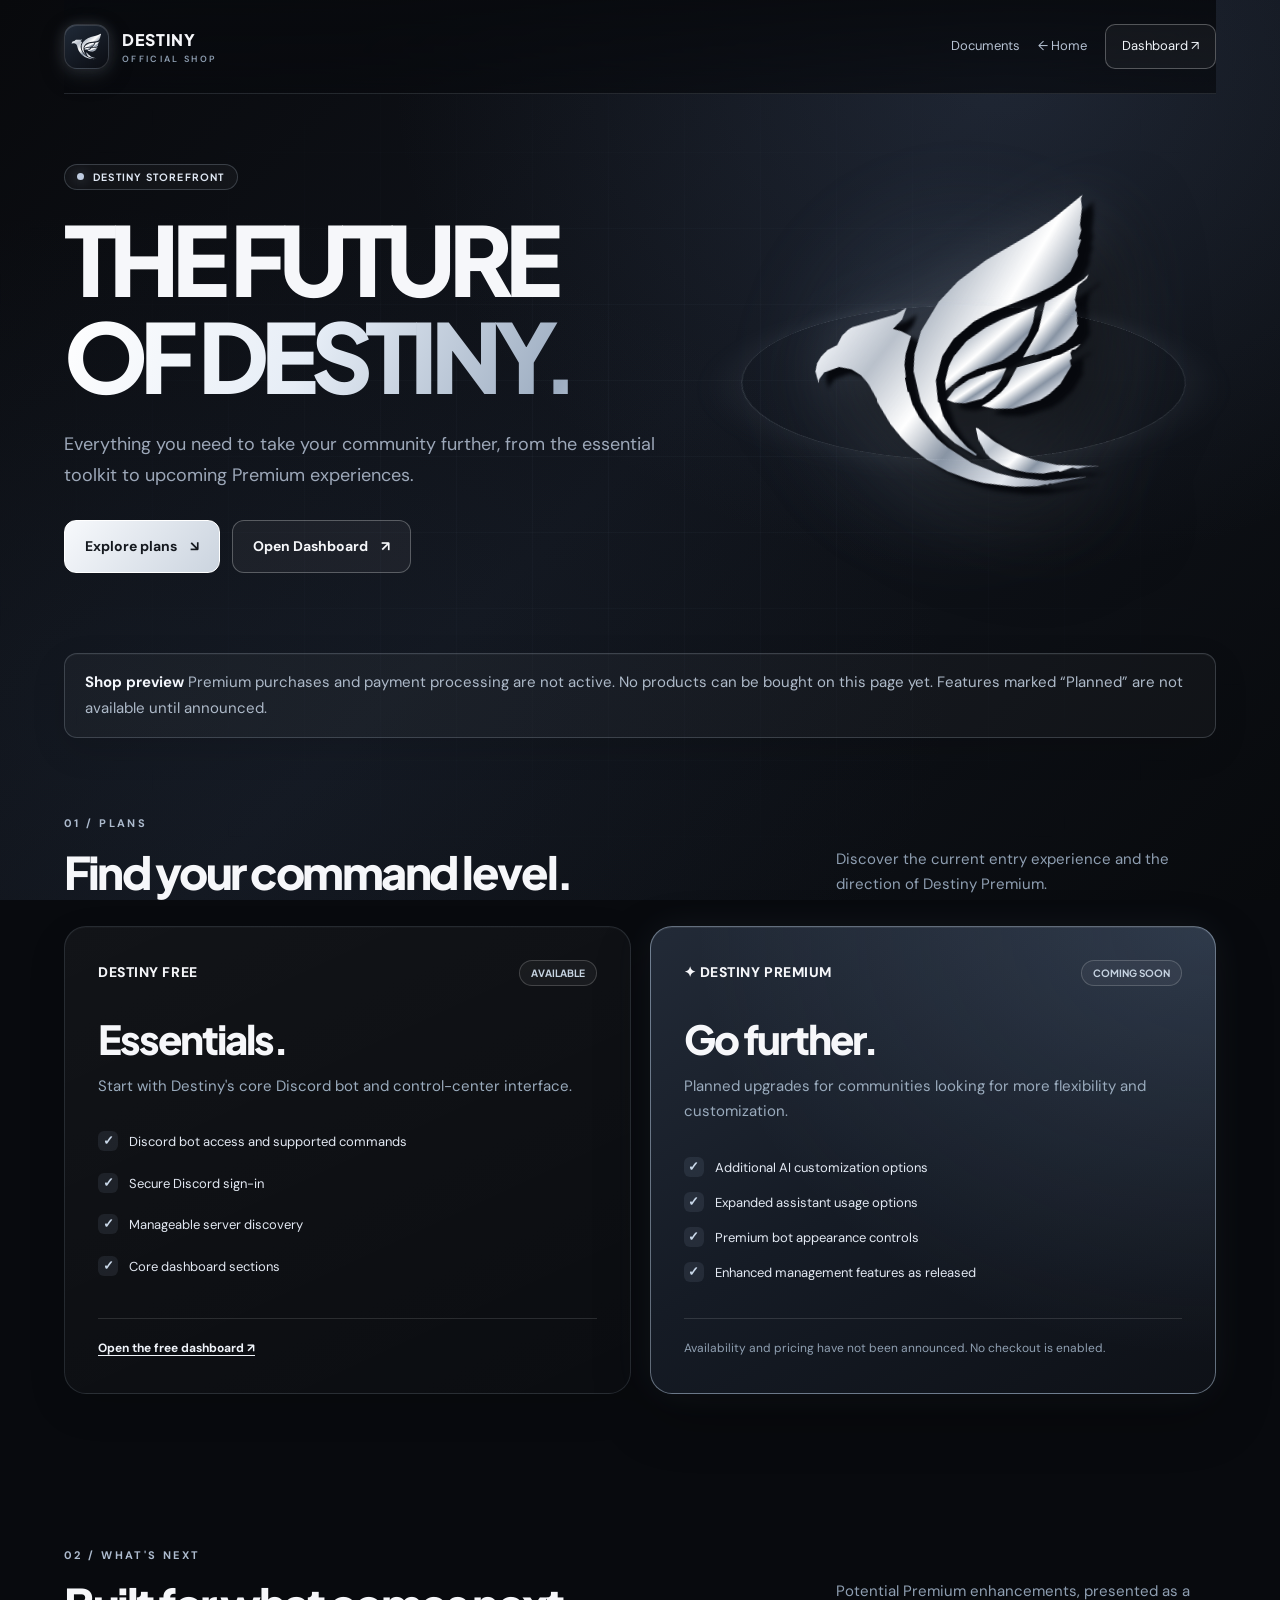
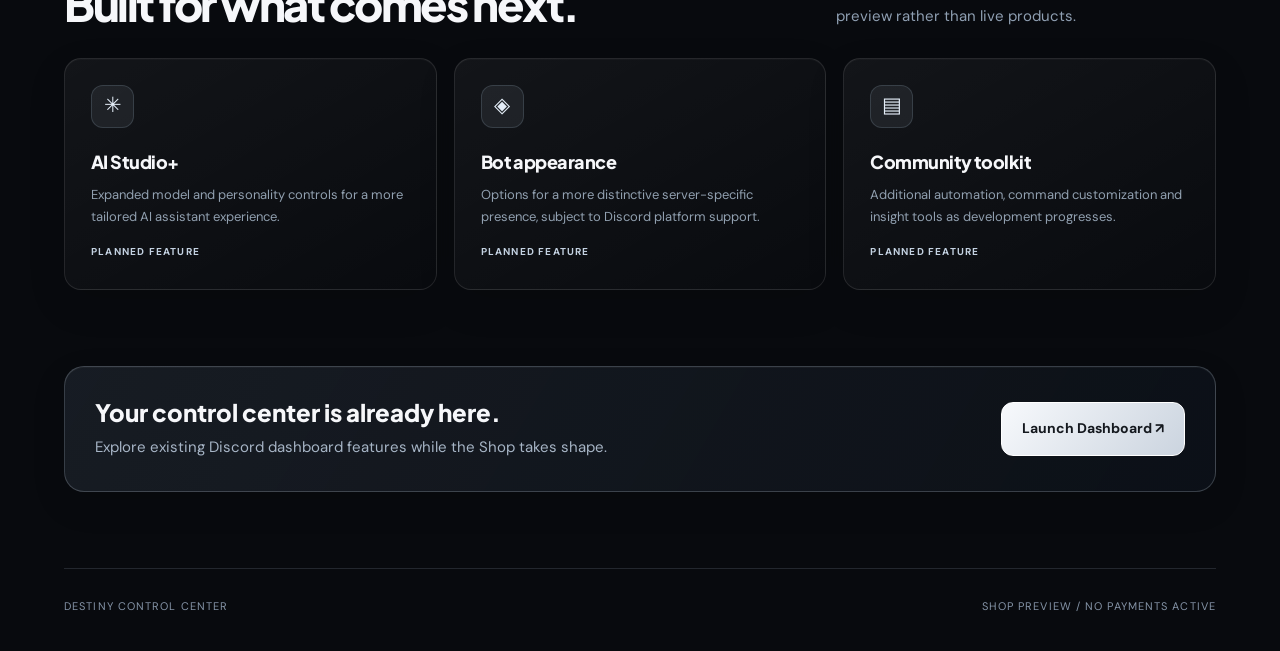
<file: shop.html>
<!doctype html>
<html lang="en">
<head>
<meta charset="utf-8">
<meta name="viewport" content="width=device-width,initial-scale=1">
<meta name="theme-color" content="#080a0e">
<meta name="description" content="Explore the Destiny Shop, free community tools and upcoming Premium features.">
<title>Shop | Destiny Control Center</title>
<link rel="icon" href="./assets/destiny-eagle.svg" type="image/svg+xml">
<link rel="preconnect" href="https://fonts.googleapis.com">
<link rel="preconnect" href="https://fonts.gstatic.com" crossorigin>
<link href="https://fonts.googleapis.com/css2?family=DM+Sans:wght@400;500;600;700&family=Plus+Jakarta+Sans:wght@400;500;600;700;800&display=swap" rel="stylesheet">
<style>
:root{color-scheme:dark;--bg:#090b10;--text:#f6f7fa;--muted:#9da8b9;--edge:#ffffff20;--silver:#d1dbe8}
*{box-sizing:border-box}
html{scroll-behavior:smooth}
body{background:var(--bg);color:var(--text);font:400 15px/1.7 'DM Sans',sans-serif;margin:0;min-height:100vh;overflow-x:hidden;background-image:radial-gradient(ellipse at 78% 8%,#4e60803a,transparent 43%),radial-gradient(ellipse at 13% 78%,#31425925,transparent 50%),linear-gradient(135deg,#08090c 0%,#11151d 50%,#080a0d 100%)}
a{text-decoration:none;color:inherit}a:focus-visible{outline:2px solid #bfcde4;outline-offset:5px}
button{font:inherit}
.bg-grid{position:fixed;inset:0;z-index:-1;background-image:linear-gradient(#b4c9df08 1px,transparent 1px),linear-gradient(90deg,#b4c9df08 1px,transparent 1px);background-size:76px 76px;mask-image:radial-gradient(ellipse at center,#000 12%,transparent 80%);pointer-events:none}
.shell{max-width:1280px;margin:0 auto;padding:0 clamp(22px,5vw,70px)}
nav{height:94px;display:flex;align-items:center;justify-content:space-between;gap:16px;border-bottom:1px solid var(--edge)}
.brand{display:flex;align-items:center;gap:13px;font:800 16px 'Plus Jakarta Sans',sans-serif;letter-spacing:.055em}
.brand img{width:45px;height:45px;padding:6px;background:linear-gradient(145deg,#202a38,#0b0d13);border:1px solid #ffffff24;border-radius:13px}
.brand small{display:block;margin-top:3px;letter-spacing:.26em;color:#8d9db0;font:600 9px 'DM Sans',sans-serif}
.nav-links{display:flex;align-items:center;gap:18px;font-size:13px;color:#b6c2d2}
.nav-links a:hover{color:#fff}
.nav-cta{border:1px solid #ffffff45;border-radius:10px;padding:10px 16px;background:#ffffff0b;color:#f1f5fa}
.nav-cta:hover{background:#ffffff1a}
.hero{display:grid;grid-template-columns:1.1fr .9fr;gap:28px;min-height:520px;align-items:center;padding:69px 0 80px}
.eyebrow{font-weight:700;color:#aabbd0;font-size:11px;letter-spacing:.25em}
h1{font:800 clamp(53px,7.5vw,96px)/1.02 'Plus Jakarta Sans',sans-serif;letter-spacing:-.08em;margin:19px 0 25px}
h1 span{display:block;background:linear-gradient(115deg,#fff,#e6edf6 40%,#9dadc1 80%,#e9eef6);color:transparent;-webkit-background-clip:text;background-clip:text}
.hero-copy>p{max-width:600px;color:var(--muted);font-size:18px;line-height:1.7;margin:0 0 29px}
.actions{display:flex;gap:12px;flex-wrap:wrap}
.btn{display:inline-flex;align-items:center;justify-content:center;gap:13px;padding:14px 20px;border-radius:12px;border:1px solid #ffffff44;font-weight:700;font-size:14px;transition:transform .25s,background .25s,border-color .25s;white-space:nowrap}
.btn:hover{transform:translateY(-3px);border-color:#f3f7ffad}
.btn.main{background:linear-gradient(130deg,#f7f9fc,#cbd4df);color:#15191f;border-color:#fff}
.btn.sub{background:#ffffff0c}
.hero-art{position:relative;display:grid;place-items:center;min-height:375px;perspective:1100px;isolation:isolate}
.hero-art::before{content:"";position:absolute;width:80%;aspect-ratio:1;border-radius:50%;background:radial-gradient(circle,#b6c9e634 0%,#7e9abc19 39%,transparent 70%);filter:blur(28px);animation:glow 9s ease-in-out infinite alternate}
.hero-art::after{content:"";position:absolute;width:86%;aspect-ratio:1;border:1px solid #e5f0ff28;border-radius:50%;transform:rotateX(70deg) rotateZ(-27deg);box-shadow:0 0 50px #acc0d31a}
.eagle{width:70%;max-width:330px;transform:rotate(-12deg) rotateX(13deg) rotateY(-15deg);filter:drop-shadow(10px 10px 2px #06080d) drop-shadow(20px 35px 35px #000a) drop-shadow(0 0 29px #dce9ff23);animation:float 7s ease-in-out infinite}
.badge{display:inline-flex;gap:9px;align-items:center;padding:6px 12px;border:1px solid #bbc9db3b;border-radius:50px;font:700 10px 'Plus Jakarta Sans',sans-serif;letter-spacing:.12em;text-transform:uppercase;color:#e0e8f4;background:#ffffff09}
.dot{height:7px;width:7px;border-radius:50%;background:#bfcce0;box-shadow:0 0 13px #c1d8ff69}
.notice{padding:16px 20px;background:#e4eaf508;border:1px solid #b6c3d03b;border-radius:13px;color:#aebac9;line-height:1.7}
.notice strong{color:#f3f6fb}
.section{padding:76px 0}
.section-top{display:flex;justify-content:space-between;align-items:end;gap:20px;margin-bottom:28px}
.small-label{color:#adbbce;letter-spacing:.22em;font-weight:700;font-size:11px}
h2{font:800 clamp(30px,4.3vw,45px)/1.15 'Plus Jakarta Sans',sans-serif;letter-spacing:-.055em;margin:13px 0 0}
.section-top>p{color:#8f9fb2;max-width:380px;margin:0}
.plans{display:grid;grid-template-columns:repeat(2,minmax(0,1fr));gap:19px}
.plan{position:relative;border:1px solid #a8bbce29;border-radius:22px;overflow:hidden;background:linear-gradient(155deg,#ffffff0b,#ffffff04);min-height:415px;padding:33px;display:flex;flex-direction:column;transition:transform .28s,border-color .28s}
.plan:hover{transform:translateY(-5px);border-color:#c2d5eb5f}
.plan.premium{background:radial-gradient(ellipse at 100% 0%,#829dc339,transparent 65%),linear-gradient(150deg,#222a37 0%,#151b25 50%,#0e1117 100%);border-color:#b8cce17b;box-shadow:0 20px 50px #0004,inset 0 1px 0 #ffffff1a}
.plan .plan-head{display:flex;align-items:center;justify-content:space-between;gap:10px}
.plan-label{font-weight:800;font-size:14px;letter-spacing:.04em}
.tier{font:700 10px 'Plus Jakarta Sans',sans-serif;border:1px solid #ffffff2e;border-radius:100px;padding:6px 11px;color:#c7d4e2;background:#ffffff0b}
.plan h3{font:800 40px 'Plus Jakarta Sans',sans-serif;letter-spacing:-.05em;margin:27px 0 10px}
.plan p{color:#9aabbd;margin:0 0 18px}
.list{padding:14px 0 22px;margin:0;list-style:none;display:grid;gap:13px;color:#e3e9f3;flex:1}
.list li{display:flex;align-items:flex-start;gap:11px;font-size:13px}
.list li:before{content:"✓";width:20px;height:20px;line-height:20px;flex:0 0 auto;text-align:center;border-radius:6px;background:#a2b8d71a;color:#cad9ea;font-weight:700}
.plan-footer{border-top:1px solid #ffffff20;padding-top:19px;margin-top:12px;font-size:12px;color:#90a0b2;min-height:42px}
.plan-footer a{color:#f0f4fa;font-weight:700;text-decoration:underline;text-underline-offset:3px}
.features{display:grid;grid-template-columns:repeat(3,minmax(0,1fr));gap:17px}
.feature{padding:26px;border:1px solid #ffffff1b;border-radius:17px;background:linear-gradient(150deg,#ffffff0c,#ffffff02);transition:.25s}
.feature:hover{border-color:#d4e1ef66;transform:translateY(-4px)}
.symbol{width:43px;height:43px;border-radius:12px;display:grid;place-items:center;background:#d6e8fb12;border:1px solid #b4c9e02c;color:#e4edf8;margin-bottom:22px;font-size:21px}
.feature h3{font:800 18px 'Plus Jakarta Sans',sans-serif;letter-spacing:-.03em;margin:0 0 11px}
.feature p{color:#91a0b0;line-height:1.7;margin:0;font-size:13px}
.feature span.status{display:inline-block;margin-top:15px;font-size:10px;letter-spacing:.12em;color:#c4d2e2;font-weight:700}
.final{border:1px solid #cfdeea38;border-radius:20px;padding:30px;background:linear-gradient(120deg,#7e94b122,#1119246e);display:flex;justify-content:space-between;gap:30px;align-items:center}
.final h3{margin:0 0 8px;font:800 24px 'Plus Jakarta Sans',sans-serif}
.final p{margin:0;color:#a7b5c6}
footer{margin-top:76px;padding:28px 0 36px;border-top:1px solid #ffffff22;display:flex;justify-content:space-between;gap:15px;font-size:11px;letter-spacing:.1em;color:#8594a7}
@keyframes float{0%,100%{transform:rotate(-12deg) rotateX(13deg) rotateY(-15deg) translateY(3px)}50%{transform:rotate(-10deg) rotateX(13deg) rotateY(-15deg) translateY(-12px)}}
@keyframes glow{from{opacity:.55;transform:scale(.94)}to{opacity:1;transform:scale(1.12)}}
@media(max-width:830px){.hero{grid-template-columns:1fr;gap:0;padding:60px 0 45px}.hero-art{min-height:300px;grid-row:1}.hero-copy{text-align:center}.hero-copy>p{margin-left:auto;margin-right:auto}.actions{justify-content:center}.plans{grid-template-columns:1fr}.section{padding:55px 0}.section-top{display:block}.section-top>p{margin-top:14px}.features{grid-template-columns:repeat(2,minmax(0,1fr))}}
@media(max-width:570px){.nav-links{gap:8px}.nav-links>a:first-child{display:none}.brand{font-size:13px}.nav-cta{padding:9px 11px}.eagle{max-width:270px}.hero-art{min-height:270px}.hero{padding-top:24px}.features{grid-template-columns:1fr}.plan{padding:24px;min-height:0}.section{padding:42px 0}.final{display:block}.final a{margin-top:23px;width:100%}footer{font-size:9px}}
@media(prefers-reduced-motion:reduce){*,*::before,*::after{animation:none!important;transition:none!important;scroll-behavior:auto!important}}
</style>
<link rel="stylesheet" href="./assets/site-refinement.css?v=1"></head>
<body>
<div class="bg-grid" aria-hidden="true"></div>
<div class="shell">
<nav aria-label="Main navigation">
<a href="./" class="brand"><img src="./assets/destiny-eagle.svg" alt=""><span>DESTINY<small>OFFICIAL SHOP</small></span></a>
<div class="nav-links"><a href="./documents.html">Documents</a><a href="./">← Home</a><a href="./dashboard.html" class="nav-cta">Dashboard ↗</a></div>
</nav>
<main>
<header class="hero">
<div class="hero-copy">
<div class="badge"><span class="dot"></span> Destiny Storefront</div>
<h1>THE FUTURE<br><span>OF DESTINY.</span></h1>
<p>Everything you need to take your community further, from the essential toolkit to upcoming Premium experiences.</p>
<div class="actions"><a class="btn main" href="#plans">Explore plans <span aria-hidden="true">↘</span></a><a class="btn sub" href="./dashboard.html">Open Dashboard <span aria-hidden="true">↗</span></a></div>
</div>
<div class="hero-art" aria-hidden="true"><img class="eagle" src="./assets/destiny-eagle.svg" alt=""></div>
</header>
<div class="notice"><strong>Shop preview</strong> Premium purchases and payment processing are not active. No products can be bought on this page yet. Features marked “Planned” are not available until announced.</div>
<section class="section" id="plans">
<div class="section-top"><div><div class="small-label">01 / PLANS</div><h2>Find your command level.</h2></div><p>Discover the current entry experience and the direction of Destiny Premium.</p></div>
<div class="plans">
<article class="plan">
<div class="plan-head"><div class="plan-label">DESTINY FREE</div><span class="tier">AVAILABLE</span></div>
<h3>Essentials.</h3>
<p>Start with Destiny's core Discord bot and control-center interface.</p>
<ul class="list"><li>Discord bot access and supported commands</li><li>Secure Discord sign-in</li><li>Manageable server discovery</li><li>Core dashboard sections</li></ul>
<div class="plan-footer"><a href="./dashboard.html">Open the free dashboard ↗</a></div>
</article>
<article class="plan premium">
<div class="plan-head"><div class="plan-label">✦ DESTINY PREMIUM</div><span class="tier">COMING SOON</span></div>
<h3>Go further.</h3>
<p>Planned upgrades for communities looking for more flexibility and customization.</p>
<ul class="list"><li>Additional AI customization options</li><li>Expanded assistant usage options</li><li>Premium bot appearance controls</li><li>Enhanced management features as released</li></ul>
<div class="plan-footer">Availability and pricing have not been announced. No checkout is enabled.</div>
</article>
</div>
</section>
<section class="section" id="features">
<div class="section-top"><div><div class="small-label">02 / WHAT'S NEXT</div><h2>Built for what comes next.</h2></div><p>Potential Premium enhancements, presented as a preview rather than live products.</p></div>
<div class="features">
<article class="feature"><div class="symbol">✳</div><h3>AI Studio+</h3><p>Expanded model and personality controls for a more tailored AI assistant experience.</p><span class="status">PLANNED FEATURE</span></article>
<article class="feature"><div class="symbol">◈</div><h3>Bot appearance</h3><p>Options for a more distinctive server-specific presence, subject to Discord platform support.</p><span class="status">PLANNED FEATURE</span></article>
<article class="feature"><div class="symbol">▤</div><h3>Community toolkit</h3><p>Additional automation, command customization and insight tools as development progresses.</p><span class="status">PLANNED FEATURE</span></article>
</div>
</section>
<div class="final"><div><h3>Your control center is already here.</h3><p>Explore existing Discord dashboard features while the Shop takes shape.</p></div><a class="btn main" href="./dashboard.html">Launch Dashboard ↗</a></div>
</main>
<footer><span>DESTINY CONTROL CENTER</span><span>SHOP PREVIEW / NO PAYMENTS ACTIVE</span></footer>
</div>
</body>
</html>
</file>
<file: assets/site-refinement.css>
/* Shared Destiny visual language for the public pages. */
:root {
  --destiny-ice: #dce6f4;
  --destiny-edge: rgba(194, 210, 232, .18);
  --destiny-muted: #9ba8ba;
  --destiny-glass: rgba(17, 21, 28, .72);
}
html { scrollbar-color: #465366 #080a0e; }
body {
  background-color: #080a0e;
  background-attachment: fixed;
}
::selection { background: #c5d2e5; color: #080b10; }
a, button { -webkit-tap-highlight-color: transparent; }
a:focus-visible, button:focus-visible, summary:focus-visible {
  outline: 2px solid #d4e1f3;
  outline-offset: 4px;
  border-radius: 7px;
}
.bg, .bg-grid { pointer-events: none; }
nav, .nav {
  position: sticky;
  top: 0;
  z-index: 20;
  backdrop-filter: blur(20px) saturate(125%);
  -webkit-backdrop-filter: blur(20px) saturate(125%);
  background: linear-gradient(180deg, rgba(8,10,14,.91), rgba(8,10,14,.72));
  border-bottom-color: rgba(204, 218, 239, .14);
}
.brand-icon, .brand img {
  box-shadow: inset 0 1px rgba(255,255,255,.12), 0 8px 24px rgba(0,0,0,.26), 0 0 24px rgba(180,199,229,.055);
}
.brand-icon img, .brand img { filter: drop-shadow(0 2px 7px rgba(218,231,249,.18)); }
.nav-right a, .nav-links a, .nav-actions a, .back {
  transition: color .2s ease, border-color .2s ease, background .2s ease, transform .2s ease, box-shadow .2s ease;
}
.nav-right a:hover, .nav-links a:hover { color: #fff; }
.nav-right .nav-enter:hover, .nav-shop:hover, .nav-cta:hover, .nav-actions a:hover, .back:hover {
  border-color: rgba(221,233,249,.58);
  box-shadow: 0 8px 25px rgba(0,0,0,.2), 0 0 20px rgba(183,203,233,.055);
}
.action, .btn, .cta a, .nav-cta, .nav-enter, .shop-preview-link {
  position: relative;
  isolation: isolate;
  overflow: hidden;
}
.action:focus-visible, .btn:focus-visible, .cta a:focus-visible {
  outline-offset: 4px;
}
.hero-copy, .hero-visual, .hero-art, .shop-preview, .plan, .feature, .tile, .note, .cta {
  will-change: auto;
}
.hero-visual, .hero-art { filter: drop-shadow(0 16px 32px rgba(0,0,0,.13)); }
.plan, .feature, .tile {
  box-shadow: 0 14px 38px rgba(0,0,0,.12), inset 0 1px rgba(255,255,255,.025);
}
.plan:hover, .feature:hover, .tile:hover {
  box-shadow: 0 20px 48px rgba(0,0,0,.24), 0 0 25px rgba(185,204,232,.055), inset 0 1px rgba(255,255,255,.04);
}
.plan.premium {
  box-shadow: 0 22px 55px rgba(0,0,0,.28), 0 0 38px rgba(173,196,229,.075), inset 0 1px rgba(255,255,255,.075);
}
.notice, .note, .cta, .final {
  box-shadow: inset 0 1px rgba(255,255,255,.035), 0 12px 34px rgba(0,0,0,.12);
}
.section { scroll-margin-top: 110px; }
.layout section { scroll-margin-top: 112px; }
aside a[aria-current="location"] {
  color: #f4f7fc;
  background: linear-gradient(100deg, rgba(196,213,238,.12), rgba(196,213,238,.035));
  box-shadow: inset 2px 0 #c4d2e5, inset 0 0 0 1px rgba(210,225,246,.06);
}
.faq details { transition: background .2s ease, border-color .2s ease; }
.faq details[open] { background: linear-gradient(90deg, rgba(190,208,235,.045), transparent 75%); }
.faq summary { padding: 2px 4px; }
.faq summary::after { transition: transform .2s ease; }
.faq details[open] summary::after { transform: rotate(180deg); }
footer { border-top-color: rgba(203,217,237,.14); }
.shop-preview {
  border: 1px solid rgba(194,210,232,.16);
  border-radius: 18px;
  background: linear-gradient(130deg, rgba(28,35,46,.62), rgba(12,15,20,.45));
  box-shadow: inset 0 1px rgba(255,255,255,.035), 0 18px 45px rgba(0,0,0,.16);
}
.shop-preview-link {
  border: 1px solid rgba(197,214,239,.25);
  border-radius: 10px;
  padding: 11px 14px;
  background: rgba(225,235,249,.07);
  transition: transform .2s ease, border-color .2s ease, background .2s ease;
}
.shop-preview-link:hover { transform: translateY(-2px); border-color: rgba(221,233,249,.55); background: rgba(225,235,249,.12); }
@media (max-width: 780px) {
  nav, .nav { position: relative; top: auto; }
  .section, .layout section { scroll-margin-top: 24px; }
}
@media (prefers-reduced-motion: reduce) {
  html { scroll-behavior: auto; }
  *, *::before, *::after { animation-duration: .01ms !important; animation-iteration-count: 1 !important; transition-duration: .01ms !important; }
}
</file>
<file: assets/dashboard-enhancements.css>
/* Destiny Dashboard interaction polish — additive layer; preserves the original theme. */
:root {
  --destiny-line: rgba(184, 195, 211, .16);
  --destiny-glow: rgba(175, 191, 215, .12);
  --destiny-ease: cubic-bezier(.2, .75, .25, 1);
}
html { scroll-behavior: smooth; scrollbar-color: #454b56 #090b0e; }
body {
  background-image:
    radial-gradient(ellipse at 78% 4%, rgba(111, 128, 153, .095), transparent 34rem),
    radial-gradient(ellipse at 12% 88%, rgba(83, 96, 119, .07), transparent 32rem);
  background-attachment: fixed;
}
body::before {
  content: "";
  position: fixed;
  z-index: 0;
  inset: -24%;
  pointer-events: none;
  opacity: .36;
  background:
    radial-gradient(ellipse at 20% 28%, rgba(199, 211, 232, .07), transparent 30%),
    radial-gradient(ellipse at 76% 72%, rgba(120, 137, 162, .055), transparent 34%);
  animation: destinyAmbient 26s ease-in-out infinite alternate;
}
body::after {
  content: "";
  position: fixed;
  z-index: 0;
  inset: 0;
  pointer-events: none;
  opacity: .1;
  background-image: linear-gradient(rgba(255,255,255,.025) 1px, transparent 1px),
                    linear-gradient(90deg, rgba(255,255,255,.025) 1px, transparent 1px);
  background-size: 52px 52px;
  mask-image: linear-gradient(to bottom, black, transparent 78%);
}
.app { position: relative; z-index: 1; }
.sidebar {
  background: linear-gradient(180deg, rgba(13,15,18,.98), rgba(8,10,12,.98));
  border-right-color: rgba(184,195,211,.17);
  box-shadow: 18px 0 54px rgba(0,0,0,.22);
  backdrop-filter: blur(18px);
}
.logo { position: relative; }
.logo::after {
  content: "";
  position: absolute;
  left: 23px;
  right: 23px;
  bottom: 10px;
  height: 1px;
  background: linear-gradient(90deg, transparent, rgba(222,231,244,.2), transparent);
}
.server-select {
  border-color: rgba(184,195,211,.22);
  box-shadow: inset 0 1px rgba(255,255,255,.035), 0 9px 28px rgba(0,0,0,.16);
  transition: border-color .22s var(--destiny-ease), background .22s var(--destiny-ease), transform .22s var(--destiny-ease);
}
.server-select:hover { border-color: rgba(211,222,238,.4); background: #191c21; transform: translateY(-1px); }
.navitem { transition: color .2s var(--destiny-ease), background .2s var(--destiny-ease), transform .2s var(--destiny-ease), box-shadow .2s var(--destiny-ease); }
.navitem:hover { transform: translateX(2px); }
.navitem.active {
  background: linear-gradient(100deg, rgba(218,227,241,.12), rgba(218,227,241,.035));
  box-shadow: inset 2px 0 #c5cfdf, inset 0 0 0 1px rgba(218,227,241,.075), 0 5px 20px rgba(0,0,0,.12);
}
.topbar {
  background: rgba(9,11,14,.82);
  backdrop-filter: blur(18px);
  border-bottom-color: rgba(184,195,211,.14);
  box-shadow: 0 8px 34px rgba(0,0,0,.12);
}
.content { isolation: isolate; }
.pagehead, .panel, .card, .command, .guild-item, .identity-bar {
  transition: border-color .24s var(--destiny-ease), background .24s var(--destiny-ease), box-shadow .24s var(--destiny-ease), transform .24s var(--destiny-ease);
}
.panel {
  border-color: rgba(184,195,211,.17);
  background: linear-gradient(145deg, rgba(21,23,27,.96), rgba(13,15,18,.97));
  box-shadow: 0 16px 42px rgba(0,0,0,.16), inset 0 1px rgba(255,255,255,.025);
}
.panel-head { border-bottom-color: rgba(184,195,211,.11); }
.card {
  border-color: rgba(184,195,211,.16);
  background:
    radial-gradient(ellipse at 100% 0%, rgba(188,202,224,.055), transparent 62%),
    linear-gradient(145deg, #171a1f, #101216);
  box-shadow: 0 12px 34px rgba(0,0,0,.14), inset 0 1px rgba(255,255,255,.025);
}
.card:hover, .guild-item:hover, .command:hover {
  border-color: rgba(211,223,241,.32);
  box-shadow: 0 17px 38px rgba(0,0,0,.24), 0 0 25px rgba(178,196,222,.045);
  transform: translateY(-2px);
}
.feature-grid .card { position: relative; overflow: hidden; }
.feature-grid .card::after, .panel::after {
  content: "";
  position: absolute;
  inset: 0;
  border-radius: inherit;
  pointer-events: none;
  opacity: 0;
  background: linear-gradient(115deg, transparent 15%, rgba(255,255,255,.035) 48%, transparent 78%);
  transform: translateX(-35%);
  transition: opacity .25s ease, transform .55s var(--destiny-ease);
}
.feature-grid .card:hover::after { opacity: 1; transform: translateX(25%); }
.button {
  border-color: rgba(184,195,211,.24);
  transition: transform .16s var(--destiny-ease), border-color .2s var(--destiny-ease), background .2s var(--destiny-ease), box-shadow .2s var(--destiny-ease), color .2s var(--destiny-ease);
}
.button:hover:not(:disabled) {
  border-color: rgba(218,228,243,.48);
  box-shadow: 0 5px 18px rgba(0,0,0,.2), 0 0 18px rgba(182,199,224,.055);
  transform: translateY(-1px);
}
.button:active:not(:disabled) { transform: translateY(1px) scale(.985); }
.button.primary {
  box-shadow: inset 0 1px rgba(255,255,255,.32), 0 5px 20px rgba(201,213,232,.08);
}
.button:disabled { opacity: .55; cursor: not-allowed; transform: none; }
.input, input, textarea, select {
  transition: border-color .2s var(--destiny-ease), box-shadow .2s var(--destiny-ease), background .2s var(--destiny-ease);
}
.input:focus, input:focus, textarea:focus, select:focus {
  border-color: rgba(202,216,238,.58) !important;
  box-shadow: 0 0 0 3px rgba(186,203,230,.085), 0 0 20px rgba(186,203,230,.045);
}
.fieldrow { border-bottom-color: rgba(184,195,211,.085); }
.toggle { transition: background .2s ease, box-shadow .2s ease, transform .15s ease; }
.toggle:active { transform: scale(.96); }
.alert { border-color: rgba(184,195,211,.2); box-shadow: inset 0 1px rgba(255,255,255,.025); }
.badge, .premium-tag { backdrop-filter: blur(8px); }
.guild-item { border-color: rgba(184,195,211,.15); }
.avatar { box-shadow: 0 0 0 2px rgba(218,228,243,.12), 0 5px 18px rgba(0,0,0,.25); }
.login-notice { box-shadow: 0 18px 60px rgba(0,0,0,.42), 0 0 26px rgba(177,195,222,.07); backdrop-filter: blur(18px); }

.destiny-preferences-trigger {
  display: inline-flex;
  align-items: center;
  justify-content: center;
  gap: 8px;
  min-height: 38px;
  padding: 0 12px;
  color: #c5ccd8;
  background: linear-gradient(145deg, rgba(32,36,43,.9), rgba(17,19,23,.95));
  border: 1px solid rgba(184,195,211,.2);
  border-radius: 10px;
  font: 600 12px 'DM Sans', sans-serif;
  letter-spacing: .015em;
  transition: transform .18s var(--destiny-ease), border-color .2s ease, color .2s ease, box-shadow .2s ease;
}
.destiny-preferences-trigger:hover, .destiny-preferences-trigger[aria-expanded="true"] {
  color: #f4f6fa;
  border-color: rgba(213,225,244,.48);
  box-shadow: 0 0 22px rgba(183,200,225,.08);
}
.destiny-preferences-trigger:active { transform: scale(.97); }
.destiny-preferences-panel {
  position: fixed;
  z-index: 30;
  top: 74px;
  right: 22px;
  width: min(340px, calc(100vw - 28px));
  padding: 18px;
  color: #eff2f7;
  background: linear-gradient(145deg, rgba(25,28,34,.98), rgba(12,14,17,.99));
  border: 1px solid rgba(197,211,232,.25);
  border-radius: 15px;
  box-shadow: 0 24px 74px rgba(0,0,0,.55), 0 0 32px rgba(175,194,223,.07), inset 0 1px rgba(255,255,255,.05);
  backdrop-filter: blur(22px);
  transform-origin: top right;
  animation: destinyPanelIn .2s var(--destiny-ease) both;
}
.destiny-preferences-panel[hidden] { display: none !important; }
.destiny-preferences-head { display:flex; align-items:flex-start; justify-content:space-between; gap:12px; margin-bottom:17px; }
.destiny-preferences-head strong { display:block; font:700 15px 'Plus Jakarta Sans',sans-serif; }
.destiny-preferences-head small { display:block; color:#959eac; font-size:11px; line-height:1.5; margin-top:5px; }
.destiny-preferences-close {
  width:28px; height:28px; flex:0 0 28px; border-radius:8px;
  border:1px solid rgba(184,195,211,.16); color:#c7ced8; background:#ffffff08;
}
.destiny-preference-row {
  display:flex; align-items:center; justify-content:space-between; gap:14px;
  padding:12px 0; border-top:1px solid rgba(184,195,211,.1);
}
.destiny-preference-copy strong { display:block; font-size:12px; font-weight:700; }
.destiny-preference-copy small { display:block; color:#929ba9; font-size:10px; line-height:1.45; margin-top:4px; max-width:220px; }
.destiny-preference-row input[type="checkbox"] { width:17px; height:17px; accent-color:#cbd5e4; flex:0 0 auto; }
.destiny-volume { width:100%; accent-color:#cbd5e4; cursor:pointer; }
.destiny-volume-label { display:flex; justify-content:space-between; gap:10px; color:#adb6c4; font-size:11px; margin:13px 0 8px; }
.destiny-preferences-note { color:#818b9b; font-size:10px; line-height:1.5; margin:12px 0 0; }
.destiny-toast-root { position:fixed; z-index:60; right:22px; bottom:22px; display:grid; gap:9px; width:min(360px,calc(100vw - 28px)); pointer-events:none; }
.destiny-toast {
  padding:13px 15px; color:#edf1f6; background:rgba(18,21,26,.97);
  border:1px solid rgba(190,205,225,.24); border-radius:12px;
  box-shadow:0 16px 42px rgba(0,0,0,.36); font-size:12px; line-height:1.5;
  animation:destinyToastIn .22s var(--destiny-ease) both;
}
.destiny-toast[data-kind="success"] { border-color:rgba(147,198,165,.4); }
.destiny-toast[data-kind="error"] { border-color:rgba(210,145,145,.42); }
@keyframes destinyAmbient { from { transform:translate3d(-1.2%,-.6%,0) scale(1); } to { transform:translate3d(1.2%,.8%,0) scale(1.035); } }
@keyframes destinyPanelIn { from { opacity:0; transform:translateY(-6px) scale(.985); } to { opacity:1; transform:translateY(0) scale(1); } }
@keyframes destinyToastIn { from { opacity:0; transform:translateY(8px); } to { opacity:1; transform:translateY(0); } }
@keyframes destinyContentIn { from { opacity:0; transform:translateY(7px); } to { opacity:1; transform:translateY(0); } }
.content { animation:destinyContentIn .32s var(--destiny-ease) both; }
@media (max-width:760px) {
  .destiny-preferences-trigger { width:38px; min-width:38px; padding:0; font-size:0; gap:0; }
  .destiny-preferences-trigger::before { content:"✧"; font-size:17px; }
  .destiny-preferences-panel { top:68px; right:12px; }
  .destiny-toast-root { right:14px; bottom:14px; }
}
@media (prefers-reduced-motion:reduce) {
  html { scroll-behavior:auto; }
  *, *::before, *::after { animation-duration:.01ms !important; animation-iteration-count:1 !important; transition-duration:.01ms !important; }
}
body[data-reduced-motion="true"] *, body[data-reduced-motion="true"] *::before, body[data-reduced-motion="true"] *::after {
  animation-duration:.01ms !important; animation-iteration-count:1 !important; transition-duration:.01ms !important;
}
</file>
<file: assets/dashboard-refinement.css>
/* Destiny dashboard art direction refinement — premium command-center treatment. */
:root {
  --dc-line: rgba(190, 205, 226, .15);
  --dc-silver: #d7e1ef;
  --dc-muted: #939eae;
}
html { scrollbar-color: #465366 #080a0e; }
body {
  background:
    radial-gradient(ellipse 52% 36% at 88% 0%, rgba(114,132,160,.105), transparent 75%),
    radial-gradient(ellipse 40% 35% at 5% 100%, rgba(82,100,128,.075), transparent 78%),
    #060708;
  background-attachment: fixed;
}
.sidebar {
  width: 258px;
  border-right: 1px solid rgba(195,210,232,.16);
  background:
    radial-gradient(ellipse at 20% 0%, rgba(177,196,225,.07), transparent 55%),
    linear-gradient(180deg, #0e1014 0%, #090a0d 100%);
  box-shadow: 16px 0 52px rgba(0,0,0,.2);
}
.logo {
  padding: 25px 21px 23px;
  gap: 13px;
  border-bottom: 1px solid rgba(194,209,231,.1);
}
.logo .back-brand {
  width: 43px; height: 43px; flex: 0 0 43px;
  display: grid; place-items: center;
  border-radius: 13px;
  border: 1px solid rgba(213,226,245,.2);
  background: linear-gradient(145deg, rgba(199,214,237,.14), rgba(255,255,255,.025));
  box-shadow: inset 0 1px rgba(255,255,255,.12), 0 7px 22px rgba(0,0,0,.3);
  transition: transform .25s ease, border-color .25s ease, box-shadow .25s ease;
}
.logo .back-brand:hover {
  transform: translateY(-2px) rotate(-3deg);
  border-color: rgba(225,236,251,.52);
  box-shadow: 0 9px 25px rgba(0,0,0,.3), 0 0 22px rgba(181,202,232,.09);
}
.logo .back-brand img { width: 32px; height: 32px; object-fit: contain; filter: drop-shadow(0 2px 8px rgba(222,234,250,.2)); }
.logo strong { letter-spacing: -.025em; }
.logo small { letter-spacing: .2em; color: #8793a5; }
.server-select {
  margin: 16px 13px 12px;
  min-height: 66px;
  border-color: rgba(190,207,231,.19);
  background: linear-gradient(145deg, rgba(34,39,48,.92), rgba(17,19,24,.96));
  box-shadow: inset 0 1px rgba(255,255,255,.04), 0 8px 24px rgba(0,0,0,.17);
}
.server-icon {
  background: linear-gradient(145deg, #aebbd0, #65748a);
  color: #111720;
  box-shadow: inset 0 1px rgba(255,255,255,.35), 0 4px 12px rgba(0,0,0,.25);
}
.navscroll { padding-inline: 11px; }
.nav-group {
  color: #778497;
  letter-spacing: .19em;
  font-size: 9px;
  margin-top: 24px;
}
.navitem {
  min-height: 41px;
  padding: 10px 12px;
  margin: 2px 0;
  color: #a4adbb;
  border: 1px solid transparent;
}
.navitem .glyph { font-size: 16px; color: #aebbd0; }
.navitem:hover {
  background: linear-gradient(100deg, rgba(201,216,238,.085), rgba(201,216,238,.025));
  border-color: rgba(197,213,237,.075);
}
.navitem.active {
  color: #f4f7fc;
  border-color: rgba(208,223,246,.13);
  background: linear-gradient(100deg, rgba(199,216,241,.15), rgba(199,216,241,.045));
  box-shadow: inset 2px 0 #cbd7e8, 0 5px 16px rgba(0,0,0,.14);
}
.navitem.active .glyph { color: #e1eafa; }
.sidebar-foot {
  background: linear-gradient(180deg, transparent, rgba(180,198,225,.025));
  border-top-color: rgba(194,209,231,.12);
  padding: 16px 19px;
  font-size: 11px;
}
.topbar {
  height: 72px;
  position: sticky;
  top: 0;
  z-index: 8;
  background: rgba(8,10,13,.82);
  backdrop-filter: blur(20px) saturate(125%);
  -webkit-backdrop-filter: blur(20px) saturate(125%);
  border-bottom-color: rgba(194,209,231,.14);
}
.back-home {
  display: inline-flex;
  align-items: center;
  gap: 7px;
  color: #9da9ba;
  font-size: 12px;
  padding: 8px 10px;
  border: 1px solid transparent;
  border-radius: 9px;
  transition: color .2s ease, border-color .2s ease, background .2s ease;
}
.back-home:hover { color: #f0f4fa; border-color: rgba(194,209,231,.18); background: rgba(190,207,231,.055); }
.breadcrumb { font-size: 12px; }
.breadcrumb strong { color: #e8edf5; }
.right .button {
  background: linear-gradient(145deg, rgba(39,44,54,.95), rgba(20,22,27,.96));
  border-color: rgba(193,208,231,.2);
}
.right .button:hover { border-color: rgba(219,231,248,.45); }
.avatar {
  background: linear-gradient(145deg, #aebbd0, #68778c);
  color: #10151d;
  border: 1px solid rgba(232,240,251,.38);
  box-shadow: 0 5px 18px rgba(0,0,0,.25), inset 0 1px rgba(255,255,255,.32);
}
.content { max-width: 1360px; padding-top: 39px; }
.pagehead {
  position: relative;
  padding-bottom: 23px;
  border-bottom: 1px solid rgba(193,208,231,.11);
}
.pagehead h1 {
  font-size: clamp(28px, 3vw, 38px);
  letter-spacing: -.055em;
  text-shadow: 0 5px 28px rgba(0,0,0,.25);
}
.pagehead .eyebrow { color: #aab9cc; letter-spacing: .19em; }
.status {
  background: rgba(192,209,235,.065);
  border-color: rgba(193,209,231,.2);
  color: #d4deec;
  box-shadow: inset 0 1px rgba(255,255,255,.035);
}
.status i { box-shadow: 0 0 11px currentColor; }
.card, .panel, .command {
  border-color: rgba(190,205,226,.15);
  box-shadow: 0 14px 38px rgba(0,0,0,.14), inset 0 1px rgba(255,255,255,.025);
}
.card {
  background:
    radial-gradient(ellipse at 100% 0%, rgba(180,198,226,.055), transparent 65%),
    linear-gradient(145deg, #171a20, #101216);
}
.card:hover {
  border-color: rgba(207,222,244,.36);
  box-shadow: 0 18px 43px rgba(0,0,0,.26), 0 0 26px rgba(185,204,233,.055), inset 0 1px rgba(255,255,255,.04);
}
.card .metric { letter-spacing: -.055em; }
.card .label { color: #c0c9d6; }
.feature .symbol {
  border: 1px solid rgba(193,209,232,.14);
  background: linear-gradient(145deg, rgba(193,209,232,.12), rgba(193,209,232,.035));
  box-shadow: inset 0 1px rgba(255,255,255,.04);
}
.feature .arrow { color: #c7d5e9; transition: transform .2s ease; }
.feature:hover .arrow { transform: translate(2px,-2px); }
.heading {
  display: flex;
  align-items: center;
  gap: 12px;
  color: #edf1f7;
  letter-spacing: -.025em;
}
.heading::before {
  content: "";
  width: 3px; height: 18px; border-radius: 3px;
  background: linear-gradient(#e0e9f7, #6f8099);
  box-shadow: 0 0 13px rgba(191,211,239,.16);
}
.panel {
  background: linear-gradient(145deg, rgba(22,25,30,.98), rgba(13,15,18,.98));
}
.panel-head { background: linear-gradient(100deg, rgba(197,213,236,.035), transparent); }
.panel-head h2 { letter-spacing: -.025em; }
.fieldrow { border-bottom-color: rgba(190,205,226,.1); }
.input {
  background: rgba(8,11,15,.78);
  border-color: rgba(190,205,226,.19);
}
.toggle.on { background: linear-gradient(90deg, #77879e, #b5c5da); border-color: #c7d6e9; }
.toggle.on:after { background: #111820; }
.badge { color: #d2dceb; border-color: rgba(194,210,233,.18); background: rgba(194,210,233,.065); }
.alert {
  color: #d4dce8;
  background: linear-gradient(110deg, rgba(176,194,222,.09), rgba(176,194,222,.035));
  border-color: rgba(194,210,233,.19);
}
.catalog .command { background: linear-gradient(145deg, #181c23, #101318); }
.command small { color: #c4d2e5; }
.toolbar { align-items: center; }
.toolbar .input { min-width: 0; }
.login-hero {
  position: relative;
  overflow: hidden;
  padding: clamp(26px,4vw,46px);
  background:
    radial-gradient(ellipse at 100% 0%, rgba(185,205,236,.12), transparent 58%),
    linear-gradient(145deg, #1a1f28, #101318);
}
.login-hero::after {
  content: "";
  position: absolute;
  width: 270px; height: 270px;
  right: -110px; top: -140px;
  border: 1px solid rgba(204,220,244,.13);
  border-radius: 50%;
  box-shadow: 0 0 0 28px rgba(204,220,244,.018), 0 0 0 58px rgba(204,220,244,.012);
  pointer-events: none;
}
.login-sigil {
  width: 58px; height: 58px; display: grid; place-items: center;
  border: 1px solid rgba(211,226,247,.22); border-radius: 17px;
  background: linear-gradient(145deg, rgba(205,221,244,.16), rgba(205,221,244,.035));
  color: #e0e9f7; font-size: 25px;
  box-shadow: 0 8px 26px rgba(0,0,0,.2), inset 0 1px rgba(255,255,255,.08);
}
@media (max-width: 760px) {
  .sidebar { width: min(290px, 86vw); }
  .topbar { height: 64px; }
  .back-home { font-size: 11px; padding: 7px; }
  .breadcrumb { display: none; }
  .content { padding-top: 26px; }
  .pagehead { padding-bottom: 18px; }
}
@media (prefers-reduced-motion: reduce) {
  *, *::before, *::after { animation-duration: .01ms !important; animation-iteration-count: 1 !important; transition-duration: .01ms !important; }
}
</file>
<file: assets/dashboard-premium.css>
/* Destiny premium dashboard layer — additive overrides, preserving existing behavior. */
:root{
  --bg:#08090b;--panel:#111316;--line:rgba(198,207,220,.13);--muted:#9ba4b2;--fg:#f2f4f7;
  --destiny-silver:#d5dce6;--destiny-gold:#b69a68;--destiny-gold-soft:rgba(182,154,104,.14);
  --destiny-shadow:0 22px 60px rgba(0,0,0,.34);
}
html{scroll-behavior:smooth;scrollbar-color:#424852 #090a0c}
body{
 background:
  radial-gradient(ellipse 48% 34% at 82% -8%,rgba(165,181,207,.105),transparent 72%),
  radial-gradient(ellipse 30% 36% at 0% 100%,rgba(182,154,104,.045),transparent 75%),
  #08090b;
 color:var(--fg);
}
body:after{
 content:"";position:fixed;inset:0;z-index:0;pointer-events:none;opacity:.11;
 background-image:linear-gradient(rgba(210,220,234,.07) 1px,transparent 1px),linear-gradient(90deg,rgba(210,220,234,.07) 1px,transparent 1px);
 background-size:64px 64px;mask-image:linear-gradient(120deg,transparent 8%,#000 72%);
}
.app{position:relative;z-index:1;min-height:100vh}
.sidebar{
 width:284px;background:linear-gradient(180deg,rgba(17,19,23,.98),rgba(9,10,12,.99));
 border-right:1px solid rgba(204,215,231,.12);box-shadow:12px 0 50px rgba(0,0,0,.16);
}
.logo{padding:28px 22px 25px;border-bottom:1px solid rgba(204,215,231,.08);margin-bottom:16px}
.logo strong{letter-spacing:.075em;font-size:16px}
.logo small{letter-spacing:.22em;color:#8792a2}
.emblem{
 background:linear-gradient(145deg,#f0f2f5 0%,#b9c2cf 44%,#7f8998 100%);
 box-shadow:0 8px 25px rgba(0,0,0,.3),inset 0 1px rgba(255,255,255,.8);
}
.server-select{
 background:linear-gradient(135deg,rgba(37,41,48,.92),rgba(20,22,26,.92));
 border-color:rgba(202,214,232,.2);box-shadow:inset 0 1px rgba(255,255,255,.045),0 12px 26px rgba(0,0,0,.16);
 transition:border-color .2s,transform .2s,background .2s;
}
.server-select:hover{border-color:rgba(205,184,143,.55);background:#202329;transform:translateY(-2px)}
.server-icon{background:linear-gradient(145deg,#b9a27a,#746347);color:#111318;box-shadow:inset 0 1px rgba(255,255,255,.4)}
.nav-group{color:#9c8c6d;letter-spacing:.2em;font-size:9px;margin-top:25px}
.navitem{position:relative;padding:11px 13px;color:#aab2bf;border:1px solid transparent}
.navitem .glyph{color:#9ba8ba;transition:color .2s,transform .2s}
.navitem:hover{background:rgba(206,218,237,.07);color:#f5f6f8;transform:translateX(3px)}
.navitem:hover .glyph{color:#d9c39b;transform:scale(1.06)}
.navitem.active{
 background:linear-gradient(100deg,rgba(198,210,229,.13),rgba(198,210,229,.035));
 color:#f6f7f9;border-color:rgba(202,215,235,.11);font-weight:700;
 box-shadow:inset 2px 0 #c0a77a,0 8px 24px rgba(0,0,0,.12);
}
.navitem.active .glyph{color:#d4bd91}
.sidebar-foot{border-top-color:rgba(204,215,231,.1);color:#b3bac5}
.main{background:transparent}
.topbar{
 position:sticky;top:0;z-index:8;height:76px;
 background:rgba(9,10,12,.82);border-bottom:1px solid rgba(204,215,231,.12);
 backdrop-filter:blur(22px) saturate(135%);-webkit-backdrop-filter:blur(22px) saturate(135%);
}
.breadcrumb{font-size:12px;letter-spacing:.025em;color:#9da6b4}
.breadcrumb strong{color:#edf0f4}
.back-home{border-color:rgba(196,207,224,.16);background:rgba(255,255,255,.025)}
.back-home:hover{border-color:rgba(205,184,143,.52);background:var(--destiny-gold-soft)}
.button{
 border-color:rgba(196,207,224,.2);background:linear-gradient(145deg,#242830,#171a1f);
 box-shadow:inset 0 1px rgba(255,255,255,.045);color:#e6eaf0;
}
.button:hover{background:linear-gradient(145deg,#303640,#1e2229);border-color:rgba(209,220,237,.36);box-shadow:0 10px 25px rgba(0,0,0,.2)}
.button.primary{
 background:linear-gradient(135deg,#e5e8ed,#b9c2ce);color:#111419;border-color:#e7ebf1;
 box-shadow:0 7px 22px rgba(178,192,212,.13),inset 0 1px white;
}
.button.primary:hover{background:linear-gradient(135deg,#f5f6f8,#cbd3de);box-shadow:0 10px 28px rgba(178,192,212,.2)}
.avatar{background:linear-gradient(145deg,#c1aa7d,#786849);color:#111318;box-shadow:0 0 0 3px rgba(182,154,104,.1)}
.content{max-width:1450px;padding-top:42px;animation:destinyPageIn .45s cubic-bezier(.2,.75,.25,1) both}
.pagehead{align-items:center;margin-bottom:34px}
.eyebrow{color:#c4ad82;letter-spacing:.2em;font-size:10px}
.pagehead h1{font-size:clamp(29px,3vw,39px);letter-spacing:-.055em;margin:9px 0 8px}
.pagehead p{color:#a3acb9;font-size:14px;max-width:720px}
.status{background:rgba(182,154,104,.09);border-color:rgba(182,154,104,.25);color:#d9c8a7}
.status i{background:#b69a68;box-shadow:0 0 12px rgba(182,154,104,.5)}
.stats{gap:17px}
.card,.panel,.command{
 background:linear-gradient(150deg,rgba(25,28,33,.97),rgba(14,16,19,.98));
 border:1px solid rgba(196,207,224,.13);border-radius:17px;
 box-shadow:0 13px 34px rgba(0,0,0,.2),inset 0 1px rgba(255,255,255,.035);
}
.card{padding:23px;transition:transform .25s,border-color .25s,box-shadow .25s}
.card:hover{transform:translateY(-4px);border-color:rgba(205,184,143,.32);box-shadow:0 20px 44px rgba(0,0,0,.28),inset 0 1px rgba(255,255,255,.06)}
.card .label{color:#c1c8d2;font-size:12px;letter-spacing:.035em}
.card .metric{font-size:34px;letter-spacing:-.055em;margin:19px 0 7px;color:#f3f5f8}
.card small{color:#8792a1}
.heading{font-size:19px;letter-spacing:-.025em;margin:38px 0 17px}
.feature-grid{gap:16px}
.feature{min-height:190px;cursor:pointer}
.feature .symbol{background:linear-gradient(145deg,#303640,#191c21);border:1px solid rgba(204,215,231,.1);color:#d6c5a2;box-shadow:inset 0 1px rgba(255,255,255,.07)}
.feature strong{font-size:15px}
.feature p{color:#a0a9b6}
.feature .arrow{color:#c2aa7e}
.split{gap:18px}
.panel{overflow:hidden}
.panel-head{padding:24px 26px;background:linear-gradient(100deg,rgba(255,255,255,.025),transparent);border-bottom-color:rgba(196,207,224,.1)}
.panel-head h2{font-size:18px;letter-spacing:-.025em}
.panel-head p{color:#9da7b5}
.row{border-bottom-color:rgba(196,207,224,.09)}
.badge{color:#d7c49e;background:rgba(182,154,104,.09);border-color:rgba(182,154,104,.2)}
.fieldrow{border-bottom-color:rgba(196,207,224,.09)}
.fieldrow strong{color:#e9edf2}
.fieldrow small{color:#99a3b1}
.input{background:#0b0d10;border-color:#343a43;color:#f0f2f5;transition:border-color .2s,box-shadow .2s}
.input:focus{border-color:#b9a47d;box-shadow:0 0 0 3px rgba(182,154,104,.12);outline:0}
.toggle.on{background:#b69a68}.toggle.on:after{background:#111318}
.actions{background:rgba(255,255,255,.015)}
.alert{background:rgba(182,154,104,.075);border-color:rgba(182,154,104,.22);color:#d5c7ab}
.catalog{gap:14px}.command{padding:18px 20px;transition:transform .2s,border-color .2s}.command:hover{transform:translateY(-2px);border-color:rgba(205,184,143,.28)}
.command small{color:#c2a879}
.toolbar .input{min-width:0}
.guild-item{border-bottom-color:rgba(196,207,224,.1)}
.guild-avatar{background:linear-gradient(145deg,#414955,#20242b);border:1px solid rgba(204,215,231,.13)}
.identity-bar{background:linear-gradient(120deg,#1b1e23,#111316);border-color:rgba(196,207,224,.15)}
.login-hero{border-color:rgba(196,207,224,.18);box-shadow:var(--destiny-shadow);background:radial-gradient(ellipse at 50% 0%,rgba(182,154,104,.12),transparent 65%),linear-gradient(145deg,#191c21,#0e1013)}
.login-sigil{color:#d1bd96;text-shadow:0 0 30px rgba(182,154,104,.24)}
.ai-plan{border-radius:17px}.premium-plan{background:radial-gradient(ellipse at 100% 0%,rgba(182,154,104,.14),transparent 65%),linear-gradient(145deg,#1b1d21,#101215);border-color:rgba(182,154,104,.3)}
.premium-tag{color:#d9c59d;background:rgba(182,154,104,.1);border-color:rgba(182,154,104,.25)}
.login-notice{background:#171a1f;border-color:rgba(205,184,143,.35);box-shadow:0 25px 90px #000b}
@keyframes destinyPageIn{from{opacity:0;transform:translateY(9px)}to{opacity:1;transform:translateY(0)}}
@media(max-width:1100px){.sidebar{width:255px}}
@media(max-width:760px){
 .sidebar{width:min(300px,86vw);background:rgba(12,14,17,.985);box-shadow:25px 0 65px rgba(0,0,0,.45)}
 .topbar{height:68px;padding:0 14px;gap:8px}
 .content{padding:27px 15px 55px}
 .pagehead{align-items:flex-start;margin-bottom:25px}
 .pagehead .status{margin-top:18px}
 .stats{grid-template-columns:repeat(2,minmax(0,1fr))}
 .card{padding:17px;border-radius:14px}
 .card .metric{font-size:29px}
 .feature-grid{gap:11px}
 .feature{min-height:174px}
 .split{gap:12px}
 .panel-head{padding:19px}
 .fieldrow{padding:18px 19px}
 .actions{padding:15px 19px;flex-wrap:wrap}
 .right{gap:7px}.right .button{padding:9px 10px}
}
@media(max-width:420px){
 .breadcrumb{display:none}
 .stats{gap:9px}
 .card .metric{font-size:26px}
 .feature-grid{grid-template-columns:1fr}
 .feature{min-height:145px}
}
@media(prefers-reduced-motion:reduce){
 *,*::before,*::after{animation-duration:.01ms!important;animation-iteration-count:1!important;scroll-behavior:auto!important;transition-duration:.01ms!important}
 .card:hover,.feature:hover,.navitem:hover{transform:none}
}

/* Responsive layout and mobile navigation repair */
html {
  width: 100%;
  min-width: 320px;
  overflow-x: clip;
  -webkit-text-size-adjust: 100%;
}
body {
  width: 100%;
  min-width: 320px;
  overflow-x: clip;
}
.app {
  /* Do not create a stacking context: the fixed mobile drawer must sit
     above its backdrop while the rest of the page remains dimmed. */
  position: relative;
  z-index: auto !important;
  width: 100%;
  min-width: 0;
  min-height: 100vh;
  min-height: 100svh;
}
.main,
#content {
  min-width: 0;
  width: 100%;
}
.content {
  width: 100%;
  max-width: 1450px;
  min-width: 0;
  margin-inline: auto;
}
img, svg, video, canvas {
  max-width: 100%;
}
.catalog,
.stats,
.feature-grid,
.split {
  min-width: 0;
}
.command {
  min-width: 0;
  overflow-wrap: anywhere;
}
.navscroll {
  flex: 1 1 auto;
  min-height: 0;
  overflow-y: auto;
  overflow-x: hidden;
  overscroll-behavior: contain;
  -webkit-overflow-scrolling: touch;
  touch-action: pan-y;
  scrollbar-gutter: stable;
}
.logo,
.server-select,
.sidebar-foot {
  flex-shrink: 0;
}

@media (max-width: 760px) {
  .app {
    min-height: 100vh;
    min-height: 100svh;
  }
  .sidebar {
    position: fixed;
    z-index: 10;
    top: 0;
    bottom: 0;
    left: 0;
    width: min(320px, 88vw);
    height: 100vh;
    height: 100dvh;
    max-height: 100dvh;
    display: flex;
    flex-direction: column;
    overflow: hidden;
    padding-bottom: env(safe-area-inset-bottom, 0px);
    overscroll-behavior: contain;
  }
  .sidebar.open {
    transform: translateX(0);
  }
  .overlay.open {
    display: block;
    position: fixed;
    z-index: 9;
    inset: 0;
    background: rgba(0, 0, 0, .62);
    -webkit-tap-highlight-color: transparent;
  }
  .navscroll {
    flex: 1 1 0%;
    min-height: 0;
    height: 0;
    padding-bottom: 14px;
    overscroll-behavior-y: contain;
  }
  .topbar {
    width: 100%;
    min-width: 0;
    min-height: 64px;
    height: auto;
    padding: 10px 12px;
    gap: 8px;
  }
  .topbar > div:first-child {
    min-width: 0;
    gap: 8px !important;
  }
  .right {
    flex: 0 0 auto;
    min-width: 0;
    gap: 6px;
  }
  .content {
    width: 100%;
    max-width: 100%;
    padding: clamp(18px, 5vw, 28px) clamp(12px, 4vw, 18px) 60px;
  }
  .pagehead {
    align-items: flex-start;
    gap: 12px;
  }
  .stats {
    grid-template-columns: repeat(2, minmax(0, 1fr));
  }
  .feature-grid,
  .split,
  .catalog {
    grid-template-columns: minmax(0, 1fr);
  }
  .toolbar {
    min-width: 0;
    flex-wrap: wrap;
  }
  .toolbar .input {
    min-width: 0;
    max-width: 100%;
  }
  .fieldrow {
    min-width: 0;
    grid-template-columns: minmax(0, 1fr);
  }
  .fieldrow > * {
    min-width: 0;
  }
  .panel,
  .card,
  .command {
    min-width: 0;
    max-width: 100%;
  }
}

@media (max-width: 420px) {
  .topbar {
    padding-inline: 10px;
  }
  .topbar > div:first-child {
    gap: 6px !important;
  }
  .right .button {
    max-width: 126px;
    padding: 9px 8px;
    font-size: 11px;
    white-space: nowrap;
  }
  .right .avatar {
    width: 32px;
    height: 32px;
    flex: 0 0 32px;
  }
  .stats {
    grid-template-columns: minmax(0, 1fr);
  }
  .pagehead h1 {
    font-size: clamp(25px, 8vw, 32px);
  }
}

@media (min-width: 761px) {
  .sidebar {
    position: sticky;
    top: 0;
    height: 100vh;
    height: 100svh;
    overflow: hidden;
  }
  .navscroll {
    flex: 1 1 auto;
    min-height: 0;
  }
}

@media (prefers-reduced-motion: reduce) {
  html { scroll-behavior: auto; }
}


/* Mobile drawer: explicit ID-level stacking and independently scrollable nav. */
@media (max-width: 760px) {
  .app {
    position: relative !important;
    z-index: auto !important;
    isolation: auto !important;
    transform: none !important;
    filter: none !important;
  }

  #overlay.open {
    position: fixed !important;
    inset: 0 !important;
    z-index: 2147483000 !important;
    display: block !important;
    pointer-events: auto !important;
  }

  #sidebar,
  #sidebar.open {
    position: fixed !important;
    inset: 0 auto 0 0 !important;
    z-index: 2147483001 !important;
    width: min(320px, 88vw) !important;
    height: 100vh !important;
    height: 100dvh !important;
    max-height: 100dvh !important;
    display: flex !important;
    flex-direction: column !important;
    overflow: hidden !important;
    visibility: visible !important;
    pointer-events: auto !important;
  }

  #sidebar:not(.open) {
    transform: translateX(-105%) !important;
    pointer-events: none !important;
  }

  #sidebar.open {
    transform: translateX(0) !important;
  }

  #sidebar .navscroll {
    display: block !important;
    flex: 1 1 auto !important;
    min-height: 0 !important;
    height: auto !important;
    overflow-y: auto !important;
    overflow-x: hidden !important;
    overscroll-behavior-y: contain;
    -webkit-overflow-scrolling: touch;
    touch-action: pan-y;
    padding-bottom: max(18px, env(safe-area-inset-bottom)) !important;
  }

  #sidebar .sidebar-foot {
    flex: 0 0 auto !important;
  }
}
</file>
<file: assets/destiny-v2.css>
/* DESTINY 3.0 — mobile-first command center */
:root{
 --d-bg:#0b1018;--d-panel:#141d29;--d-panel-2:#1b2735;--d-line:rgba(190,207,229,.12);
 --d-text:#edf2f8;--d-muted:#96a4b6;--d-gold:#c5a46d;--d-green:#62c995;
}
html{background:var(--d-bg);scroll-behavior:smooth}
body{background:radial-gradient(ellipse 70% 42% at 80% -10%,rgba(91,120,158,.2),transparent 72%),linear-gradient(145deg,#0b1018,#0e1520 58%,#0a1018)!important;color:var(--d-text);overflow-x:hidden}
body:before{content:"";position:fixed;inset:0;pointer-events:none;z-index:0;opacity:.18;background-image:linear-gradient(rgba(207,220,239,.035) 1px,transparent 1px),linear-gradient(90deg,rgba(207,220,239,.035) 1px,transparent 1px);background-size:44px 44px;mask-image:linear-gradient(to bottom,#000,transparent 82%)}
.app-shell{position:relative;z-index:1;display:grid!important;grid-template-columns:278px minmax(0,1fr);min-height:100vh;width:100%;background:transparent}
.sidebar,#sidebar{position:sticky!important;top:0!important;inset:auto!important;width:278px!important;height:100vh!important;min-height:100vh;display:flex!important;flex-direction:column;overflow:hidden!important;transform:none;border-right:1px solid var(--d-line);background:linear-gradient(180deg,#172231,#101925 72%,#0e1721);box-shadow:12px 0 42px rgba(0,0,0,.17)}
.sidebar-brand{min-height:88px;padding:18px 20px!important;display:flex;align-items:center;gap:12px;border-bottom:1px solid var(--d-line)}
.sidebar-brand .back-brand{width:45px;height:45px;flex:0 0 45px;display:grid;place-items:center;border-radius:14px;border:1px solid rgba(197,164,109,.32);background:linear-gradient(145deg,#354354,#182332)}
.sidebar-brand .back-brand img{width:36px;height:36px;object-fit:contain}
.brand-lockup{display:flex;flex-direction:column;gap:4px}
.brand-lockup strong{font:800 15px 'Plus Jakarta Sans',sans-serif;letter-spacing:.18em;color:#f4f6fa}
.brand-lockup small{font:700 8px 'DM Sans',sans-serif;letter-spacing:.2em;color:var(--d-gold)}
.brand-version{margin-left:auto;padding:4px 6px;border:1px solid rgba(197,164,109,.28);border-radius:5px;color:var(--d-gold);font:700 9px 'DM Sans',sans-serif}
.server-select{width:calc(100% - 28px);min-height:66px;margin:16px 14px 18px!important;padding:10px 12px!important;display:flex!important;align-items:center;gap:11px;text-align:left;border:1px solid rgba(190,207,229,.15)!important;border-radius:13px!important;background:linear-gradient(140deg,#26364a,#192534)!important;color:var(--d-text);cursor:pointer}
.server-icon{width:39px;height:39px;min-width:39px;display:grid;place-items:center;padding:0!important;border-radius:11px;background:#c5a46d!important;color:#17202b!important;font-weight:900}
.server-copy{display:flex;flex-direction:column;gap:4px;min-width:0}
.server-copy strong{font-size:11px;white-space:nowrap;overflow:hidden;text-overflow:ellipsis}
.server-copy small{font-size:9px;color:#9eacbe;white-space:nowrap;overflow:hidden;text-overflow:ellipsis}
.server-select .chev{margin-left:auto;color:#aab6c6}
.sidebar-label{padding:0 23px 9px;color:#8292a6;font:800 8px 'DM Sans',sans-serif;letter-spacing:.2em}
.nav-search{min-height:39px;margin:0 13px 11px;padding:0 10px;display:flex;align-items:center;gap:8px;border:1px solid var(--d-line);border-radius:9px;background:rgba(4,9,15,.34);color:#8fa0b4}
.nav-search input{width:100%;min-width:0;padding:8px 0;border:0!important;outline:0!important;background:transparent!important;box-shadow:none!important;color:#edf2f8;font:500 11px 'DM Sans',sans-serif}
.nav-search input::placeholder{color:#75859a}
.nav-search kbd{padding:2px 5px;border:1px solid var(--d-line);border-radius:4px;font:9px 'DM Sans',sans-serif}
.navscroll{flex:1 1 auto;min-height:0;overflow-y:auto!important;overflow-x:hidden!important;padding:0 12px 15px!important;overscroll-behavior:contain;-webkit-overflow-scrolling:touch;scrollbar-width:thin}
.nav-group{margin:17px 10px 7px!important;color:#b69d76!important;font:800 8px 'DM Sans',sans-serif!important;letter-spacing:.18em!important}
.navitem{min-height:39px;margin:2px 0!important;padding:9px 11px!important;display:flex;align-items:center;gap:10px;border:1px solid transparent!important;border-radius:9px!important;background:transparent!important;color:#aebaca!important;font-size:11px;text-align:left}
.navitem .glyph{width:19px;min-width:19px;color:#91a1b5!important;font-size:15px!important}
.navitem:hover{background:rgba(201,216,237,.06)!important;transform:translateX(2px)}
.navitem.active{background:linear-gradient(100deg,rgba(197,164,109,.2),rgba(197,164,109,.045))!important;border-color:rgba(197,164,109,.2)!important;box-shadow:inset 3px 0 var(--d-gold)!important;color:#fff0d7!important}
.navitem.active .glyph{color:var(--d-gold)!important}
.sidebar-foot{flex:0 0 auto;margin:0!important;padding:14px 17px!important;border-top:1px solid var(--d-line);color:#aebaca}
.connection-indicator{display:flex;align-items:center;gap:8px;font-size:10px}
.connection-dot{width:7px;height:7px;border-radius:50%;background:var(--d-green);box-shadow:0 0 9px rgba(98,201,149,.4)}
.sidebar-foot-note{display:block;margin:8px 0 0 15px;color:#708096;font:700 7px 'DM Sans',sans-serif;letter-spacing:.14em}
.workspace-main{min-width:0;min-height:100vh;display:flex;flex-direction:column;background:transparent}
.topbar{height:76px!important;min-height:76px;position:sticky;top:0;z-index:30;flex:0 0 auto;padding:0 clamp(18px,3vw,42px)!important;border-bottom:1px solid var(--d-line)!important;background:rgba(11,16,24,.86)!important;backdrop-filter:blur(22px);-webkit-backdrop-filter:blur(22px)}
.topbar-leading{display:flex;align-items:center;gap:13px;min-width:0}
.breadcrumb-wrap{display:flex;flex-direction:column;gap:4px}
.breadcrumb-overline{font:800 8px 'DM Sans',sans-serif;letter-spacing:.19em;color:var(--d-gold)}
.breadcrumb{font-size:11px;color:#8e9db0}
.breadcrumb strong{color:#f0f3f8}
.topbar-actions{gap:8px!important}
.topbar-actions .back-home{padding:8px 10px;border:1px solid var(--d-line);border-radius:9px;color:#b7c2d0;font-size:10px;text-decoration:none}
.topbar-actions .button{padding:9px 12px;font-size:10px}
.topbar-divider{height:24px;width:1px;background:var(--d-line)}
.avatar{width:35px!important;height:35px!important;flex:0 0 35px;border-radius:11px!important;background:linear-gradient(145deg,#d2b987,#94764b)!important;color:#17202b!important}
.content.workspace-content{width:100%;max-width:1540px!important;margin:0 auto!important;padding:34px clamp(17px,3vw,42px) 58px!important;flex:1 0 auto}
.pagehead-v3{display:flex;align-items:flex-end;justify-content:space-between;gap:16px;margin-bottom:25px!important;padding:0 0 20px!important;border-bottom:1px solid var(--d-line)}
.pagehead-v3 .eyebrow{margin-bottom:9px;color:var(--d-gold);font:800 8px 'DM Sans',sans-serif;letter-spacing:.2em}
.pagehead-v3 h1{margin:0 0 7px!important;color:#f1f4f8;font:800 clamp(25px,3vw,34px)/1.1 'Plus Jakarta Sans',sans-serif;letter-spacing:-.045em}
.pagehead-v3 p{max-width:650px;margin:0;color:#98a6b8;font-size:12px;line-height:1.65}
.pagehead-context{display:flex;align-items:center;gap:8px;max-width:220px;padding:9px 12px;border:1px solid var(--d-line);border-radius:30px;background:rgba(25,37,52,.7);color:#b9c5d3;font-size:9px;white-space:nowrap;overflow:hidden;text-overflow:ellipsis}
.pagehead-context i{width:7px;height:7px;flex:0 0 7px;border-radius:50%;background:var(--d-green)}
.button{border:1px solid rgba(190,207,229,.18)!important;border-radius:10px!important;background:#202e3e!important;color:#e6edf5!important;box-shadow:none!important;transition:transform .18s ease,border-color .18s ease,background .18s ease}
.button:hover{transform:translateY(-1px);border-color:rgba(197,164,109,.45)!important;background:#2a3b4f!important}
.button.primary{border-color:#d3b47e!important;background:linear-gradient(135deg,#d1b47f,#ad8d5a)!important;color:#18212c!important;font-weight:800}
.button.primary:hover{background:linear-gradient(135deg,#e2c995,#bd9c67)!important}
.secondary-action{background:rgba(220,230,242,.055)!important}
.card,.panel,.command{border:1px solid var(--d-line)!important;border-radius:15px!important;background:linear-gradient(145deg,#1a2634,#121b27)!important;box-shadow:0 13px 35px rgba(0,0,0,.16)!important}
.heading{color:#eaf0f7}
.panel-head{padding:20px 22px!important;border-bottom:1px solid var(--d-line)!important}
.panel-head h2{font-size:15px!important}
.panel-head p{font-size:11px;color:#95a4b7}
.workspace-footer{min-height:43px;margin:0 clamp(17px,3vw,42px);display:flex;align-items:center;justify-content:space-between;gap:12px;border-top:1px solid var(--d-line);color:#687b91;font:700 7px 'DM Sans',sans-serif;letter-spacing:.13em}
.mobile-dock{display:none}

/* Server hub */
.servers-hero{position:relative;min-height:250px;margin:0 0 14px;padding:clamp(22px,4vw,38px);display:grid;grid-template-columns:minmax(0,1fr) 220px;align-items:center;gap:20px;overflow:hidden;border:1px solid rgba(197,164,109,.22);border-radius:20px;background:radial-gradient(ellipse 40% 150% at 90% 0%,rgba(197,164,109,.17),transparent 74%),linear-gradient(120deg,#25364a,#182535 60%,#172231);box-shadow:0 20px 55px rgba(0,0,0,.2)}
.servers-hero:after{content:"";position:absolute;inset:0;pointer-events:none;background:linear-gradient(120deg,transparent 48%,rgba(255,255,255,.035),transparent 80%)}
.servers-hero-copy{position:relative;z-index:2;max-width:690px}
.servers-hero-copy .eyebrow{color:#d7bd8f;font:800 8px 'DM Sans',sans-serif;letter-spacing:.2em}
.servers-hero-copy h2{max-width:650px;margin:10px 0 11px;color:#f5f7fa;font:800 clamp(25px,3vw,37px)/1.12 'Plus Jakarta Sans',sans-serif;letter-spacing:-.05em}
.servers-hero-copy p{max-width:590px;margin:0;color:#b4c0ce;font-size:12px;line-height:1.75}
.servers-hero-actions{display:flex;flex-wrap:wrap;gap:9px;margin-top:21px}
.servers-hero-actions .button{padding:11px 15px;font-size:10px}
.servers-hero-art{position:relative;min-height:175px;display:grid;place-items:center}
.servers-hero-art img{position:relative;z-index:2;width:150px;height:150px;object-fit:contain;filter:drop-shadow(0 14px 26px rgba(0,0,0,.38)) drop-shadow(0 0 20px rgba(197,164,109,.2))}
.server-art-ring{position:absolute;width:180px;height:180px;border:1px solid rgba(211,187,145,.28);border-radius:50%;box-shadow:0 0 0 19px rgba(211,187,145,.035),0 0 0 40px rgba(211,187,145,.02)}
.server-benefit-strip{display:grid;grid-template-columns:repeat(3,minmax(0,1fr));gap:10px;margin:0 0 27px}
.server-benefit{min-width:0;display:grid;grid-template-columns:30px minmax(0,1fr);grid-template-rows:auto auto;column-gap:9px;align-items:center;padding:12px 14px;border:1px solid var(--d-line);border-radius:12px;background:rgba(21,31,44,.76)}
.server-benefit>span{grid-row:1/3;color:var(--d-gold);font:800 10px 'Plus Jakarta Sans',sans-serif}
.server-benefit strong{font-size:10px;color:#e2e9f1}
.server-benefit small{margin-top:3px;color:#8292a6;font-size:8px}
.account-strip{display:flex;align-items:center;justify-content:space-between;gap:14px;margin:0 0 20px;padding:14px 16px;border:1px solid var(--d-line);border-radius:13px;background:linear-gradient(100deg,#1c2a3a,#172331)}
.account-identity{display:flex;align-items:center;gap:12px;min-width:0}
.account-avatar{width:42px;height:42px;flex:0 0 42px;display:grid;place-items:center;border:1px solid rgba(197,164,109,.3);border-radius:13px;background:linear-gradient(145deg,#d0b47f,#98794f);color:#17202b;font:800 17px 'Plus Jakarta Sans',sans-serif}
.account-identity>div:last-child{min-width:0;display:flex;flex-direction:column;gap:3px}
.account-kicker{color:#b79e77;font:800 7px 'DM Sans',sans-serif;letter-spacing:.18em}
.account-identity strong{overflow:hidden;text-overflow:ellipsis;white-space:nowrap;font-size:12px}
.account-identity small{color:#8fa0b3;font-size:9px}
.account-actions{display:flex;align-items:center;gap:12px}
.account-secure{color:#7dcda0;font:800 7px 'DM Sans',sans-serif;letter-spacing:.1em;white-space:nowrap}
.account-actions .button{padding:8px 11px;font-size:9px}
.server-api-warning{display:flex;gap:13px;padding:17px;border:1px solid rgba(220,173,101,.24);border-radius:13px;background:rgba(131,88,39,.11)}
.warning-icon{width:29px;height:29px;flex:0 0 29px;display:grid;place-items:center;border-radius:9px;background:rgba(220,173,101,.16);color:#e5b66e;font-weight:900}
.server-api-warning strong{font-size:12px}
.server-api-warning p{margin:5px 0 0;color:#a9b4c2;font-size:10px;line-height:1.6}
.server-login-panel{display:grid;grid-template-columns:1.2fr 1fr;gap:15px;align-items:center;padding:24px;border:1px solid var(--d-line);border-radius:16px;background:linear-gradient(140deg,#1a2736,#111a26)}
.server-login-copy .eyebrow{color:var(--d-gold);font-size:8px;letter-spacing:.18em}
.server-login-copy h2{margin:9px 0;color:#f1f5f9;font:800 22px 'Plus Jakarta Sans',sans-serif}
.server-login-copy p{max-width:500px;margin:0;color:#a2b0c0;font-size:11px;line-height:1.7}
.server-login-points{display:grid;gap:11px}
.server-login-points>div{display:flex;gap:9px;align-items:center;color:#c5cfdb;font-size:10px}
.server-login-points>div span:first-child{color:var(--d-green);font-weight:900}
.server-login-panel>.button{grid-column:1/-1;justify-self:start;padding:11px 17px}
.server-loading{display:grid;justify-items:center;gap:8px;padding:38px 20px;border:1px solid var(--d-line);border-radius:15px;background:#14202d;text-align:center}
.loading-mark{font-size:28px;color:var(--d-gold)}
.server-loading strong{font-size:13px}
.server-loading p{margin:0;color:#95a4b6;font-size:10px}
.server-toolbar{display:flex;align-items:flex-end;justify-content:space-between;gap:16px;margin:0 0 15px}
.server-toolbar h2{margin:0 0 5px;color:#eef3f8;font:800 17px 'Plus Jakarta Sans',sans-serif}
.server-toolbar p{margin:0;color:#8fa0b3;font-size:10px}
.server-search{width:min(270px,45%);height:40px;display:flex;align-items:center;gap:8px;padding:0 11px;border:1px solid var(--d-line);border-radius:10px;background:#111b27;color:#8fa0b3}
.server-search input{width:100%;min-width:0;border:0!important;outline:0!important;background:transparent!important;color:#eef3f8;font-size:10px}
.server-directory{display:grid;gap:20px}
.server-group{min-width:0;padding:18px;border:1px solid var(--d-line);border-radius:16px;background:rgba(17,27,39,.7)}
.server-group-head{display:flex;align-items:center;justify-content:space-between;gap:12px;margin-bottom:14px}
.server-group-kicker{color:var(--d-gold);font:800 7px 'DM Sans',sans-serif;letter-spacing:.18em}
.server-group-title h2{margin:5px 0 4px;color:#edf2f8;font:800 15px 'Plus Jakarta Sans',sans-serif}
.server-group-title p{margin:0;color:#8fa0b3;font-size:9px;line-height:1.5}
.server-count{width:34px;height:34px;flex:0 0 34px;display:grid;place-items:center;border:1px solid var(--d-line);border-radius:10px;color:#b8c5d4;font:800 10px 'Plus Jakarta Sans',sans-serif}
.server-card-grid{display:grid;grid-template-columns:repeat(3,minmax(0,1fr));gap:11px}
.server-card{min-width:0;padding:14px;border:1px solid rgba(190,207,229,.12);border-radius:13px;background:linear-gradient(145deg,#202e3e,#172331);transition:transform .2s,border-color .2s,box-shadow .2s}
.server-card:hover{transform:translateY(-3px);border-color:rgba(197,164,109,.38);box-shadow:0 14px 28px rgba(0,0,0,.2)}
.server-card[hidden]{display:none!important}
.server-card-top{display:flex;align-items:flex-start;justify-content:space-between;gap:8px}
.server-card-avatar{width:42px;height:42px;min-width:42px;border-radius:12px;overflow:hidden;background:#34485e;color:#e5edf7;font-size:12px}
.server-state{padding:5px 7px;border:1px solid var(--d-line);border-radius:6px;font:800 6px 'DM Sans',sans-serif;letter-spacing:.1em}
.server-state.is-installed{color:#82d2a5;border-color:rgba(98,201,149,.22);background:rgba(98,201,149,.07)}
.server-state.is-available{color:#d4b47d;border-color:rgba(197,164,109,.22);background:rgba(197,164,109,.07)}
.server-card-info{min-height:74px;padding:13px 0 10px}
.server-card-info h3{margin:0 0 5px;color:#eef2f7;font:700 13px 'Plus Jakarta Sans',sans-serif;overflow-wrap:anywhere}
.server-card-info p{margin:0;color:#8fa0b3;font-size:9px;line-height:1.55}
.server-card-footer{display:flex;align-items:center;justify-content:space-between;gap:8px;padding-top:10px;border-top:1px solid rgba(190,207,229,.09)}
.server-card-meta{color:#70839a;font:800 6px 'DM Sans',sans-serif;letter-spacing:.1em}
.server-card-action{padding:8px 10px!important;font-size:8px!important;white-space:nowrap}
.server-empty-card{min-height:145px;border:1px dashed rgba(190,207,229,.17);border-radius:12px;background:rgba(255,255,255,.015)}
.server-empty{display:flex;flex-direction:column;align-items:center;justify-content:center;gap:10px;padding:24px;text-align:center}
.server-empty-icon{width:42px;height:42px;display:grid;place-items:center;border:1px solid var(--d-line);border-radius:13px;background:#202d3c;color:var(--d-gold);font-size:20px}
.server-empty strong{font-size:11px}
.server-empty p{max-width:320px;margin:0;color:#8999ad;font-size:9px;line-height:1.6}

/* Overview, settings and commands */
.overview-hero{position:relative;min-height:235px;margin:0 0 15px;padding:clamp(22px,4vw,38px);display:grid;grid-template-columns:minmax(0,1fr) 190px;align-items:center;gap:20px;overflow:hidden;border:1px solid rgba(197,164,109,.22);border-radius:18px;background:radial-gradient(ellipse at 92% 10%,rgba(197,164,109,.15),transparent 62%),linear-gradient(120deg,#26384c,#172638)}
.overview-hero-copy{position:relative;z-index:2}
.overview-hero-copy .eyebrow{color:#d4b988;font-size:8px;letter-spacing:.2em}
.overview-hero-copy h2{margin:9px 0;color:#f5f7fa;font:800 clamp(25px,3vw,36px)/1.12 'Plus Jakarta Sans',sans-serif;letter-spacing:-.05em}
.overview-hero-copy p{max-width:570px;margin:0;color:#b4c0ce;font-size:11px;line-height:1.7}
.overview-hero-actions{display:flex;gap:9px;flex-wrap:wrap;margin-top:20px}
.overview-hero-actions .button{padding:10px 13px;font-size:9px}
.overview-hero-visual{position:relative;min-height:165px;display:grid;place-items:center}
.overview-hero-visual img{position:relative;z-index:2;width:135px;height:135px;object-fit:contain;filter:drop-shadow(0 12px 25px rgba(0,0,0,.3))}
.hero-halo{position:absolute;width:175px;height:175px;border-radius:50%;background:radial-gradient(circle,rgba(197,164,109,.22),transparent 70%)}
.hero-orbit{position:absolute;width:160px;height:160px;border:1px solid rgba(197,164,109,.25);border-radius:50%;transform:rotateX(65deg) rotate(-20deg)}
.overview-stats{grid-template-columns:repeat(3,minmax(0,1fr))!important;gap:11px!important}
.metric-card{padding:16px!important}
.metric-card .label{color:#b69d76;font-size:7px;letter-spacing:.16em}
.metric-card .metric{margin:10px 0 4px!important;color:#f2f5f8;font-size:clamp(17px,2vw,23px)!important;overflow-wrap:anywhere}
.metric-card small{color:#8fa0b3;font-size:9px}
.section-heading-row{display:flex;align-items:center;justify-content:space-between;gap:10px;margin:25px 0 12px}
.section-heading-row .heading{margin:0!important;font-size:15px!important}
.section-caption{color:#8292a6;font:800 7px 'DM Sans',sans-serif;letter-spacing:.15em}
.overview-feature-grid{grid-template-columns:repeat(3,minmax(0,1fr))!important;gap:11px!important}
.overview-feature-grid .feature{position:relative;min-height:160px!important;padding:15px!important;text-align:left;border-radius:13px!important}
.feature-meta{position:absolute;top:13px;right:12px;padding:4px 5px;border:1px solid var(--d-line);border-radius:5px;color:#91a0b2;font:800 6px 'DM Sans',sans-serif;letter-spacing:.08em}
.feature-meta.is-live{color:#82d2a5;border-color:rgba(98,201,149,.2)}
.feature .symbol{margin-bottom:12px!important;padding:8px!important;border-radius:10px;background:#2b3a4b!important;color:#d8c094!important;font-size:17px!important}
.feature strong{font-size:11px!important}
.feature p{font-size:9px;line-height:1.5}
.overview-bottom-grid{display:grid;grid-template-columns:1fr 1fr;gap:12px;margin-top:14px}
.system-row{min-height:45px;padding:10px 17px;display:flex;justify-content:space-between;gap:10px;border-bottom:1px solid var(--d-line);color:#aebaca;font-size:10px}
.system-state{display:inline-flex;align-items:center;gap:6px;color:#d8e0e9;font-size:9px}
.system-state i{width:6px;height:6px;border-radius:50%;background:#d2aa6d}
.system-state.is-good i{background:var(--d-green)}
.explore-row{position:relative;width:100%;min-height:55px;padding:10px 38px 10px 17px;display:flex;flex-direction:column;align-items:flex-start;justify-content:center;gap:3px;border:0;border-bottom:1px solid var(--d-line);background:transparent;color:#e7edf4;text-align:left;cursor:pointer}
.explore-row small{color:#8fa0b3;font-size:8px}
.explore-row b{position:absolute;right:17px;top:50%;transform:translateY(-50%);color:var(--d-gold)}
.pagehead:not(.pagehead-v3){margin-bottom:23px;padding-bottom:18px;border-bottom:1px solid var(--d-line)}
.pagehead:not(.pagehead-v3) h1{font:800 27px 'Plus Jakarta Sans',sans-serif;color:#eef3f8}
.pagehead:not(.pagehead-v3) p{color:#98a6b8;font-size:11px}
.fieldrow{border-bottom-color:var(--d-line)!important}
.input{border-color:rgba(190,207,229,.18)!important;background:#111b27!important;color:#eef3f8!important}
.toggle.on{background:var(--d-gold)!important}
.catalog{gap:10px}
.command{padding:15px!important}
#overlay.open{display:block!important;position:fixed;inset:0;z-index:2147483000;background:rgba(2,6,11,.74);backdrop-filter:blur(4px)}

/* Mobile app: bottom navigation, compact topbar, touch-first cards */
@media(max-width:1050px){
 .app-shell{grid-template-columns:248px minmax(0,1fr)}
 .sidebar,#sidebar{width:248px!important}
 .server-card-grid{grid-template-columns:repeat(2,minmax(0,1fr))}
 .overview-feature-grid{grid-template-columns:repeat(2,minmax(0,1fr))!important}
}
@media(max-width:760px){
 .app-shell{display:block!important;min-height:100vh;padding-bottom:calc(72px + env(safe-area-inset-bottom))}
 .sidebar,#sidebar{position:fixed!important;inset:0 auto 0 0!important;z-index:2147483001!important;width:min(330px,88vw)!important;height:100dvh!important;min-height:100dvh!important;max-height:100dvh!important;display:flex!important;flex-direction:column!important;overflow:hidden!important;transform:translateX(-105%);transition:transform .23s ease!important;box-shadow:25px 0 70px rgba(0,0,0,.5)}
 #sidebar.open{transform:translateX(0)!important}
 #sidebar:not(.open){pointer-events:none!important}
 #sidebar .navscroll{display:block!important;flex:1 1 auto!important;min-height:0!important;overflow-y:auto!important;overflow-x:hidden!important;overscroll-behavior-y:contain;-webkit-overflow-scrolling:touch;touch-action:pan-y}
 #sidebar .sidebar-foot{flex:0 0 auto!important}
 .topbar{height:62px!important;min-height:62px;padding:0 13px!important}
 .breadcrumb-overline{font-size:7px}
 .breadcrumb{font-size:10px}
 .topbar-actions{gap:5px!important}
 .topbar-actions .back-home,.topbar-divider{display:none}
 .topbar-actions .button{max-width:116px;overflow:hidden;text-overflow:ellipsis;white-space:nowrap;padding:8px 9px;font-size:9px}
 .avatar{width:31px!important;height:31px!important;flex-basis:31px}
 .content.workspace-content{padding:18px 13px 28px!important}
 .pagehead-v3{display:block!important;margin-bottom:16px!important;padding-bottom:14px!important}
 .pagehead-v3 h1{font-size:25px!important}
 .pagehead-v3 p{font-size:10px;line-height:1.55}
 .pagehead-context{display:inline-flex;margin-top:10px;max-width:100%;font-size:8px}
 .servers-hero{min-height:0;grid-template-columns:minmax(0,1fr);padding:22px 18px;margin-bottom:10px;border-radius:17px}
 .servers-hero-copy{max-width:100%}
 .servers-hero-copy h2{max-width:92%;font-size:25px;line-height:1.13}
 .servers-hero-copy p{max-width:100%;font-size:10px;line-height:1.65}
 .servers-hero-art{position:absolute;right:-45px;top:10px;width:145px;min-height:145px;opacity:.2;pointer-events:none}
 .servers-hero-art img{width:115px;height:115px}
 .server-art-ring{width:140px;height:140px}
 .servers-hero-actions{margin-top:17px}
 .servers-hero-actions .button{padding:10px 12px;font-size:9px}
 .server-benefit-strip{grid-template-columns:1fr;gap:6px;margin-bottom:17px}
 .server-benefit{grid-template-columns:26px minmax(0,1fr);padding:9px 11px}
 .server-benefit>span{font-size:8px}
 .server-benefit strong{font-size:9px}
 .server-benefit small{font-size:7px}
 .account-strip{align-items:flex-start;padding:11px;margin-bottom:13px}
 .account-avatar{width:36px;height:36px;flex-basis:36px;font-size:14px}
 .account-identity strong{font-size:10px}
 .account-identity small{font-size:8px}
 .account-secure{display:none}
 .account-actions .button{padding:7px 8px;font-size:8px}
 .server-login-panel{grid-template-columns:1fr;padding:17px;gap:14px}
 .server-login-copy h2{font-size:19px}
 .server-login-panel>.button{grid-column:auto}
 .server-toolbar{display:grid;grid-template-columns:1fr;gap:10px;margin-bottom:11px}
 .server-toolbar h2{font-size:15px}
 .server-search{width:100%;height:39px}
 .server-directory{gap:12px}
 .server-group{padding:12px;border-radius:13px}
 .server-group-head{margin-bottom:10px}
 .server-group-title h2{font-size:13px}
 .server-group-title p{font-size:8px}
 .server-count{width:29px;height:29px;flex-basis:29px}
 .server-card-grid{grid-template-columns:1fr;gap:8px}
 .server-card{display:grid;grid-template-columns:42px minmax(0,1fr);column-gap:11px;row-gap:7px;padding:11px;border-radius:12px}
 .server-card-top{grid-row:1/3;grid-column:1;display:flex;flex-direction:column;align-items:center;justify-content:flex-start;gap:7px}
 .server-card-avatar{width:39px;height:39px;min-width:39px}
 .server-state{font-size:5px;padding:4px 5px}
 .server-card-info{grid-row:1;grid-column:2;min-height:0;padding:1px 0 0}
 .server-card-info h3{font-size:11px}
 .server-card-info p{font-size:8px}
 .server-card-footer{grid-row:2;grid-column:2;padding-top:7px}
 .server-card-meta{font-size:5px}
 .server-card-action{padding:7px 9px!important;font-size:7px!important}
 .server-empty-card{min-height:130px}
 .overview-hero{grid-template-columns:1fr;min-height:0;padding:20px 17px;border-radius:16px}
 .overview-hero-copy h2{max-width:90%;font-size:25px}
 .overview-hero-copy p{font-size:10px}
 .overview-hero-visual{position:absolute;right:-38px;top:12px;width:140px;min-height:140px;opacity:.2;pointer-events:none}
 .overview-hero-visual img{width:110px;height:110px}
 .overview-stats{grid-template-columns:1fr!important;gap:7px!important}
 .metric-card{padding:12px 14px!important}
 .metric-card .metric{margin:7px 0 3px!important;font-size:17px!important}
 .overview-feature-grid{grid-template-columns:repeat(2,minmax(0,1fr))!important;gap:8px!important}
 .overview-feature-grid .feature{min-height:145px!important;padding:12px!important}
 .feature-meta{top:10px;right:8px;font-size:5px}
 .feature strong{font-size:10px!important}
 .feature p{font-size:8px}
 .overview-bottom-grid{grid-template-columns:1fr;gap:9px}
 .workspace-footer{margin:0 13px;padding:10px 0;align-items:flex-start;flex-direction:column;gap:4px;font-size:6px}
 .mobile-dock{position:fixed;z-index:1000;left:10px;right:10px;bottom:calc(8px + env(safe-area-inset-bottom));height:57px;padding:5px;display:grid;grid-template-columns:repeat(4,1fr);gap:4px;border:1px solid rgba(190,207,229,.17);border-radius:17px;background:rgba(17,27,39,.94);box-shadow:0 12px 40px rgba(0,0,0,.45);backdrop-filter:blur(22px);-webkit-backdrop-filter:blur(22px)}
 .mobile-dock button{min-width:0;display:flex;flex-direction:column;align-items:center;justify-content:center;gap:3px;border:0;border-radius:11px;background:transparent;color:#8798ac}
 .mobile-dock button.active{background:rgba(197,164,109,.13);color:#e5c58e}
 .mobile-dock .dock-icon{font-size:16px;line-height:1}
 .mobile-dock small{font:700 7px 'DM Sans',sans-serif;letter-spacing:.03em}
}
@media(max-width:390px){
 .content.workspace-content{padding-inline:11px!important}
 .servers-hero-copy h2{font-size:23px}
 .server-benefit-strip{display:none}
 .server-card-meta{display:none}
 .overview-feature-grid{grid-template-columns:1fr!important}
}
@media(prefers-reduced-motion:reduce){html{scroll-behavior:auto}.card,.button,.sidebar{transition:none!important}}
</file>
<file: assets/dashboard-ai.css>
/* Destiny AI Control Room — visual renovation layer */
:root{
  --ai-bg:#070813;
  --ai-bg-2:#0b0e1d;
  --ai-panel:rgba(17,22,42,.72);
  --ai-panel-strong:rgba(22,29,55,.88);
  --ai-line:rgba(164,180,255,.16);
  --ai-line-bright:rgba(111,232,255,.34);
  --ai-text:#f4f7ff;
  --ai-muted:#8d9ab8;
  --ai-cyan:#5ef4ff;
  --ai-blue:#6b8cff;
  --ai-violet:#aa8cff;
  --ai-green:#6dffc2;
  --ai-pink:#ff83d5;
}
body{
  color:var(--ai-text);
  background:
    radial-gradient(ellipse 55% 36% at 77% -4%,rgba(89,103,255,.26),transparent 68%),
    radial-gradient(ellipse 45% 30% at 42% 100%,rgba(27,219,255,.11),transparent 70%),
    linear-gradient(135deg,#060712 0%,#090b18 52%,#060812 100%);
}
body:before{
  opacity:.22;
  background-image:
    linear-gradient(rgba(122,142,255,.055) 1px,transparent 1px),
    linear-gradient(90deg,rgba(122,142,255,.055) 1px,transparent 1px);
  background-size:54px 54px;
  mask-image:linear-gradient(to bottom,#000 0%,transparent 82%);
}
.app-shell{background:transparent}
.sidebar{
  width:272px;
  background:linear-gradient(180deg,rgba(9,11,27,.96),rgba(6,8,18,.98));
  border-right:1px solid rgba(142,160,255,.16);
  box-shadow:18px 0 70px rgba(23,53,143,.1);
}
.sidebar:after{
  content:"";
  position:absolute;
  top:15%;
  right:-1px;
  width:1px;
  height:28%;
  background:linear-gradient(transparent,var(--ai-cyan),transparent);
  opacity:.7;
}
.logo{padding:28px 24px 25px}
.emblem{
  background:linear-gradient(145deg,#eef4ff 0%,#98a8ff 47%,#5ef4ff 100%);
  box-shadow:0 0 32px rgba(100,157,255,.23),inset 0 1px 0 #fff;
}
.brand-lockup strong{letter-spacing:.1em}
.brand-version{color:var(--ai-cyan)!important}
.server-select{
  margin:0 15px 22px;
  border-color:rgba(105,224,255,.26);
  background:linear-gradient(135deg,rgba(74,94,197,.2),rgba(14,18,42,.7));
  box-shadow:0 10px 28px rgba(0,0,0,.2),inset 0 1px 0 rgba(255,255,255,.08);
}
.server-icon{
  background:linear-gradient(145deg,#7086ff,#38dff4);
  color:#07101e;
  box-shadow:0 0 22px rgba(94,244,255,.25);
}
.sidebar-label{color:#63719a!important}
.navitem{
  color:#8c97b7;
  border:1px solid transparent;
}
.navitem:hover{
  color:#f3f7ff;
  background:rgba(92,116,255,.12);
  border-color:rgba(113,137,255,.18);
}
.navitem.active{
  color:#f7fbff;
  background:linear-gradient(100deg,rgba(91,116,255,.25),rgba(94,244,255,.07));
  border-color:rgba(112,210,255,.25);
  box-shadow:inset 3px 0 0 var(--ai-cyan),0 9px 28px rgba(32,60,183,.16);
}
.navitem.active .glyph{color:var(--ai-cyan);text-shadow:0 0 14px rgba(94,244,255,.8)}
.sidebar-foot{border-color:rgba(141,160,255,.14)}
.connection-indicator{color:var(--ai-green)!important}
.main{background:transparent}
.topbar{
  height:82px;
  position:sticky;
  top:0;
  z-index:5;
  border-color:rgba(141,160,255,.15);
  background:rgba(7,9,21,.68);
  backdrop-filter:blur(22px) saturate(140%);
}
.breadcrumb-wrap:before{color:var(--ai-cyan)!important}
.breadcrumb{color:#7f8bae}
.breadcrumb strong{color:#f4f7ff}
.topbar-actions .button,
.topbar-actions .back-home{
  border-color:rgba(138,156,255,.23);
  background:rgba(255,255,255,.045);
}
.topbar-actions .button.primary{
  background:linear-gradient(135deg,#f4fbff,#8fe7ff 55%,#8e9aff);
  border-color:#c8fbff;
  color:#07101d;
  box-shadow:0 0 26px rgba(94,244,255,.22);
}
.content{
  max-width:1480px;
  padding:42px clamp(22px,4vw,64px) 100px;
}
.pagehead{
  align-items:flex-start;
  margin-bottom:27px;
}
.eyebrow{
  color:var(--ai-cyan);
  letter-spacing:.22em;
  text-shadow:0 0 16px rgba(94,244,255,.24);
}
.pagehead h1{
  font-size:clamp(31px,3.6vw,48px);
  letter-spacing:-.065em;
  background:linear-gradient(115deg,#fff 15%,#dbe6ff 53%,#9aa9ff 100%);
  -webkit-background-clip:text;
  background-clip:text;
  color:transparent;
}
.pagehead p{color:#8996b5}
.pagehead-context{
  border:1px solid rgba(109,233,255,.19)!important;
  background:rgba(25,37,76,.26)!important;
  box-shadow:0 8px 30px rgba(40,70,170,.12),inset 0 1px 0 rgba(255,255,255,.07);
}
.pagehead-context i{background:var(--ai-green)!important;box-shadow:0 0 12px var(--ai-green)!important}
.card,.panel,.command,.welcome-card{
  background:
    linear-gradient(145deg,rgba(28,35,68,.82),rgba(11,14,29,.78));
  border-color:var(--ai-line);
  box-shadow:0 18px 50px rgba(0,0,0,.24),inset 0 1px 0 rgba(255,255,255,.055);
  backdrop-filter:blur(18px) saturate(130%);
}
.card:hover{
  border-color:rgba(104,225,255,.42);
  box-shadow:0 24px 70px rgba(0,0,0,.36),0 0 0 1px rgba(105,213,255,.08),inset 0 1px 0 rgba(255,255,255,.1);
}
.stats{gap:16px}
.overview-stats .card{
  overflow:hidden;
  min-height:157px;
  position:relative;
}
.overview-stats .card:before{
  content:"";
  position:absolute;
  inset:0 auto auto 0;
  width:100%;
  height:2px;
  background:linear-gradient(90deg,var(--ai-cyan),transparent 78%);
  opacity:.9;
}
.overview-stats .card:nth-child(2):before{background:linear-gradient(90deg,var(--ai-violet),transparent 78%)}
.overview-stats .card:nth-child(3):before{background:linear-gradient(90deg,var(--ai-green),transparent 78%)}
.overview-stats .card:nth-child(4):before{background:linear-gradient(90deg,var(--ai-pink),transparent 78%)}
.overview-stats .metric{
  font-size:clamp(25px,2.8vw,37px);
  background:linear-gradient(110deg,#fff,#a9c3ff);
  -webkit-background-clip:text;
  background-clip:text;
  color:transparent;
}
.overview-stats .label{color:#98a7cb}
.overview-stats small{color:#6e7ea7}
.overview-hero{
  position:relative;
  overflow:hidden;
  min-height:300px;
  border:1px solid rgba(125,151,255,.23)!important;
  background:
    radial-gradient(ellipse at 88% 35%,rgba(100,80,255,.25),transparent 45%),
    radial-gradient(ellipse at 56% 120%,rgba(51,229,255,.16),transparent 48%),
    linear-gradient(115deg,rgba(24,31,73,.92),rgba(11,15,32,.72));
  box-shadow:0 25px 85px rgba(34,48,144,.22),inset 0 1px 0 rgba(255,255,255,.09);
}
.overview-hero:before{
  content:"";
  position:absolute;
  width:520px;height:520px;
  right:-120px;top:-210px;
  border:1px solid rgba(113,215,255,.18);
  border-radius:50%;
  box-shadow:0 0 0 25px rgba(134,108,255,.035),0 0 0 70px rgba(134,108,255,.025);
}
.overview-hero:after{
  content:"";
  position:absolute;
  inset:0;
  background:linear-gradient(115deg,transparent 36%,rgba(117,230,255,.06) 50%,transparent 66%);
  transform:translateX(-120%);
  animation:ai-scan 9s ease-in-out infinite;
  pointer-events:none;
}
.overview-hero-copy{position:relative;z-index:1}
.overview-hero-copy h2{
  font-size:clamp(30px,4vw,53px)!important;
  max-width:650px;
  background:linear-gradient(115deg,#fff 5%,#dce7ff 50%,#8cf3ff 100%);
  -webkit-background-clip:text;background-clip:text;color:transparent;
}
.overview-hero-copy p{max-width:610px;color:#9ca9c7!important}
.overview-hero-actions .button.primary{
  background:linear-gradient(135deg,#effdff,#93f2ff 55%,#899dff)!important;
  border-color:#b6fbff!important;
  color:#061321!important;
  box-shadow:0 0 30px rgba(94,244,255,.22);
}
.overview-hero-visual{filter:drop-shadow(0 0 26px rgba(94,244,255,.22))}
.hero-halo{
  background:radial-gradient(circle,rgba(94,244,255,.28) 0%,rgba(107,91,255,.18) 36%,transparent 70%)!important;
  filter:blur(18px)!important;
}
.overview-hero-visual img{
  filter:drop-shadow(0 0 16px rgba(94,244,255,.48)) drop-shadow(18px 30px 32px rgba(0,0,0,.6))!important;
  animation:ai-float 7s ease-in-out infinite;
}
.hero-orbit{border-color:rgba(94,244,255,.32)!important;box-shadow:0 0 35px rgba(94,244,255,.15)!important}
.heading,.section-caption{
  color:#aab8dd!important;
  letter-spacing:.12em;
}
.feature-grid{gap:16px}
.feature{
  min-height:188px;
  border-radius:18px;
}
.feature .symbol{
  background:linear-gradient(145deg,rgba(97,111,255,.3),rgba(69,225,255,.08))!important;
  border:1px solid rgba(112,226,255,.2)!important;
  color:var(--ai-cyan)!important;
  box-shadow:0 0 26px rgba(86,120,255,.14),inset 0 1px 0 rgba(255,255,255,.12)!important;
}
.feature strong{color:#eef2ff}
.feature p{color:#8997b8}
.feature-meta.is-live{color:var(--ai-green)!important}
.feature-meta.is-preview{color:#8f9dc3!important}
.overview-bottom-grid{gap:16px}
.panel-head{border-color:rgba(142,161,255,.13)}
.panel-head h2{color:#eef3ff}
.panel-head p{color:#8794b5}
.row{border-color:rgba(142,161,255,.12)}
.badge{
  color:#9ff8ff;
  border-color:rgba(94,244,255,.25);
  background:rgba(94,244,255,.07);
}
.button{
  border-color:rgba(145,163,255,.22);
  background:rgba(255,255,255,.055);
  color:#eaf0ff;
}
.button:hover{background:rgba(100,126,255,.18);border-color:rgba(112,224,255,.4)}
.input{
  background:rgba(5,8,20,.72);
  border-color:rgba(137,159,255,.23);
}
.input:focus{
  border-color:var(--ai-cyan);
  box-shadow:0 0 0 3px rgba(94,244,255,.11),0 0 24px rgba(94,244,255,.12);
}
.mobile-dock{
  background:rgba(8,11,26,.88)!important;
  border-color:rgba(117,154,255,.22)!important;
  backdrop-filter:blur(22px);
}
.ai-command-suite{
  position:relative;
  margin:30px 0 6px;
  padding:28px;
  border:1px solid rgba(126,151,255,.2);
  border-radius:24px;
  background:
    radial-gradient(ellipse at 100% 0%,rgba(131,104,255,.12),transparent 42%),
    linear-gradient(145deg,rgba(17,24,53,.9),rgba(8,12,27,.82));
  box-shadow:0 26px 80px rgba(0,0,0,.28),inset 0 1px 0 rgba(255,255,255,.07);
  overflow:hidden;
}
.ai-command-suite:before{
  content:"";
  position:absolute;inset:0;
  background-image:linear-gradient(rgba(101,132,255,.045) 1px,transparent 1px),linear-gradient(90deg,rgba(101,132,255,.045) 1px,transparent 1px);
  background-size:36px 36px;
  mask-image:linear-gradient(120deg,#000,transparent 73%);
  pointer-events:none;
}
.ai-suite-head{
  position:relative;z-index:1;
  display:flex;justify-content:space-between;align-items:flex-start;gap:18px;
  margin-bottom:22px;
}
.ai-suite-head h2{
  margin:9px 0 6px;
  font:800 clamp(22px,2.5vw,32px)/1.15 'Plus Jakarta Sans',sans-serif;
  letter-spacing:-.055em;
  background:linear-gradient(110deg,#fff,#b2caff 65%,#81f8ff);
  -webkit-background-clip:text;background-clip:text;color:transparent;
}
.ai-suite-head p{margin:0;color:#8f9dbd;line-height:1.6}
.ai-live-pill{
  display:inline-flex;align-items:center;gap:9px;
  padding:8px 11px;border-radius:999px;
  color:#b5c7f7;font-size:10px;font-weight:800;letter-spacing:.12em;
  border:1px solid rgba(108,235,255,.23);background:rgba(71,232,255,.06);
  white-space:nowrap;
}
.ai-live-pill i{width:7px;height:7px;border-radius:50%;background:var(--ai-green);box-shadow:0 0 12px var(--ai-green)}
.ai-live-pill span{color:#6e7da4;font-weight:600;letter-spacing:0}
.ai-kpi-grid{
  position:relative;z-index:1;
  display:grid;grid-template-columns:repeat(4,minmax(0,1fr));gap:12px;
}
.ai-kpi{
  position:relative;min-height:154px;padding:17px 17px 15px;
  border-radius:17px;overflow:hidden;
  background:linear-gradient(145deg,rgba(27,38,78,.72),rgba(10,14,31,.84));
  border:1px solid rgba(124,151,255,.18);
  box-shadow:inset 0 1px 0 rgba(255,255,255,.05);
}
.ai-kpi:after{
  content:"";position:absolute;right:-35px;top:-45px;width:120px;height:120px;border-radius:50%;
  background:radial-gradient(circle,rgba(92,238,255,.2),transparent 68%);
}
.ai-kpi.violet:after{background:radial-gradient(circle,rgba(169,131,255,.25),transparent 68%)}
.ai-kpi.green:after{background:radial-gradient(circle,rgba(100,255,196,.22),transparent 68%)}
.ai-kpi.pink:after{background:radial-gradient(circle,rgba(255,126,215,.2),transparent 68%)}
.ai-kpi-icon{
  display:grid;place-items:center;width:29px;height:29px;border-radius:9px;
  color:var(--ai-cyan);background:rgba(94,244,255,.1);border:1px solid rgba(94,244,255,.18);
}
.ai-kpi.violet .ai-kpi-icon{color:var(--ai-violet);background:rgba(170,140,255,.1);border-color:rgba(170,140,255,.2)}
.ai-kpi.green .ai-kpi-icon{color:var(--ai-green);background:rgba(109,255,194,.1);border-color:rgba(109,255,194,.2)}
.ai-kpi.pink .ai-kpi-icon{color:var(--ai-pink);background:rgba(255,131,213,.1);border-color:rgba(255,131,213,.2)}
.ai-kpi-label{margin-top:14px;color:#8291b5;font-size:10px;font-weight:800;letter-spacing:.16em}
.ai-kpi strong{display:block;margin-top:7px;color:#f6f8ff;font:800 26px 'Plus Jakarta Sans',sans-serif;letter-spacing:-.045em}
.ai-kpi-delta{font-size:11px;color:var(--ai-green);font-weight:700}
.ai-kpi-delta small{color:#7080a5;font-weight:500}
.ai-sparkline{position:absolute;left:16px;right:15px;bottom:11px;height:22px;display:flex;align-items:flex-end;gap:4px;opacity:.8}
.ai-sparkline b{display:block;flex:1;border-radius:6px 6px 1px 1px;background:linear-gradient(to top,rgba(94,244,255,.18),rgba(94,244,255,.9));height:var(--h)}
.ai-kpi.violet .ai-sparkline b{background:linear-gradient(to top,rgba(170,140,255,.18),rgba(170,140,255,.9))}
.ai-kpi.green .ai-sparkline b{background:linear-gradient(to top,rgba(109,255,194,.18),rgba(109,255,194,.9))}
.ai-kpi.pink .ai-sparkline b{background:linear-gradient(to top,rgba(255,131,213,.18),rgba(255,131,213,.9))}
.ai-main-grid{
  position:relative;z-index:1;
  display:grid;grid-template-columns:minmax(0,1.55fr) minmax(310px,.9fr);gap:12px;margin-top:12px;
}
.ai-bottom-grid{
  position:relative;z-index:1;
  display:grid;grid-template-columns:1.05fr 1.1fr .9fr;gap:12px;margin-top:12px;
}
.ai-panel{
  border:1px solid rgba(124,151,255,.17);border-radius:17px;
  background:rgba(10,15,32,.62);overflow:hidden;
}
.ai-panel-head{
  padding:16px 18px 13px;border-bottom:1px solid rgba(124,151,255,.12);
  display:flex;justify-content:space-between;gap:12px;align-items:flex-start;
}
.ai-panel-head h3{margin:5px 0 0;color:#eff4ff;font:800 15px 'Plus Jakarta Sans',sans-serif}
.ai-panel-head small{color:#7281a6;font-size:10px}
.ai-panel-chip{color:#8ff9ff;font-size:10px;font-weight:800;letter-spacing:.1em}
.ai-chart-wrap{height:210px;position:relative;padding:14px 16px 7px}
.ai-chart-grid{position:absolute;inset:16px 16px 28px;background:linear-gradient(rgba(134,158,255,.1) 1px,transparent 1px),linear-gradient(90deg,rgba(134,158,255,.07) 1px,transparent 1px);background-size:100% 25%,20% 100%;border-radius:10px}
.ai-chart-svg{position:absolute;inset:24px 19px 33px;width:calc(100% - 38px);height:calc(100% - 57px);overflow:visible}
.ai-chart-svg .area{fill:url(#aiArea)}
.ai-chart-svg .line{fill:none;stroke:var(--ai-cyan);stroke-width:3;stroke-linecap:round;stroke-linejoin:round;filter:drop-shadow(0 0 7px rgba(94,244,255,.75))}
.ai-chart-svg .line2{fill:none;stroke:var(--ai-violet);stroke-width:2;stroke-linecap:round;stroke-linejoin:round;opacity:.85}
.ai-chart-axis{position:absolute;left:19px;right:19px;bottom:9px;display:flex;justify-content:space-between;color:#65749a;font-size:9px}
.ai-chat-panel{min-height:268px}
.ai-chat-body{padding:16px 16px 14px;display:grid;gap:11px}
.ai-chat-msg{display:flex;gap:9px;align-items:flex-start}
.ai-chat-msg.user{justify-content:flex-end}
.ai-chat-avatar{width:26px;height:26px;flex:0 0 auto;border-radius:9px;display:grid;place-items:center;font-size:12px;color:#071321;background:linear-gradient(135deg,#8efaff,#8295ff);box-shadow:0 0 18px rgba(94,244,255,.24)}
.ai-chat-msg.user .ai-chat-avatar{order:2;background:linear-gradient(135deg,#b59cff,#ff89db);color:#180b2e}
.ai-chat-bubble{max-width:78%;padding:9px 11px;border:1px solid rgba(117,151,255,.19);border-radius:12px 12px 12px 4px;color:#c4d0ea;background:rgba(70,89,160,.13);font-size:11px;line-height:1.5}
.ai-chat-msg.user .ai-chat-bubble{border-radius:12px 12px 4px 12px;background:rgba(170,140,255,.12);color:#ded5ff}
.ai-chat-input{margin:0 16px 15px;padding:10px 11px;border:1px solid rgba(112,231,255,.2);border-radius:11px;color:#687ba2;font-size:11px;background:rgba(5,8,20,.7);display:flex;justify-content:space-between;gap:10px}
.ai-chat-input b{color:var(--ai-cyan);font-size:14px}
.ai-activity-list,.ai-workflow-list,.ai-integrations-list{padding:5px 17px 13px}
.ai-activity-row,.ai-workflow-row,.ai-integration-row{display:flex;align-items:center;gap:10px;padding:10px 0;border-bottom:1px solid rgba(124,151,255,.1)}
.ai-activity-row:last-child,.ai-workflow-row:last-child,.ai-integration-row:last-child{border-bottom:0}
.ai-activity-dot{width:8px;height:8px;border-radius:50%;background:var(--ai-cyan);box-shadow:0 0 10px var(--ai-cyan)}
.ai-activity-dot.violet{background:var(--ai-violet);box-shadow:0 0 10px var(--ai-violet)}
.ai-activity-dot.green{background:var(--ai-green);box-shadow:0 0 10px var(--ai-green)}
.ai-activity-row span,.ai-workflow-row span,.ai-integration-row span{min-width:0;flex:1;color:#c7d3ed;font-size:11px}
.ai-activity-row small,.ai-workflow-row small,.ai-integration-row small{color:#69799f;font-size:10px;white-space:nowrap}
.ai-workflow-status{padding:4px 7px;border-radius:6px;font-size:9px;font-weight:800;letter-spacing:.08em;color:var(--ai-green);background:rgba(109,255,194,.08);border:1px solid rgba(109,255,194,.18)}
.ai-workflow-status.running{color:var(--ai-cyan);background:rgba(94,244,255,.08);border-color:rgba(94,244,255,.18)}
.ai-integration-logo{width:27px;height:27px;border-radius:8px;display:grid;place-items:center;color:#d9e4ff;background:linear-gradient(135deg,rgba(122,144,255,.28),rgba(85,228,255,.08));border:1px solid rgba(120,153,255,.22);font-size:12px}
.ai-integration-row b{font-size:11px;color:#f0f4ff}
.ai-integration-row .connected{color:var(--ai-green);font-size:9px;font-weight:800;letter-spacing:.08em}
@keyframes ai-scan{0%,20%{transform:translateX(-120%)}65%,100%{transform:translateX(120%)}}
@keyframes ai-float{0%,100%{transform:translateY(4px) rotate(-4deg)}50%{transform:translateY(-10px) rotate(2deg)}}
@media(max-width:1080px){
  .ai-kpi-grid{grid-template-columns:repeat(2,minmax(0,1fr))}
  .ai-bottom-grid{grid-template-columns:repeat(2,minmax(0,1fr))}
  .ai-bottom-grid .ai-integrations-panel{grid-column:1/-1}
}
@media(max-width:820px){
  .sidebar{width:252px}
  .ai-command-suite{padding:20px;border-radius:20px}
  .ai-suite-head{display:block}
  .ai-live-pill{margin-top:15px}
  .ai-main-grid{grid-template-columns:1fr}
  .ai-bottom-grid{grid-template-columns:1fr}
  .ai-bottom-grid .ai-integrations-panel{grid-column:auto}
}
@media(max-width:560px){
  .content{padding:28px 16px 90px}
  .ai-kpi-grid{grid-template-columns:1fr 1fr;gap:9px}
  .ai-kpi{min-height:145px;padding:14px}
  .ai-kpi strong{font-size:22px}
  .ai-kpi-label{font-size:9px}
  .ai-command-suite{margin-top:22px;padding:16px}
  .ai-chart-wrap{height:182px}
  .ai-panel-head{padding:14px 14px 11px}
  .ai-chat-body{padding:13px 13px 12px}
  .ai-chat-input{margin:0 13px 13px}
}
@media(prefers-reduced-motion:reduce){
  .overview-hero:after,.overview-hero-visual img{animation:none!important}
}
</file>
